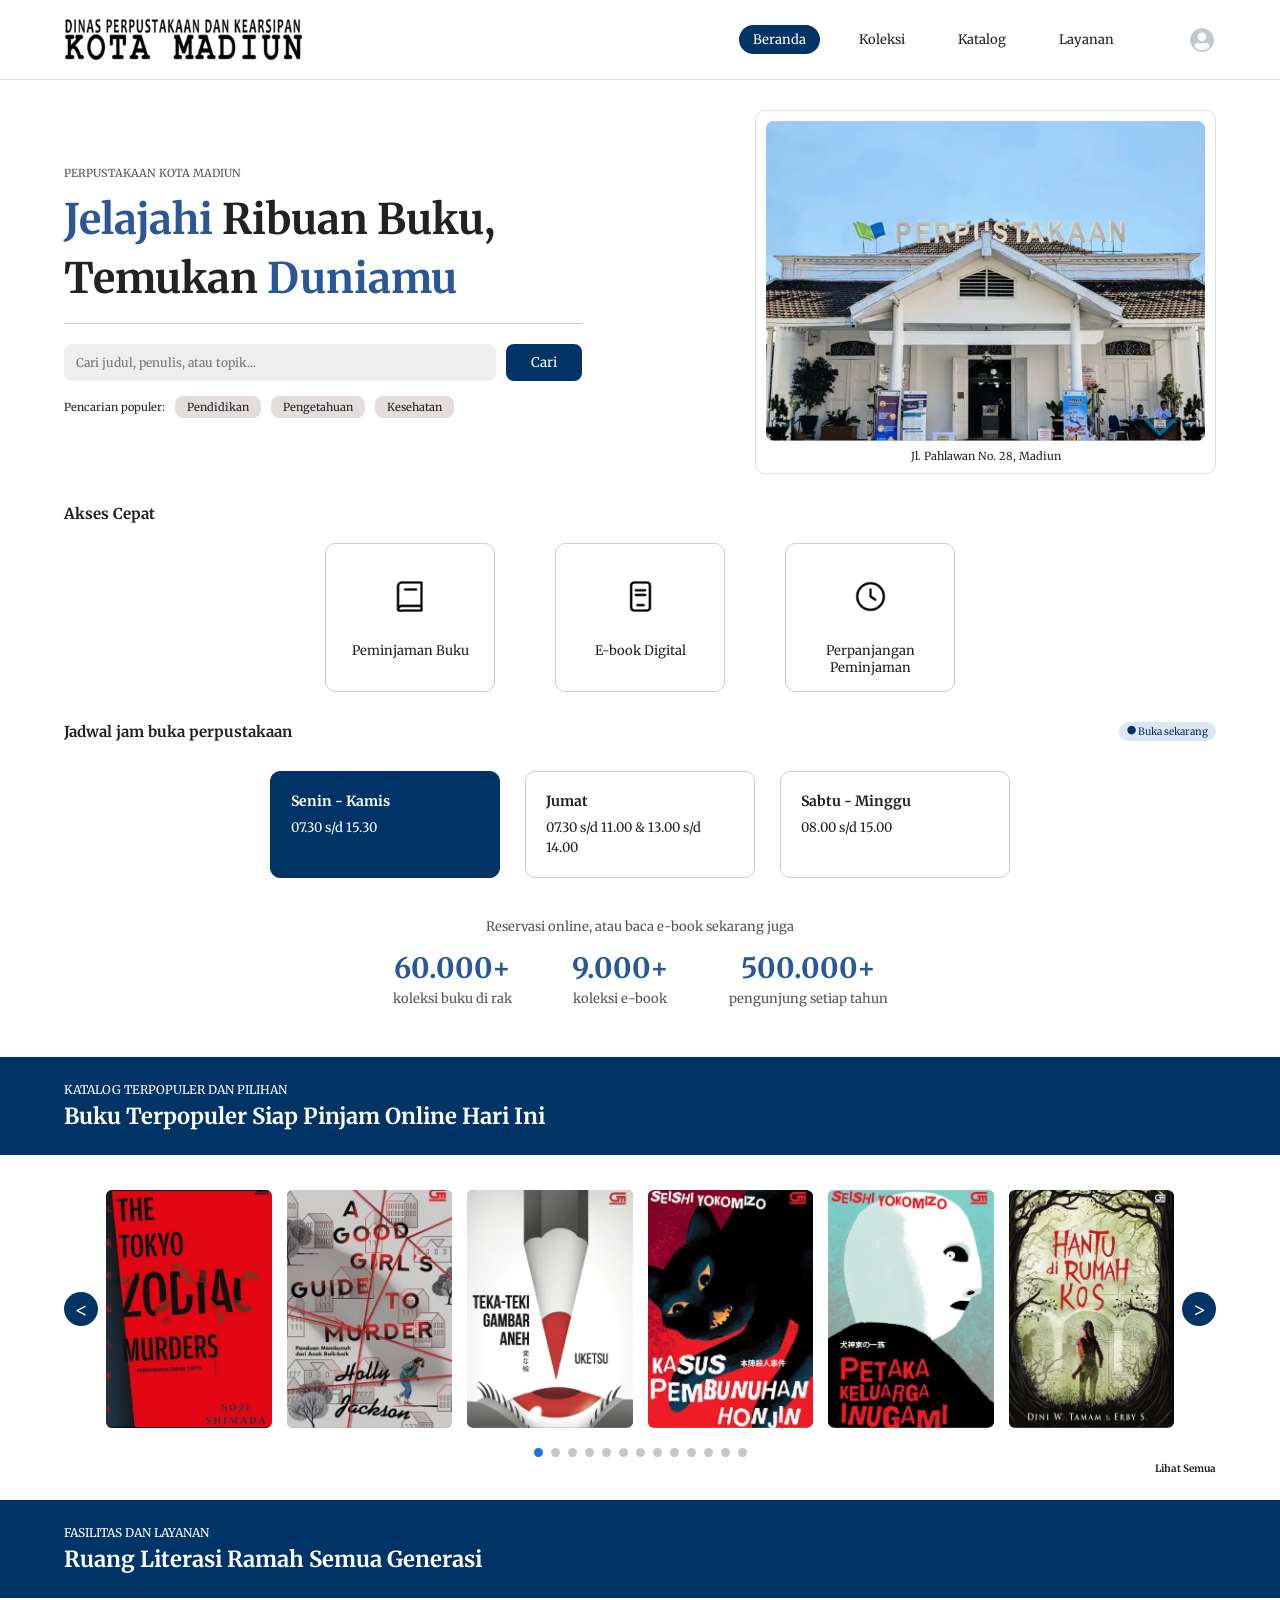
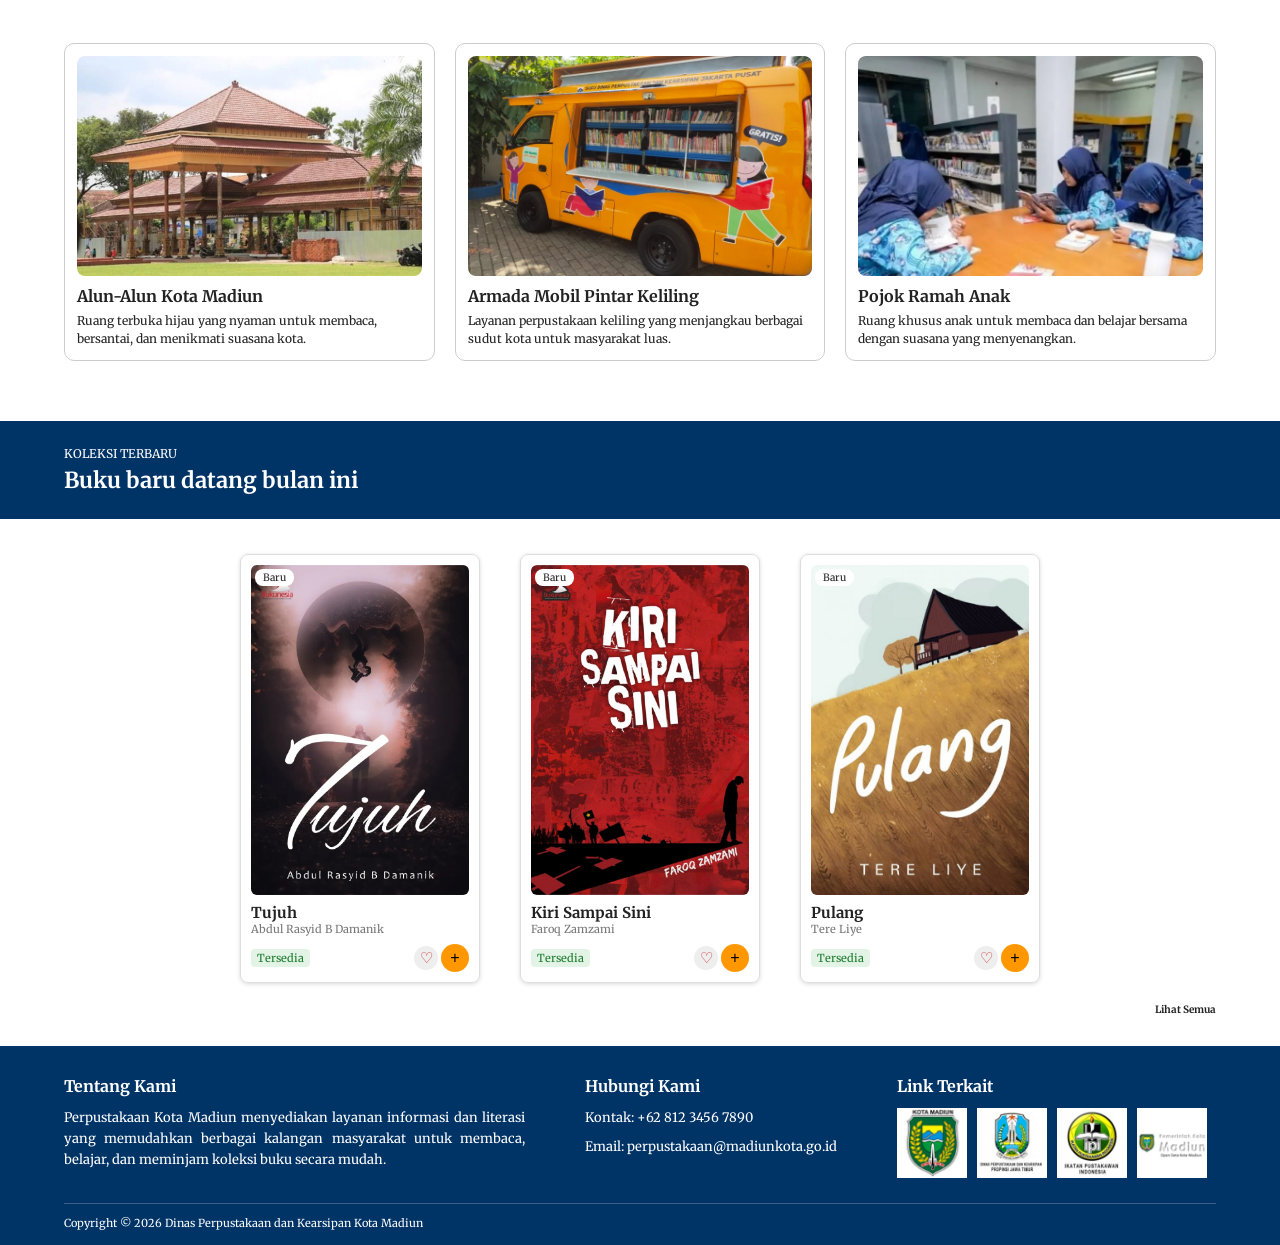
<file: index.html>
<!DOCTYPE html>
<html lang="id">
<head>
  <meta charset="UTF-8">
  <meta name="viewport" content="width=device-width, initial-scale=1.0">
  <title>Perpustakaan Kota Madiun</title>
  <link href="https://fonts.googleapis.com/css2?family=Merriweather:wght@400;700&display=swap" rel="stylesheet">
  <link rel="stylesheet" href="css/common.css">
  <link rel="stylesheet" href="css/beranda.css">
  <script src="js/page-transition.js" defer></script>
  <script src="js/data-buku.js" defer></script>
  <script src="js/koleksi-store.js" defer></script>
  <script src="js/koleksi-ui.js" defer></script>
  <script src="js/beranda.js" defer></script>
</head>
<body class="halaman-beranda">

  <!-- header -->
  <header class="header">
    <div class="header-isi">
      <!-- logo madiun -->
      <img src="image/logo.webp" alt="Logo Kota Madiun" class="logo">
       <!-- navigation -->
      <nav class="menu">
        <a href="#" aria-current="page">Beranda</a>
        <a href="html/koleksi.html">Koleksi</a>
        <a href="html/katalog.html">Katalog</a>
        <a href="html/layanan.html">Layanan</a>
      </nav>
      <a href="#" class="akun" aria-label="Profil pengguna" title="Profil pengguna">
        <img src="image/profil.webp" alt="Foto profil" class="foto-profil">
      </a>
    </div>
  </header>

  <main class="konten-beranda">
  <!-- hero section -->
  <section class="hero">
    <div class="hero-kiri">
      <p class="label-kecil">PERPUSTAKAAN KOTA MADIUN</p>
      <h1>
        <span class="biru">Jelajahi</span> Ribuan Buku,<br>
        Temukan <span class="biru">Duniamu</span>
      </h1>
      <hr>

      <form class="kotak-cari" action="katalog.html#daftar-katalog" method="get" role="search">
        <input id="pencarian-beranda" name="q" type="search" placeholder="Cari judul, penulis, atau topik...">
        <button>Cari</button>
      </form>

      <div class="populer">
        <span>Pencarian populer:</span>
        <a href="#">Pendidikan</a>
        <a href="#">Pengetahuan</a>
        <a href="#">Kesehatan</a>
      </div>
    </div>

    <div class="hero-kanan">
      <!-- foto gedung -->
      <img src="image/perpus.webp" alt="Gedung Perpustakaan">
      <p>Jl. Pahlawan No. 28, Madiun</p>
    </div>
  </section>

  <!-- menu akses cepat -->
  <section class="akses">
    <h2 class="judul-kiri">Akses Cepat</h2>
    <div class="akses-kartu">
      <a class="kartu-kecil" href="html/katalog.html">
        <img src="image/01-buku.webp" alt="Peminjaman Buku" class="ikon">
        <p>Peminjaman Buku</p>
      </a>
      <a class="kartu-kecil" href="html/katalog.html?jenis=ebook#daftar-katalog">
        <img src="image/34-ebook.webp" alt="" class="ikon">
        <p>E-book Digital</p>
      </a>
      <a class="kartu-kecil" href="html/perpanjangan.html">
        <img src="image/09-jam.webp" alt="" class="ikon">
        <p>Perpanjangan Peminjaman</p>
      </a>
    </div>
  </section>

  <!-- jadwal perpus -->
  <section class="jadwal">
    <div class="judul-jadwal-utama">
      <h2 class="judul-kiri">Jadwal jam buka perpustakaan</h2>
      <span class="badge-buka">● Buka sekarang</span>
    </div>

    <div class="jadwal-kartu">
      <div class="kotak-jadwal biru-tua">
        <h4>Senin - Kamis</h4>
        <p>07.30 s/d 15.30</p>
      </div>

      <div class="kotak-jadwal">
        <h4>Jumat</h4>
        <p>07.30 s/d 11.00 &amp; 13.00 s/d 14.00</p>
      </div>

      <div class="kotak-jadwal">
        <h4>Sabtu - Minggu</h4>
        <p>08.00 s/d 15.00</p>
      </div>
    </div>

    <p class="reservasi">Reservasi online, atau baca e-book sekarang juga</p>

    <div class="statistik">
      <div>
        <h3>60.000+</h3>
        <p>koleksi buku di rak</p>
      </div>
      <div>
        <h3>9.000+</h3>
        <p>koleksi e-book</p>
      </div>
      <div>
        <h3>500.000+</h3>
        <p>pengunjung setiap tahun</p>
      </div>
    </div>
  </section>

  <!-- buku populer -->
  <div class="pita">
    <small>KATALOG TERPOPULER DAN PILIHAN</small>
    <h2>Buku Terpopuler Siap Pinjam Online Hari Ini</h2>
  </div>

  <section class="populer-buku">
    <div class="carousel-populer">
      <div class="jendela-populer">
        <div class="jalur-populer" id="jalur-populer">
          <div class="halaman-populer">
            <a class="sampul-populer tautan-detail-buku" href="html/detail-buku.html?id=tokyo-zodiac" aria-label="Buka detail The Tokyo Zodiac Murders">
              <img src="image/cover/cover1.webp" alt="Sampul The Tokyo Zodiac Murders">
              <span class="buka-buku">Buka</span>
            </a>
            <a class="sampul-populer tautan-detail-buku" href="html/detail-buku.html?id=good-girl-murder" aria-label="Buka detail A Good Girl's Guide to Murder">
              <img src="image/cover/cover2.webp" alt="Sampul A Good Girl's Guide to Murder">
              <span class="buka-buku">Buka</span>
            </a>
            <a class="sampul-populer tautan-detail-buku" href="html/detail-buku.html?id=teka-teki-gambar-aneh" aria-label="Buka detail Teka-Teki Gambar Aneh">
              <img src="image/cover/cover3.webp" alt="Sampul Teka-Teki Gambar Aneh">
              <span class="buka-buku">Buka</span>
            </a>
            <a class="sampul-populer tautan-detail-buku" href="html/detail-buku.html?id=kasus-honjin" aria-label="Buka detail Kasus Pembunuhan Honjin">
              <img src="image/cover/cover4.webp" alt="Sampul Kasus Pembunuhan Honjin">
              <span class="buka-buku">Buka</span>
            </a>
            <a class="sampul-populer tautan-detail-buku" href="html/detail-buku.html?id=petaka-inugami" aria-label="Buka detail Petaka Keluarga Inugami">
              <img src="image/cover/cover5.webp" alt="Sampul Petaka Keluarga Inugami">
              <span class="buka-buku">Buka</span>
            </a>
            <a class="sampul-populer tautan-detail-buku" href="html/detail-buku.html?id=hantu-rumah-kos" aria-label="Buka detail Hantu di Rumah Kos">
              <img src="image/cover/cover6.webp" alt="Sampul Hantu di Rumah Kos">
              <span class="buka-buku">Buka</span>
            </a>
          </div>
        </div>
      </div>
      <button class="panah-populer" id="panah-populer" type="button" aria-label="Halaman buku populer berikutnya">&gt;</button>
      <button class="panah-populer panah-populer-kiri" id="panah-populer-sebelumnya" type="button" aria-label="Halaman buku populer sebelumnya">&lt;</button>
    </div>

    <div class="indikator-populer" id="indikator-populer" role="group" aria-label="Halaman buku populer"></div>

    <a href="html/katalog.html" class="lihat-semua">Lihat Semua</a>
  </section>

  <!-- ruang fasilitas -->
  <div class="pita">
    <small>FASILITAS DAN LAYANAN</small>
    <h2>Ruang Literasi Ramah Semua Generasi</h2>
  </div>

  <section class="fasilitas">
    <div class="kartu-fasilitas">
      <img src="image/fasilitas1.webp" alt="Fasilitas 1">
      <h4>Alun-Alun Kota Madiun</h4>
      <p>Ruang terbuka hijau yang nyaman untuk membaca, bersantai, dan menikmati suasana kota.</p>
    </div>

    <div class="kartu-fasilitas">
      <img src="image/fasilitas2.webp" alt="Fasilitas 2">
      <h4>Armada Mobil Pintar Keliling</h4>
      <p>Layanan perpustakaan keliling yang menjangkau berbagai sudut kota untuk masyarakat luas.</p>
    </div>

    <div class="kartu-fasilitas">
      <img src="image/fasilitas3.webp" alt="Fasilitas 3">
      <h4>Pojok Ramah Anak</h4>
      <p>Ruang khusus anak untuk membaca dan belajar bersama dengan suasana yang menyenangkan.</p>
    </div>
  </section>

  <!-- buku baru -->
  <div class="pita">
    <small>KOLEKSI TERBARU</small>
    <h2>Buku baru datang bulan ini</h2>
  </div>

  <section class="buku-baru">
    <div class="kartu-buku" data-book-id="tujuh">
      <span class="badge-baru">Baru</span>
      <a class="tautan-detail-buku" href="html/detail-buku.html?id=tujuh">
        <img src="image/cover/baru1.webp" alt="Sampul Tujuh">
        <h4>Tujuh</h4>
      </a>
      <p class="penulis">Abdul Rasyid B Damanik</p>
      <div class="bawah-kartu">
        <span class="status">Tersedia</span>
        <div>
          <button class="tombol-bulat aksi-favorit" type="button" data-aksi-favorit aria-label="Tambahkan Tujuh ke favorit" aria-pressed="false">♡</button>
          <button class="tombol-bulat oranye aksi-simpan" type="button" data-aksi-simpan aria-label="Simpan Tujuh ke koleksi">+</button>
        </div>
      </div>
    </div>

    <div class="kartu-buku" data-book-id="kiri-sampai-sini">
      <span class="badge-baru">Baru</span>
      <a class="tautan-detail-buku" href="html/detail-buku.html?id=kiri-sampai-sini">
        <img src="image/cover/baru3.webp" alt="Sampul Kiri Sampai Sini">
        <h4>Kiri Sampai Sini</h4>
      </a>
      <p class="penulis">Faroq Zamzami</p>
      <div class="bawah-kartu">
        <span class="status">Tersedia</span>
        <div>
          <button class="tombol-bulat aksi-favorit" type="button" data-aksi-favorit aria-label="Tambahkan Kiri Sampai Sini ke favorit" aria-pressed="false">♡</button>
          <button class="tombol-bulat oranye aksi-simpan" type="button" data-aksi-simpan aria-label="Simpan Kiri Sampai Sini ke koleksi">+</button>
        </div>
      </div>
    </div>

    <div class="kartu-buku" data-book-id="pulang">
      <span class="badge-baru">Baru</span>
      <a class="tautan-detail-buku" href="html/detail-buku.html?id=pulang">
        <img src="image/cover/baru2.webp" alt="Sampul Pulang">
        <h4>Pulang</h4>
      </a>
      <p class="penulis">Tere Liye</p>
      <div class="bawah-kartu">
        <span class="status">Tersedia</span>
        <div>
          <button class="tombol-bulat aksi-favorit" type="button" data-aksi-favorit aria-label="Tambahkan Pulang ke favorit" aria-pressed="false">♡</button>
          <button class="tombol-bulat oranye aksi-simpan" type="button" data-aksi-simpan aria-label="Simpan Pulang ke koleksi">+</button>
        </div>
      </div>
    </div>
  </section>

  <a href="#" class="lihat-semua kanan">Lihat Semua</a>
  </main>

  <!-- footer -->
  <footer class="footer">
    <div class="footer-isi">
      <div class="footer-kolom lebar">
        <h4>Tentang Kami</h4>
        <p>Perpustakaan Kota Madiun menyediakan layanan informasi dan literasi yang memudahkan berbagai kalangan masyarakat untuk membaca, belajar, dan meminjam koleksi buku secara mudah.</p>
      </div>

      <div class="footer-kolom">
        <h4>Hubungi Kami</h4>
        <p>Kontak: +62 812 3456 7890</p>
        <p>Email: perpustakaan@madiunkota.go.id</p>
      </div>

      <div class="footer-kolom">
        <h4>Link Terkait</h4>
         <!-- gambar link -->
        <div class="logo-footer">
          <a href="https://www.madiunkota.go.id/" target="_blank" rel="noopener" title="Link 1">
            <img src="image/link1.webp" alt="Link 1">
          </a>
          <a href="https://disperpusip.jatimprov.go.id/" target="_blank" rel="noopener" title="Link 2">
            <img src="image/link2.webp" alt="Link 2">
          </a>
          <a href="https://perpusnas.go.id/berita/ikatan-pustakawan-indonesia-didorong-memiliki-peran-dalam-pengembangan-perpustakaan" target="_blank" rel="noopener" title="Link 3">
            <img src="image/link3.webp" alt="Link 3">
          </a>
          <a href="https://www.madiunkota.go.id/" target="_blank" rel="noopener" title="Link 4">
            <img src="image/link4.webp" alt="Link 4">
          </a>
        </div>
      </div>
    </div>

    <p class="copyright">Copyright © 2026 Dinas Perpustakaan dan Kearsipan Kota Madiun</p>
  </footer>

</body>
</html>
</file>
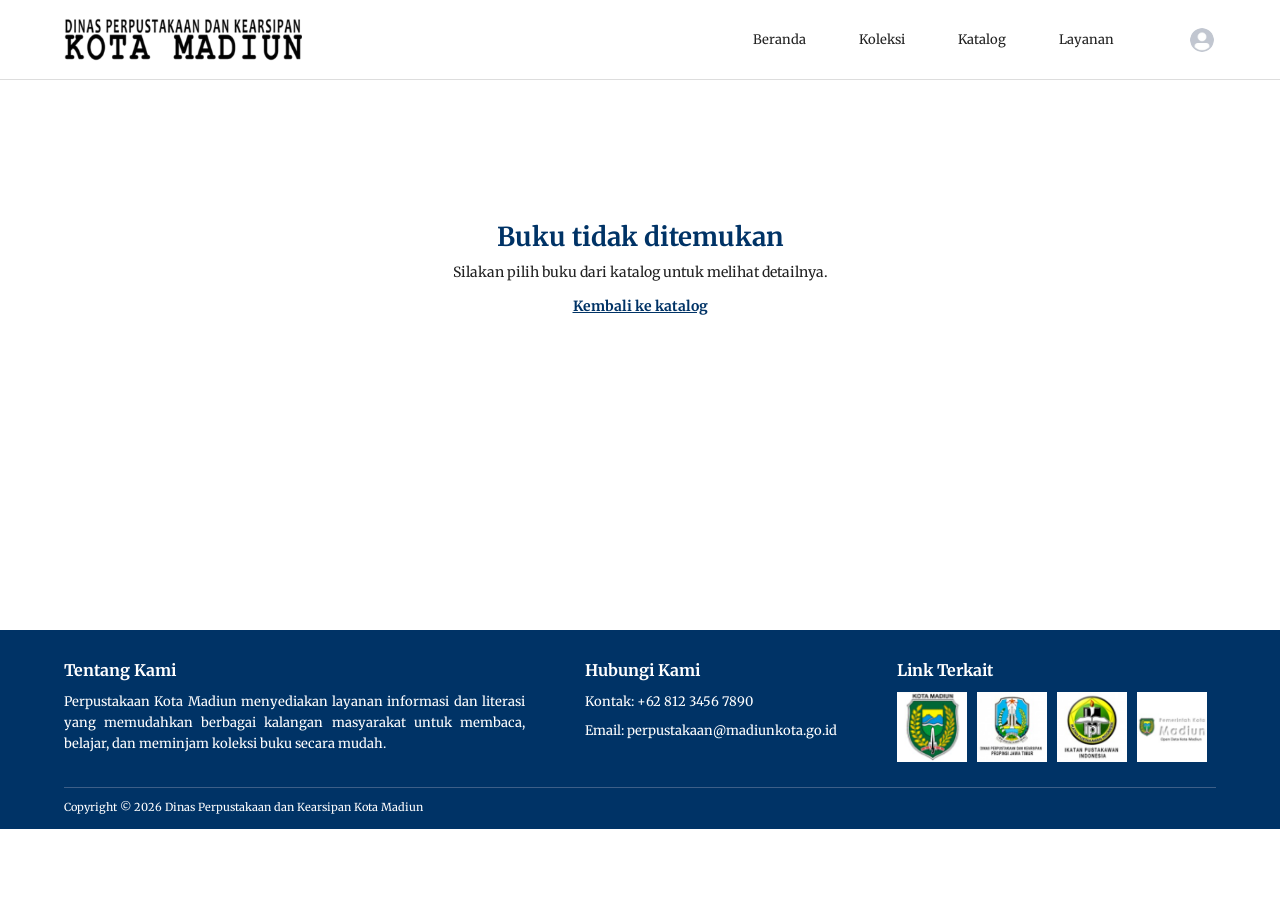
<file: detail-buku.html>
<!DOCTYPE html>
<html lang="id">
<head>
  <meta charset="UTF-8">
  <meta name="viewport" content="width=device-width, initial-scale=1.0">
  <title>Detail Buku - Perpustakaan Kota Madiun</title>
  <link href="https://fonts.googleapis.com/css2?family=Merriweather:wght@400;700&display=swap" rel="stylesheet">
  <link rel="stylesheet" href="common.css">
  <link rel="stylesheet" href="detail-buku.css">
  <script src="page-transition.js" defer></script>
  <script src="data-buku.js" defer></script>
  <script src="koleksi-store.js" defer></script>
  <script src="detail-buku.js" defer></script>
  <script src="koleksi-ui.js" defer></script>
</head>
<body class="halaman-detail-buku">
  <!-- Header dan navigasi -->
  <header class="header">
    <div class="header-isi">
      <a href="index.html" aria-label="Beranda Perpustakaan Kota Madiun">
        <img src="image/logo.webp" alt="Logo Kota Madiun" class="logo">
      </a>
      <nav class="menu" aria-label="Navigasi utama">
        <a href="index.html">Beranda</a>
        <a href="koleksi.html">Koleksi</a>
        <a href="katalog.html">Katalog</a>
        <a href="#">Layanan</a>
      </nav>
      <a href="#" class="akun" aria-label="Profil pengguna" title="Profil pengguna">
        <img src="image/profil.webp" alt="Foto profil" class="foto-profil">
      </a>
    </div>
  </header>

  <main class="detail-buku-main">
    <article class="detail-buku" id="detail-buku" hidden>
      <div class="detail-buku-kiri">
        <img class="detail-buku-sampul" id="detail-buku-sampul" alt="">
        <div class="detail-buku-aksi">
          <button class="tombol-detail utama" type="button">Baca Online</button>
          <a class="tombol-detail" id="detail-buku-reservasi" href="#">Reservasi</a>
          <button class="tombol-detail" id="detail-buku-simpan" type="button" data-aksi-simpan>Simpan</button>
        </div>
      </div>
      <div class="detail-buku-info">
        <h1 id="detail-buku-judul"></h1>
        <p class="detail-buku-meta" id="detail-buku-meta"></p>
        <div class="detail-buku-tag" id="detail-buku-tag" aria-label="Kategori buku"></div>
        <section class="detail-buku-sinopsis">
          <h2>Sinopsis</h2>
          <p id="detail-buku-sinopsis"></p>
        </section>
      </div>
    </article>

    <section class="detail-buku-kosong" id="detail-buku-kosong" hidden>
      <h1>Buku tidak ditemukan</h1>
      <p>Silakan pilih buku dari katalog untuk melihat detailnya.</p>
      <a href="katalog.html">Kembali ke katalog</a>
    </section>
  </main>

  <!-- Footer -->
  <footer class="footer">
    <div class="footer-isi">
      <div class="footer-kolom lebar">
        <h4>Tentang Kami</h4>
        <p>Perpustakaan Kota Madiun menyediakan layanan informasi dan literasi yang memudahkan berbagai kalangan masyarakat untuk membaca, belajar, dan meminjam koleksi buku secara mudah.</p>
      </div>
      <div class="footer-kolom">
        <h4>Hubungi Kami</h4>
        <p>Kontak: +62 812 3456 7890</p>
        <p>Email: perpustakaan@madiunkota.go.id</p>
      </div>
      <div class="footer-kolom">
        <h4>Link Terkait</h4>
        <div class="logo-footer">
          <a href="https://www.madiunkota.go.id/" target="_blank" rel="noopener" title="Pemerintah Kota Madiun">
            <img src="image/link1.webp" alt="Pemerintah Kota Madiun">
          </a>
          <a href="https://disperpusip.jatimprov.go.id/" target="_blank" rel="noopener" title="Dinas Perpustakaan dan Kearsipan Provinsi Jawa Timur">
            <img src="image/link2.webp" alt="Dinas Perpustakaan dan Kearsipan Provinsi Jawa Timur">
          </a>
          <a href="https://perpusnas.go.id/berita/ikatan-pustakawan-indonesia-didorong-memiliki-peran-dalam-pengembangan-perpustakaan" target="_blank" rel="noopener" title="Perpustakaan Nasional">
            <img src="image/link3.webp" alt="Perpustakaan Nasional">
          </a>
          <a href="https://www.madiunkota.go.id/" target="_blank" rel="noopener" title="Kota Madiun">
            <img src="image/link4.webp" alt="Kota Madiun">
          </a>
        </div>
      </div>
    </div>
    <p class="copyright">Copyright © 2026 Dinas Perpustakaan dan Kearsipan Kota Madiun</p>
  </footer>
</body>
</html>
</file>
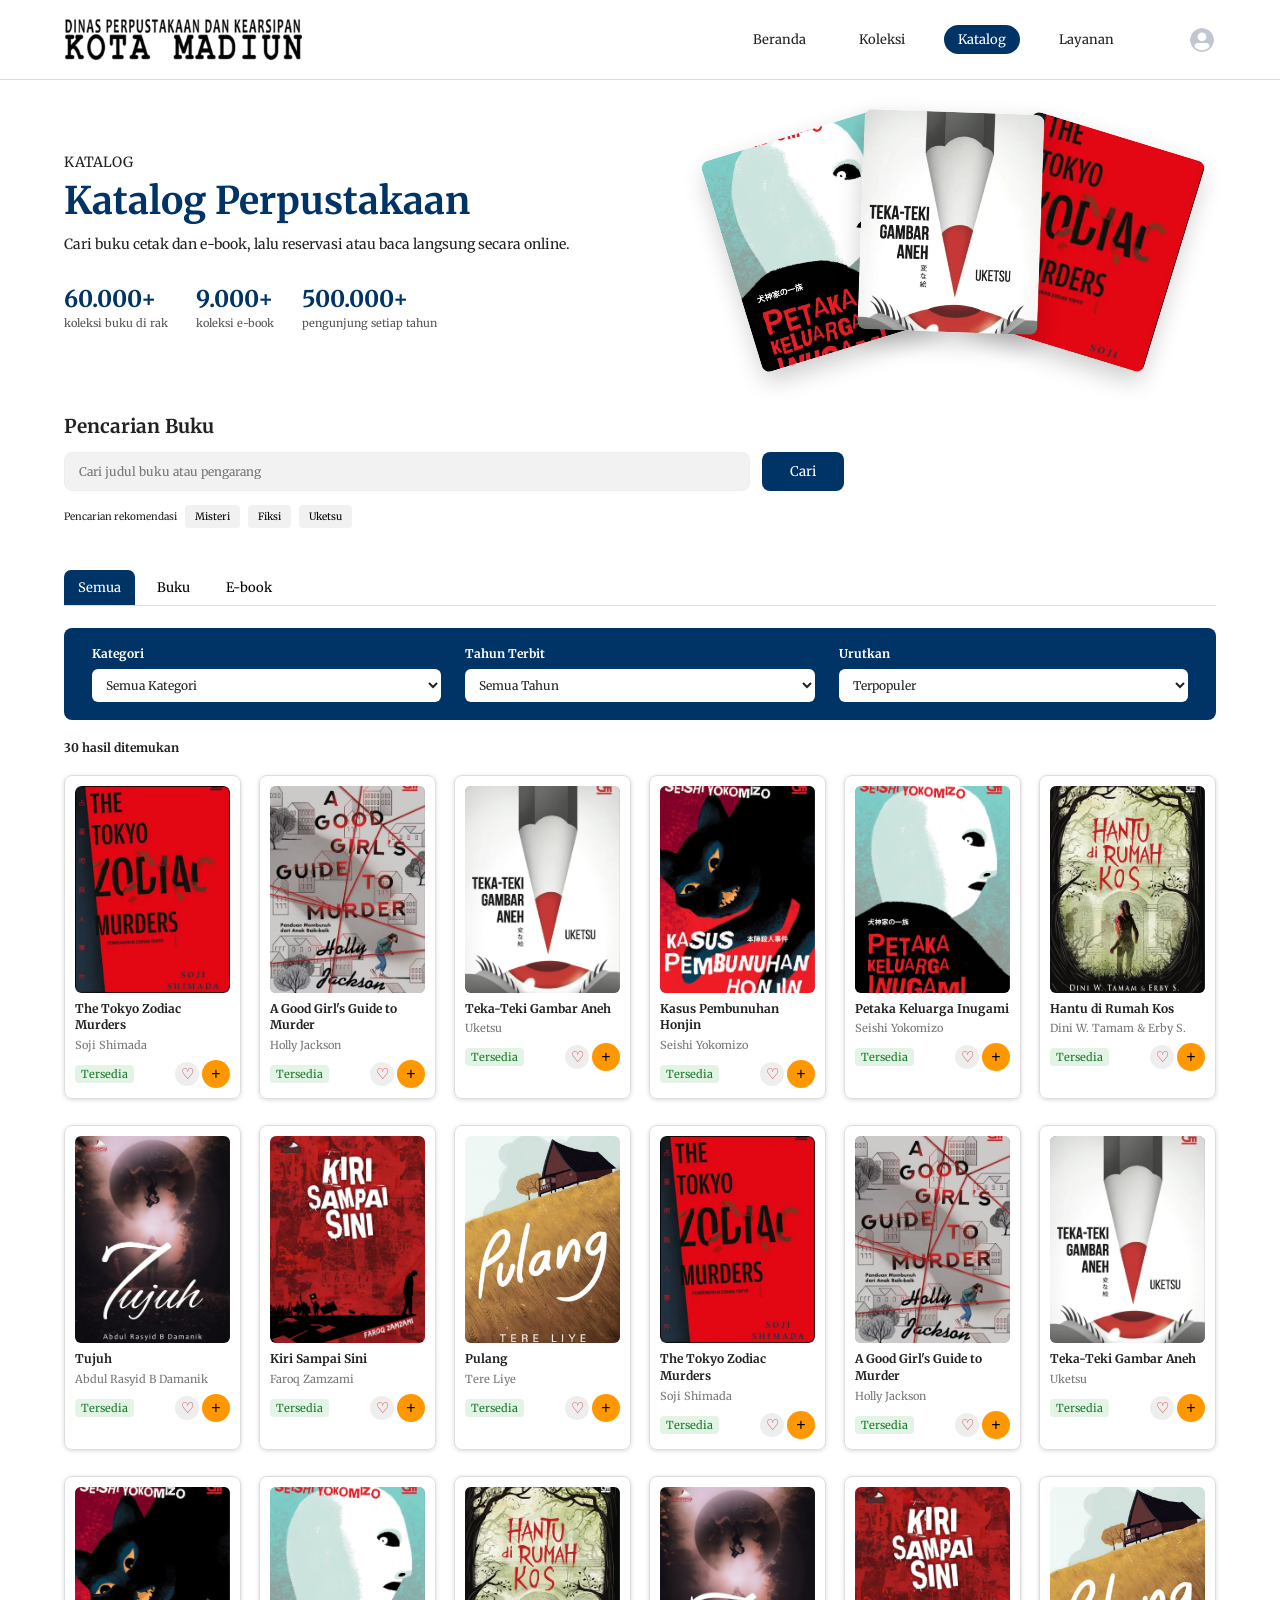
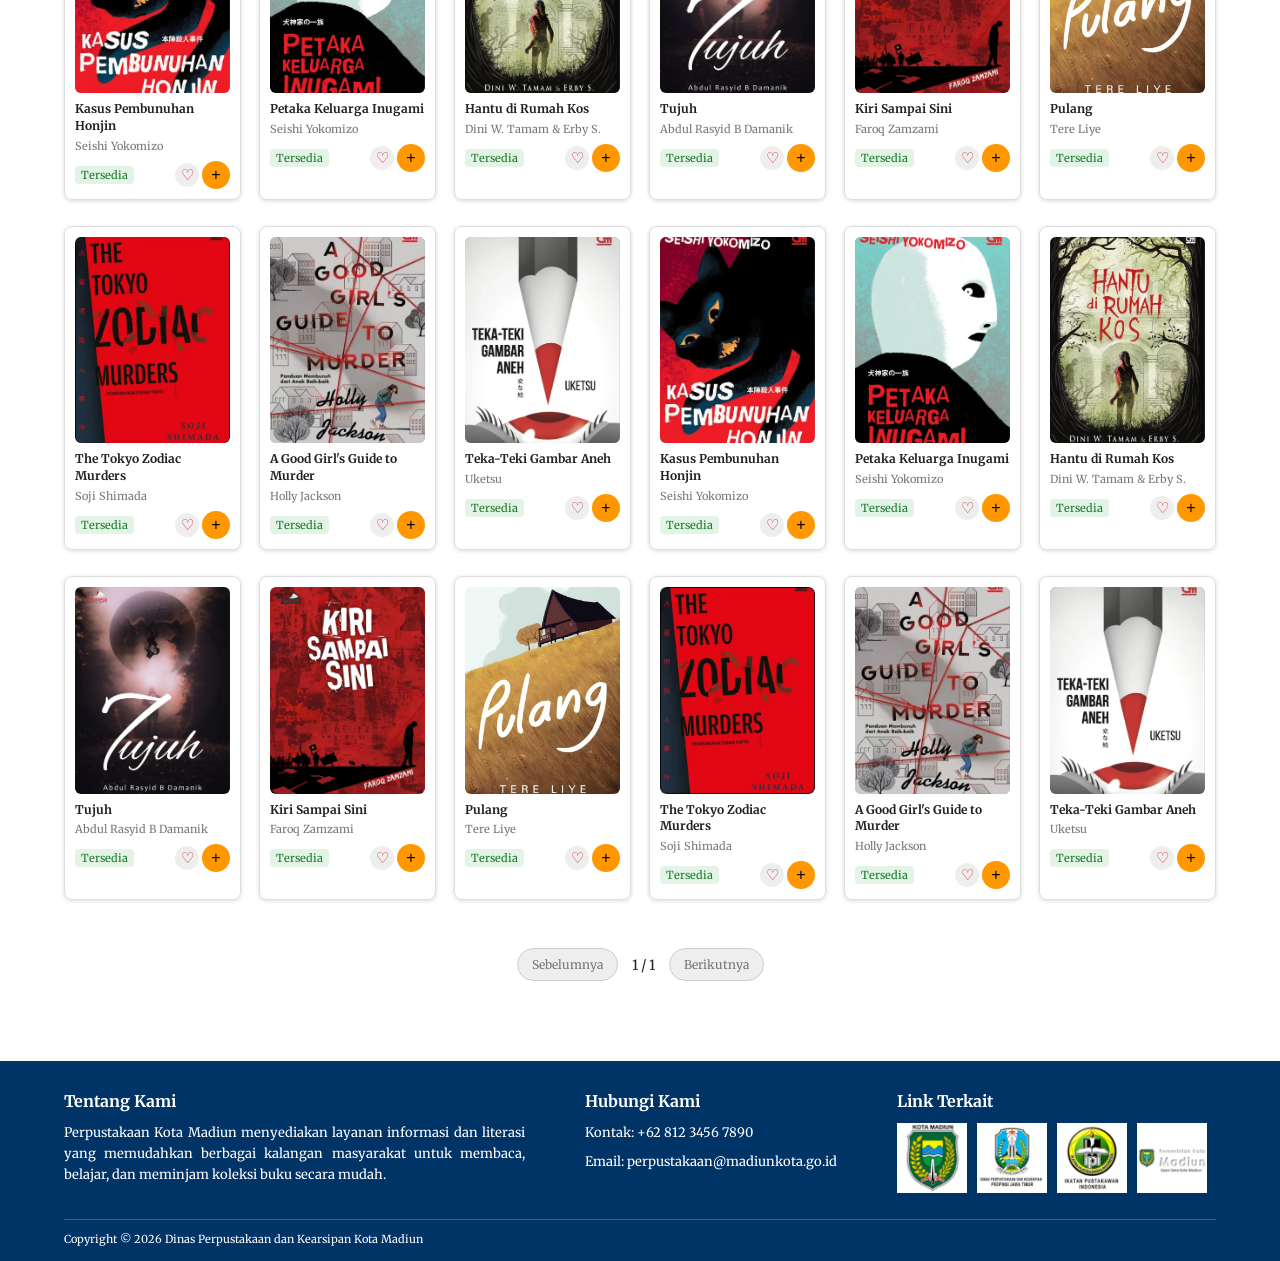
<file: katalog.html>
<!DOCTYPE html>
<html lang="id">
<head>
  <meta charset="UTF-8">
  <meta name="viewport" content="width=device-width, initial-scale=1.0">
  <title>Katalog Perpustakaan Kota Madiun</title>
  <link href="https://fonts.googleapis.com/css2?family=Merriweather:wght@400;700&display=swap" rel="stylesheet">
  <link rel="stylesheet" href="common.css">
  <link rel="stylesheet" href="katalog.css">
  <script src="page-transition.js" defer></script>
  <script src="data-buku.js" defer></script>
  <script src="koleksi-store.js" defer></script>
  <script src="script.js" defer></script>
  <script src="koleksi-ui.js" defer></script>
</head>
<body class="halaman-katalog">
  <!-- Header dan navigasi -->
  <header class="header">
    <div class="header-isi">
      <a href="index.html" aria-label="Beranda Perpustakaan Kota Madiun">
        <img src="image/logo.webp" alt="Logo Kota Madiun" class="logo">
      </a>
      <nav class="menu" aria-label="Navigasi utama">
        <a href="index.html">Beranda</a>
        <a href="koleksi.html">Koleksi</a>
        <a href="katalog.html" aria-current="page">Katalog</a>
        <a href="index.html">Layanan</a>
      </nav>
      <a href="#" class="akun" aria-label="Profil pengguna" title="Profil pengguna">
        <img src="image/profil.webp" alt="Foto profil" class="foto-profil">
      </a>
    </div>
  </header>

  <main>
    <!-- Pengantar katalog -->
    <section class="katalog-hero">
      <div class="katalog-pengantar">
        <p class="label-kecil">KATALOG</p>
        <h1>Katalog Perpustakaan</h1>
        <p class="katalog-deskripsi">Cari buku cetak dan e-book, lalu reservasi atau baca langsung secara online.</p>

        <div class="katalog-statistik">
          <div>
            <h2>60.000+</h2>
            <p>koleksi buku di rak</p>
          </div>
          <div>
            <h2>9.000+</h2>
            <p>koleksi e-book</p>
          </div>
          <div>
            <h2>500.000+</h2>
            <p>pengunjung setiap tahun</p>
          </div>
        </div>
      </div>

      <div class="katalog-visual" aria-hidden="true">
        <img class="sampul-katalog sampul-katalog-kiri" src="image/cover5.webp" alt="">
        <img class="sampul-katalog sampul-katalog-tengah" src="image/cover3.webp" alt="">
        <img class="sampul-katalog sampul-katalog-kanan" src="image/cover1.webp" alt="">
      </div>
    </section>

    <!-- Pencarian katalog -->
    <section class="katalog-pencarian" aria-labelledby="judul-pencarian-katalog">
      <h2 id="judul-pencarian-katalog">Pencarian Buku</h2>
      <form class="katalog-form-cari" role="search">
        <label class="sr-only" for="katalog-query">Cari judul atau pengarang</label>
        <input id="katalog-query" type="search" placeholder="Cari judul buku atau pengarang">
        <button type="submit">Cari</button>
      </form>

      <div class="katalog-rekomendasi">
        <span>Pencarian rekomendasi</span>
        <button type="button" data-kategori="misteri">Misteri</button>
        <button type="button" data-kategori="fiksi">Fiksi</button>
        <button type="button" data-query="Uketsu">Uketsu</button>
      </div>
    </section>

    <!-- Daftar dan filter buku -->
    <section class="katalog-daftar" id="daftar-katalog" aria-label="Daftar koleksi buku">
      <div class="katalog-tabs" role="group" aria-label="Jenis koleksi">
        <button type="button" class="aktif" data-tipe="semua" aria-pressed="true">Semua</button>
        <button type="button" data-tipe="buku" aria-pressed="false">Buku</button>
        <button type="button" data-tipe="ebook" aria-pressed="false">E-book</button>
      </div>

      <div class="katalog-filter">
        <label>
          <span>Kategori</span>
          <select id="filter-kategori">
            <option value="semua">Semua Kategori</option>
            <option value="misteri">Misteri</option>
            <option value="fiksi">Fiksi</option>
          </select>
        </label>
        <label>
          <span>Tahun Terbit</span>
          <select id="filter-tahun">
            <option value="semua">Semua Tahun</option>
            <option value="tidak-dicantumkan">Tahun tidak dicantumkan</option>
          </select>
        </label>
        <label>
          <span>Urutkan</span>
          <select id="urutkan-katalog">
            <option value="populer">Terpopuler</option>
            <option value="judul-az">Judul A-Z</option>
            <option value="judul-za">Judul Z-A</option>
          </select>
        </label>
      </div>

      <p class="katalog-jumlah" aria-live="polite">9 hasil ditemukan</p>

      <div class="katalog-grid">
        <article class="kartu-buku item-katalog" data-id="tokyo-zodiac" data-tipe="buku" data-kategori="misteri" data-tahun="tidak-dicantumkan" data-populer="9" data-judul="The Tokyo Zodiac Murders" data-pengarang="Soji Shimada">
          <a class="tautan-detail-buku" href="detail-buku.html?id=tokyo-zodiac">
            <img src="image/cover1.webp" alt="Sampul The Tokyo Zodiac Murders">
            <h3>The Tokyo Zodiac Murders</h3>
          </a>
          <p class="penulis">Soji Shimada</p>
          <div class="bawah-kartu">
            <span class="status">Tersedia</span>
            <div>
              <button class="tombol-bulat aksi-favorit" type="button" data-aksi-favorit aria-label="Tambahkan The Tokyo Zodiac Murders ke favorit" aria-pressed="false">♡</button>
              <button class="tombol-bulat oranye aksi-simpan" type="button" data-aksi-simpan aria-label="Simpan The Tokyo Zodiac Murders ke koleksi">+</button>
            </div>
          </div>
        </article>

        <article class="kartu-buku item-katalog" data-id="good-girl-murder" data-tipe="buku" data-kategori="misteri" data-tahun="tidak-dicantumkan" data-populer="8" data-judul="A Good Girl's Guide to Murder" data-pengarang="Holly Jackson">
          <a class="tautan-detail-buku" href="detail-buku.html?id=good-girl-murder">
            <img src="image/cover2.webp" alt="Sampul A Good Girl's Guide to Murder">
            <h3>A Good Girl's Guide to Murder</h3>
          </a>
          <p class="penulis">Holly Jackson</p>
          <div class="bawah-kartu">
            <span class="status">Tersedia</span>
            <div>
              <button class="tombol-bulat aksi-favorit" type="button" data-aksi-favorit aria-label="Tambahkan A Good Girl's Guide to Murder ke favorit" aria-pressed="false">♡</button>
              <button class="tombol-bulat oranye aksi-simpan" type="button" data-aksi-simpan aria-label="Simpan A Good Girl's Guide to Murder ke koleksi">+</button>
            </div>
          </div>
        </article>

        <article class="kartu-buku item-katalog" data-id="teka-teki-gambar-aneh" data-tipe="buku" data-kategori="misteri" data-tahun="tidak-dicantumkan" data-populer="7" data-judul="Teka-Teki Gambar Aneh" data-pengarang="Uketsu">
          <a class="tautan-detail-buku" href="detail-buku.html?id=teka-teki-gambar-aneh">
            <img src="image/cover3.webp" alt="Sampul Teka-Teki Gambar Aneh">
            <h3>Teka-Teki Gambar Aneh</h3>
          </a>
          <p class="penulis">Uketsu</p>
          <div class="bawah-kartu">
            <span class="status">Tersedia</span>
            <div>
              <button class="tombol-bulat aksi-favorit" type="button" data-aksi-favorit aria-label="Tambahkan Teka-Teki Gambar Aneh ke favorit" aria-pressed="false">♡</button>
              <button class="tombol-bulat oranye aksi-simpan" type="button" data-aksi-simpan aria-label="Simpan Teka-Teki Gambar Aneh ke koleksi">+</button>
            </div>
          </div>
        </article>

        <article class="kartu-buku item-katalog" data-id="kasus-honjin" data-tipe="buku" data-kategori="misteri" data-tahun="tidak-dicantumkan" data-populer="6" data-judul="Kasus Pembunuhan Honjin" data-pengarang="Seishi Yokomizo">
          <a class="tautan-detail-buku" href="detail-buku.html?id=kasus-honjin">
            <img src="image/cover4.webp" alt="Sampul Kasus Pembunuhan Honjin">
            <h3>Kasus Pembunuhan Honjin</h3>
          </a>
          <p class="penulis">Seishi Yokomizo</p>
          <div class="bawah-kartu">
            <span class="status">Tersedia</span>
            <div>
              <button class="tombol-bulat aksi-favorit" type="button" data-aksi-favorit aria-label="Tambahkan Kasus Pembunuhan Honjin ke favorit" aria-pressed="false">♡</button>
              <button class="tombol-bulat oranye aksi-simpan" type="button" data-aksi-simpan aria-label="Simpan Kasus Pembunuhan Honjin ke koleksi">+</button>
            </div>
          </div>
        </article>

        <article class="kartu-buku item-katalog" data-id="petaka-inugami" data-tipe="buku" data-kategori="misteri" data-tahun="tidak-dicantumkan" data-populer="5" data-judul="Petaka Keluarga Inugami" data-pengarang="Seishi Yokomizo">
          <a class="tautan-detail-buku" href="detail-buku.html?id=petaka-inugami">
            <img src="image/cover5.webp" alt="Sampul Petaka Keluarga Inugami">
            <h3>Petaka Keluarga Inugami</h3>
          </a>
          <p class="penulis">Seishi Yokomizo</p>
          <div class="bawah-kartu">
            <span class="status">Tersedia</span>
            <div>
              <button class="tombol-bulat aksi-favorit" type="button" data-aksi-favorit aria-label="Tambahkan Petaka Keluarga Inugami ke favorit" aria-pressed="false">♡</button>
              <button class="tombol-bulat oranye aksi-simpan" type="button" data-aksi-simpan aria-label="Simpan Petaka Keluarga Inugami ke koleksi">+</button>
            </div>
          </div>
        </article>

        <article class="kartu-buku item-katalog" data-id="hantu-rumah-kos" data-tipe="buku" data-kategori="misteri" data-tahun="tidak-dicantumkan" data-populer="4" data-judul="Hantu di Rumah Kos" data-pengarang="Dini W. Tamam &amp; Erby S.">
          <a class="tautan-detail-buku" href="detail-buku.html?id=hantu-rumah-kos">
            <img src="image/cover6.webp" alt="Sampul Hantu di Rumah Kos">
            <h3>Hantu di Rumah Kos</h3>
          </a>
          <p class="penulis">Dini W. Tamam &amp; Erby S.</p>
          <div class="bawah-kartu">
            <span class="status">Tersedia</span>
            <div>
              <button class="tombol-bulat aksi-favorit" type="button" data-aksi-favorit aria-label="Tambahkan Hantu di Rumah Kos ke favorit" aria-pressed="false">♡</button>
              <button class="tombol-bulat oranye aksi-simpan" type="button" data-aksi-simpan aria-label="Simpan Hantu di Rumah Kos ke koleksi">+</button>
            </div>
          </div>
        </article>

        <article class="kartu-buku item-katalog" data-id="tujuh" data-tipe="buku" data-kategori="fiksi" data-tahun="tidak-dicantumkan" data-populer="3" data-judul="Tujuh" data-pengarang="Abdul Rasyid B Damanik">
          <a class="tautan-detail-buku" href="detail-buku.html?id=tujuh">
            <img src="image/baru1.webp" alt="Sampul Tujuh">
            <h3>Tujuh</h3>
          </a>
          <p class="penulis">Abdul Rasyid B Damanik</p>
          <div class="bawah-kartu">
            <span class="status">Tersedia</span>
            <div>
              <button class="tombol-bulat aksi-favorit" type="button" data-aksi-favorit aria-label="Tambahkan Tujuh ke favorit" aria-pressed="false">♡</button>
              <button class="tombol-bulat oranye aksi-simpan" type="button" data-aksi-simpan aria-label="Simpan Tujuh ke koleksi">+</button>
            </div>
          </div>
        </article>

        <article class="kartu-buku item-katalog" data-id="kiri-sampai-sini" data-tipe="buku" data-kategori="fiksi" data-tahun="tidak-dicantumkan" data-populer="2" data-judul="Kiri Sampai Sini" data-pengarang="Faroq Zamzami">
          <a class="tautan-detail-buku" href="detail-buku.html?id=kiri-sampai-sini">
            <img src="image/baru3.webp" alt="Sampul Kiri Sampai Sini">
            <h3>Kiri Sampai Sini</h3>
          </a>
          <p class="penulis">Faroq Zamzami</p>
          <div class="bawah-kartu">
            <span class="status">Tersedia</span>
            <div>
              <button class="tombol-bulat aksi-favorit" type="button" data-aksi-favorit aria-label="Tambahkan Kiri Sampai Sini ke favorit" aria-pressed="false">♡</button>
              <button class="tombol-bulat oranye aksi-simpan" type="button" data-aksi-simpan aria-label="Simpan Kiri Sampai Sini ke koleksi">+</button>
            </div>
          </div>
        </article>

        <article class="kartu-buku item-katalog" data-id="pulang" data-tipe="buku" data-kategori="fiksi" data-tahun="tidak-dicantumkan" data-populer="1" data-judul="Pulang" data-pengarang="Tere Liye">
          <a class="tautan-detail-buku" href="detail-buku.html?id=pulang">
            <img src="image/baru2.webp" alt="Sampul Pulang">
            <h3>Pulang</h3>
          </a>
          <p class="penulis">Tere Liye</p>
          <div class="bawah-kartu">
            <span class="status">Tersedia</span>
            <div>
              <button class="tombol-bulat aksi-favorit" type="button" data-aksi-favorit aria-label="Tambahkan Pulang ke favorit" aria-pressed="false">♡</button>
              <button class="tombol-bulat oranye aksi-simpan" type="button" data-aksi-simpan aria-label="Simpan Pulang ke koleksi">+</button>
            </div>
          </div>
        </article>
      </div>

      <p class="katalog-kosong" hidden>Tidak ada koleksi yang sesuai dengan filter atau pencarian.</p>

      <nav class="katalog-paginasi" aria-label="Navigasi halaman katalog">
        <button type="button" disabled>Sebelumnya</button>
        <span>1 / 1</span>
        <button type="button" disabled>Berikutnya</button>
      </nav>
    </section>
  </main>

  <!-- Footer -->
  <footer class="footer">
    <div class="footer-isi">
      <div class="footer-kolom lebar">
        <h4>Tentang Kami</h4>
        <p>Perpustakaan Kota Madiun menyediakan layanan informasi dan literasi yang memudahkan berbagai kalangan masyarakat untuk membaca, belajar, dan meminjam koleksi buku secara mudah.</p>
      </div>
      <div class="footer-kolom">
        <h4>Hubungi Kami</h4>
        <p>Kontak: +62 812 3456 7890</p>
        <p>Email: perpustakaan@madiunkota.go.id</p>
      </div>
      <div class="footer-kolom">
        <h4>Link Terkait</h4>
        <div class="logo-footer">
          <a href="https://www.madiunkota.go.id/" target="_blank" rel="noopener" title="Pemerintah Kota Madiun">
            <img src="image/link1.webp" alt="Pemerintah Kota Madiun">
          </a>
          <a href="https://disperpusip.jatimprov.go.id/" target="_blank" rel="noopener" title="Dinas Perpustakaan dan Kearsipan Provinsi Jawa Timur">
            <img src="image/link2.webp" alt="Dinas Perpustakaan dan Kearsipan Provinsi Jawa Timur">
          </a>
          <a href="https://perpusnas.go.id/berita/ikatan-pustakawan-indonesia-didorong-memiliki-peran-dalam-pengembangan-perpustakaan" target="_blank" rel="noopener" title="Perpustakaan Nasional">
            <img src="image/link3.webp" alt="Perpustakaan Nasional">
          </a>
          <a href="https://www.madiunkota.go.id/" target="_blank" rel="noopener" title="Kota Madiun">
            <img src="image/link4.webp" alt="Kota Madiun">
          </a>
        </div>
      </div>
    </div>
    <p class="copyright">Copyright © 2026 Dinas Perpustakaan dan Kearsipan Kota Madiun</p>
  </footer>

</body>
</html>
</file>
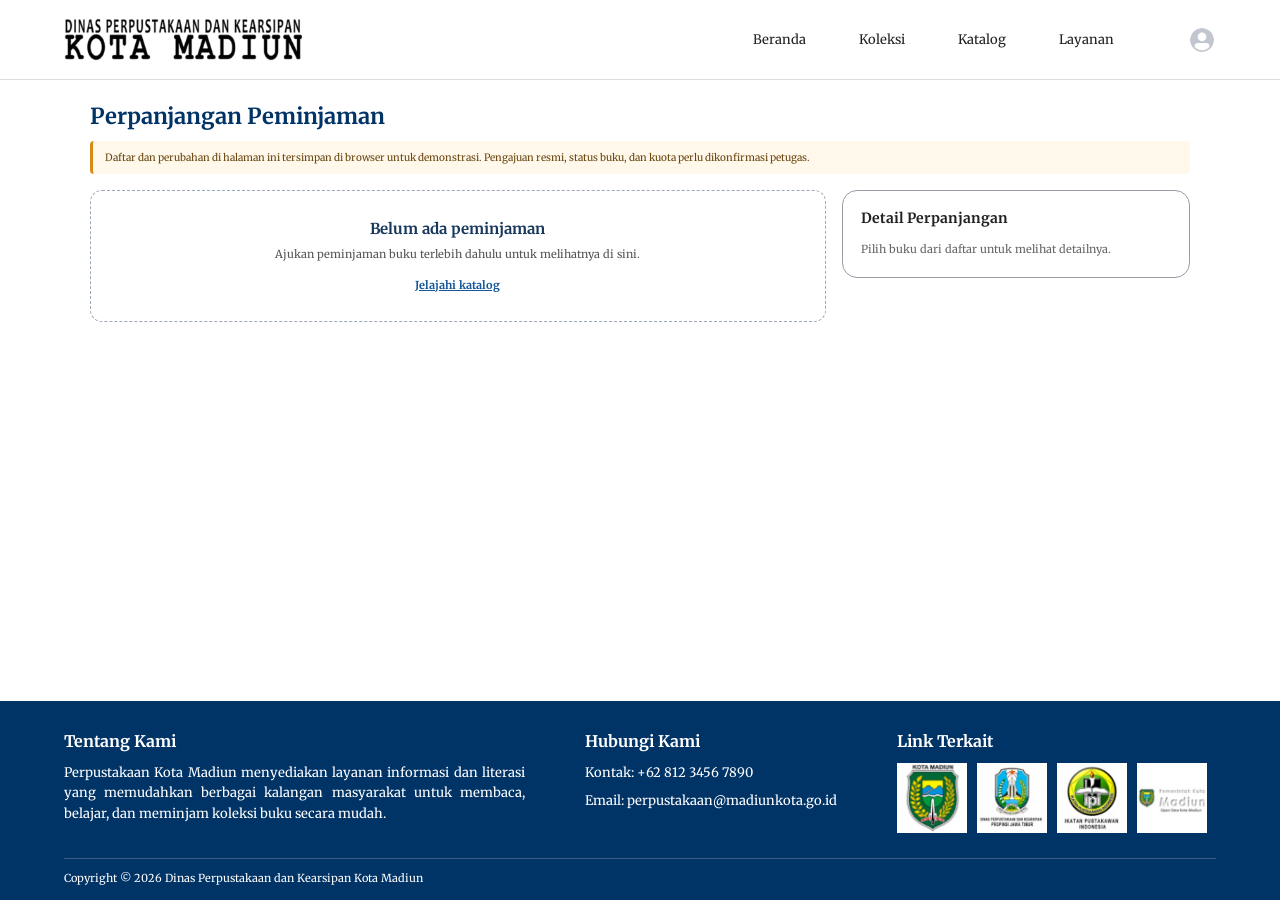
<file: perpanjangan.html>
<!DOCTYPE html>
<html lang="id">
<head>
  <meta charset="UTF-8">
  <meta name="viewport" content="width=device-width, initial-scale=1.0">
  <title>Perpanjangan Peminjaman - Perpustakaan Kota Madiun</title>
  <link href="https://fonts.googleapis.com/css2?family=Merriweather:wght@400;700&display=swap" rel="stylesheet">
  <link rel="stylesheet" href="common.css">
  <link rel="stylesheet" href="perpanjangan.css">
  <script src="page-transition.js" defer></script>
  <script src="data-buku.js" defer></script>
  <script src="peminjaman-store.js" defer></script>
  <script src="perpanjangan.js" defer></script>
</head>
<body class="halaman-perpanjangan">
  <!-- Header dan navigasi -->
  <header class="header">
    <div class="header-isi">
      <a href="index.html" aria-label="Beranda Perpustakaan Kota Madiun">
        <img src="image/logo.webp" alt="Logo Kota Madiun" class="logo">
      </a>
      <nav class="menu" aria-label="Navigasi utama">
        <a href="index.html">Beranda</a>
        <a href="koleksi.html">Koleksi</a>
        <a href="katalog.html">Katalog</a>
        <a href="#">Layanan</a>
      </nav>
      <a href="#" class="akun" aria-label="Profil pengguna" title="Profil pengguna">
        <img src="image/profil.webp" alt="Foto profil" class="foto-profil">
      </a>
    </div>
  </header>

  <main class="perpanjangan-main">
    <h1>Perpanjangan Peminjaman</h1>
    <p class="perpanjangan-info">
      Daftar dan perubahan di halaman ini tersimpan di browser untuk demonstrasi. Pengajuan resmi, status buku, dan kuota perlu dikonfirmasi petugas.
    </p>

    <div class="perpanjangan-layout">
      <section class="daftar-peminjaman" id="daftar-peminjaman" aria-label="Daftar buku yang dipinjam">
        <div class="peminjaman-kosong" id="peminjaman-kosong" hidden>
          <h2>Belum ada peminjaman</h2>
          <p>Ajukan peminjaman buku terlebih dahulu untuk melihatnya di sini.</p>
          <a href="katalog.html">Jelajahi katalog</a>
        </div>
      </section>

      <aside class="panel-perpanjangan">
        <h2>Detail Perpanjangan</h2>
        <p class="panel-pilih-info" id="panel-pilih-info">Pilih buku dari daftar untuk melihat detailnya.</p>
        <div id="panel-detail-perpanjangan" hidden>
          <article class="panel-buku">
            <img id="panel-sampul" alt="">
            <div>
              <h3 id="panel-judul"></h3>
              <p id="panel-pengarang"></p>
              <span class="status-peminjaman" id="panel-status"></span>
            </div>
          </article>
          <dl class="panel-metadata">
            <div><dt>Jatuh tempo saat ini</dt><dd id="panel-jatuh-tempo"></dd></div>
            <div><dt>Sisa kuota perpanjangan</dt><dd id="panel-kuota"></dd></div>
          </dl>
          <label class="pilihan-durasi" for="durasi-perpanjangan">
            <span>Lama perpanjangan</span>
            <select id="durasi-perpanjangan">
              <option value="7">7 hari</option>
              <option value="14">14 hari</option>
            </select>
          </label>
          <p class="tanggal-baru">Jatuh tempo baru <strong id="panel-jatuh-tempo-baru"></strong></p>
          <p class="aturan-perpanjangan">
            Perpanjangan hanya dapat diajukan sebelum jatuh tempo. Perubahan pada halaman ini merupakan simulasi lokal dan belum dikirim ke perpustakaan.
          </p>
          <button class="tombol-ajukan-perpanjangan" id="ajukan-perpanjangan" type="button">Ajukan Perpanjangan</button>
          <p class="pesan-perpanjangan" id="pesan-perpanjangan" role="status" hidden></p>
        </div>
        <p class="pesan-perpanjangan pesan-gagal" id="pesan-gagal-muat" role="alert" hidden></p>
      </aside>
    </div>
  </main>

  <!-- Footer -->
  <footer class="footer">
    <div class="footer-isi">
      <div class="footer-kolom lebar">
        <h4>Tentang Kami</h4>
        <p>Perpustakaan Kota Madiun menyediakan layanan informasi dan literasi yang memudahkan berbagai kalangan masyarakat untuk membaca, belajar, dan meminjam koleksi buku secara mudah.</p>
      </div>
      <div class="footer-kolom">
        <h4>Hubungi Kami</h4>
        <p>Kontak: +62 812 3456 7890</p>
        <p>Email: perpustakaan@madiunkota.go.id</p>
      </div>
      <div class="footer-kolom">
        <h4>Link Terkait</h4>
        <div class="logo-footer">
          <a href="https://www.madiunkota.go.id/" target="_blank" rel="noopener" title="Pemerintah Kota Madiun">
            <img src="image/link1.webp" alt="Pemerintah Kota Madiun">
          </a>
          <a href="https://disperpusip.jatimprov.go.id/" target="_blank" rel="noopener" title="Dinas Perpustakaan dan Kearsipan Provinsi Jawa Timur">
            <img src="image/link2.webp" alt="Dinas Perpustakaan dan Kearsipan Provinsi Jawa Timur">
          </a>
          <a href="https://perpusnas.go.id/berita/ikatan-pustakawan-indonesia-didorong-memiliki-peran-dalam-pengembangan-perpustakaan" target="_blank" rel="noopener" title="Perpustakaan Nasional">
            <img src="image/link3.webp" alt="Perpustakaan Nasional">
          </a>
          <a href="https://www.madiunkota.go.id/" target="_blank" rel="noopener" title="Kota Madiun">
            <img src="image/link4.webp" alt="Kota Madiun">
          </a>
        </div>
      </div>
    </div>
    <p class="copyright">Copyright © 2026 Dinas Perpustakaan dan Kearsipan Kota Madiun</p>
  </footer>
</body>
</html>
</file>
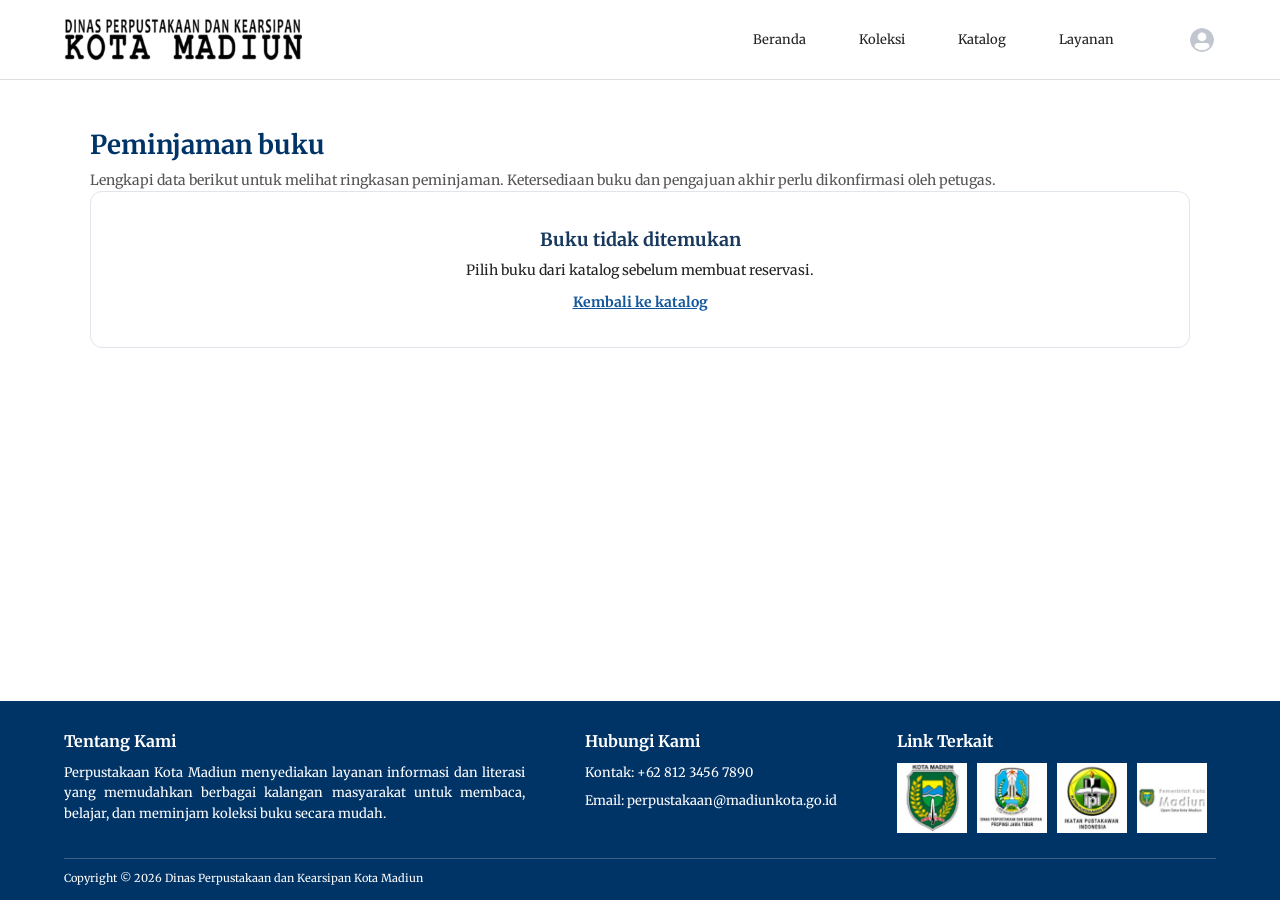
<file: reservasi.html>
<!DOCTYPE html>
<html lang="id">
<head>
  <meta charset="UTF-8">
  <meta name="viewport" content="width=device-width, initial-scale=1.0">
  <title>Peminjaman Buku - Perpustakaan Kota Madiun</title>
  <link href="https://fonts.googleapis.com/css2?family=Merriweather:wght@400;700&display=swap" rel="stylesheet">
  <link rel="stylesheet" href="common.css">
  <link rel="stylesheet" href="reservasi.css">
  <script src="page-transition.js" defer></script>
  <script src="data-buku.js" defer></script>
  <script src="peminjaman-store.js" defer></script>
  <script src="reservasi.js" defer></script>
</head>
<body class="halaman-reservasi">
  <!-- Header dan navigasi -->
  <header class="header">
    <div class="header-isi">
      <a href="index.html" aria-label="Beranda Perpustakaan Kota Madiun">
        <img src="image/logo.webp" alt="Logo Kota Madiun" class="logo">
      </a>
      <nav class="menu" aria-label="Navigasi utama">
        <a href="index.html">Beranda</a>
        <a href="koleksi.html">Koleksi</a>
        <a href="katalog.html">Katalog</a>
        <a href="#">Layanan</a>
      </nav>
      <a href="#" class="akun" aria-label="Profil pengguna" title="Profil pengguna">
        <img src="image/profil.webp" alt="Foto profil" class="foto-profil">
      </a>
    </div>
  </header>

  <main class="reservasi-main">
    <h1>Peminjaman buku</h1>
    <p class="reservasi-pengantar">Lengkapi data berikut untuk melihat ringkasan peminjaman. Ketersediaan buku dan pengajuan akhir perlu dikonfirmasi oleh petugas.</p>

    <ol class="reservasi-stepper" aria-label="Tahapan peminjaman">
      <li id="tahap-data">
        <span>1</span>
        <span>Data &amp; pengambilan</span>
      </li>
      <li aria-hidden="true" class="reservasi-stepper-garis"></li>
      <li id="tahap-konfirmasi">
        <span>2</span>
        <span>Konfirmasi</span>
      </li>
    </ol>

    <section id="reservasi-data" hidden>
      <form id="form-reservasi">
        <div class="reservasi-layout">
          <div class="reservasi-kolom-kiri">
            <article class="reservasi-buku">
              <img id="reservasi-sampul" alt="">
              <div class="reservasi-buku-info">
                <span class="reservasi-status">Perlu konfirmasi petugas</span>
                <h2 id="reservasi-judul"></h2>
                <p id="reservasi-pengarang"></p>
                <dl class="reservasi-metadata">
                  <div><dt>Kategori</dt><dd id="reservasi-kategori"></dd></div>
                  <div><dt>Jenis</dt><dd id="reservasi-jenis"></dd></div>
                  <div><dt>ISBN</dt><dd>Belum dicantumkan</dd></div>
                  <div><dt>Lokasi rak</dt><dd>Belum dicantumkan</dd></div>
                </dl>
                <a class="reservasi-ganti-buku" id="reservasi-ganti-buku" href="katalog.html">Ganti buku</a>
              </div>
            </article>

            <fieldset class="reservasi-pengambilan">
              <legend>Pengambilan &amp; Durasi</legend>
              <div class="reservasi-metode">
                <span class="reservasi-label">Metode pengambilan</span>
                <label class="reservasi-radio">
                  <input type="radio" name="metode" value="Perpustakaan" checked>
                  Ambil di perpustakaan
                </label>
              </div>
              <label class="reservasi-field" for="tanggal-pengambilan">
                <span>Tanggal pengambilan</span>
                <input id="tanggal-pengambilan" name="tanggal" type="date" required>
              </label>
              <label class="reservasi-field" for="lama-peminjaman">
                <span>Lama peminjaman</span>
                <select id="lama-peminjaman" name="durasi" required>
                  <option value="7">7 hari</option>
                  <option value="14">14 hari</option>
                  <option value="21">21 hari</option>
                </select>
              </label>
            </fieldset>
          </div>

          <aside class="reservasi-konfirmasi">
            <h2>Konfirmasi</h2>
            <button class="tombol-reservasi utama" type="submit">Lanjutkan</button>
            <a class="tombol-reservasi" id="reservasi-kembali-detail" href="#">Kembali</a>
          </aside>
        </div>

        <label class="reservasi-persetujuan">
          <input id="setuju-ketentuan" name="setuju" type="checkbox" required>
          <span>Saya telah membaca &amp; menyetujui ketentuan peminjaman Perpustakaan Kota Madiun</span>
        </label>
        <p class="reservasi-pesan" id="pesan-form-reservasi" role="status" hidden></p>
      </form>
    </section>

    <section class="reservasi-ringkasan" id="reservasi-ringkasan" hidden>
      <h2>Ringkasan</h2>
      <div class="reservasi-ringkasan-buku">
        <img id="ringkasan-sampul" alt="">
        <dl>
          <div><dt>Buku</dt><dd id="ringkasan-judul"></dd></div>
          <div><dt>Pengambilan</dt><dd id="ringkasan-metode"></dd></div>
          <div><dt>Tanggal ambil</dt><dd id="ringkasan-tanggal"></dd></div>
          <div><dt>Durasi</dt><dd id="ringkasan-durasi"></dd></div>
          <div><dt>Batas kembali</dt><dd id="ringkasan-kembali"></dd></div>
        </dl>
      </div>
      <hr>
      <ul class="reservasi-ketentuan">
        <li>Tunjukkan bukti peminjaman saat mengambil buku.</li>
        <li>Perpanjangan dapat dilakukan sebelum batas terlambat.</li>
        <li>Keterlambatan mengikuti peraturan perpustakaan.</li>
      </ul>
      <div class="reservasi-ringkasan-aksi">
        <button class="tombol-reservasi utama" id="ajukan-peminjaman" type="button">Ajukan peminjaman</button>
        <a class="tombol-reservasi" id="kembali-ke-data" href="#">Kembali</a>
      </div>
      <p class="reservasi-pesan" id="pesan-pengajuan" role="status" hidden></p>
    </section>

    <section class="reservasi-tidak-ditemukan" id="reservasi-tidak-ditemukan" hidden>
      <h2>Buku tidak ditemukan</h2>
      <p>Pilih buku dari katalog sebelum membuat reservasi.</p>
      <a href="katalog.html">Kembali ke katalog</a>
    </section>
  </main>

  <!-- Footer -->
  <footer class="footer">
    <div class="footer-isi">
      <div class="footer-kolom lebar">
        <h4>Tentang Kami</h4>
        <p>Perpustakaan Kota Madiun menyediakan layanan informasi dan literasi yang memudahkan berbagai kalangan masyarakat untuk membaca, belajar, dan meminjam koleksi buku secara mudah.</p>
      </div>
      <div class="footer-kolom">
        <h4>Hubungi Kami</h4>
        <p>Kontak: +62 812 3456 7890</p>
        <p>Email: perpustakaan@madiunkota.go.id</p>
      </div>
      <div class="footer-kolom">
        <h4>Link Terkait</h4>
        <div class="logo-footer">
          <a href="https://www.madiunkota.go.id/" target="_blank" rel="noopener" title="Pemerintah Kota Madiun">
            <img src="image/link1.webp" alt="Pemerintah Kota Madiun">
          </a>
          <a href="https://disperpusip.jatimprov.go.id/" target="_blank" rel="noopener" title="Dinas Perpustakaan dan Kearsipan Provinsi Jawa Timur">
            <img src="image/link2.webp" alt="Dinas Perpustakaan dan Kearsipan Provinsi Jawa Timur">
          </a>
          <a href="https://perpusnas.go.id/berita/ikatan-pustakawan-indonesia-didorong-memiliki-peran-dalam-pengembangan-perpustakaan" target="_blank" rel="noopener" title="Perpustakaan Nasional">
            <img src="image/link3.webp" alt="Perpustakaan Nasional">
          </a>
          <a href="https://www.madiunkota.go.id/" target="_blank" rel="noopener" title="Kota Madiun">
            <img src="image/link4.webp" alt="Kota Madiun">
          </a>
        </div>
      </div>
    </div>
    <p class="copyright">Copyright © 2026 Dinas Perpustakaan dan Kearsipan Kota Madiun</p>
  </footer>
</body>
</html>
</file>
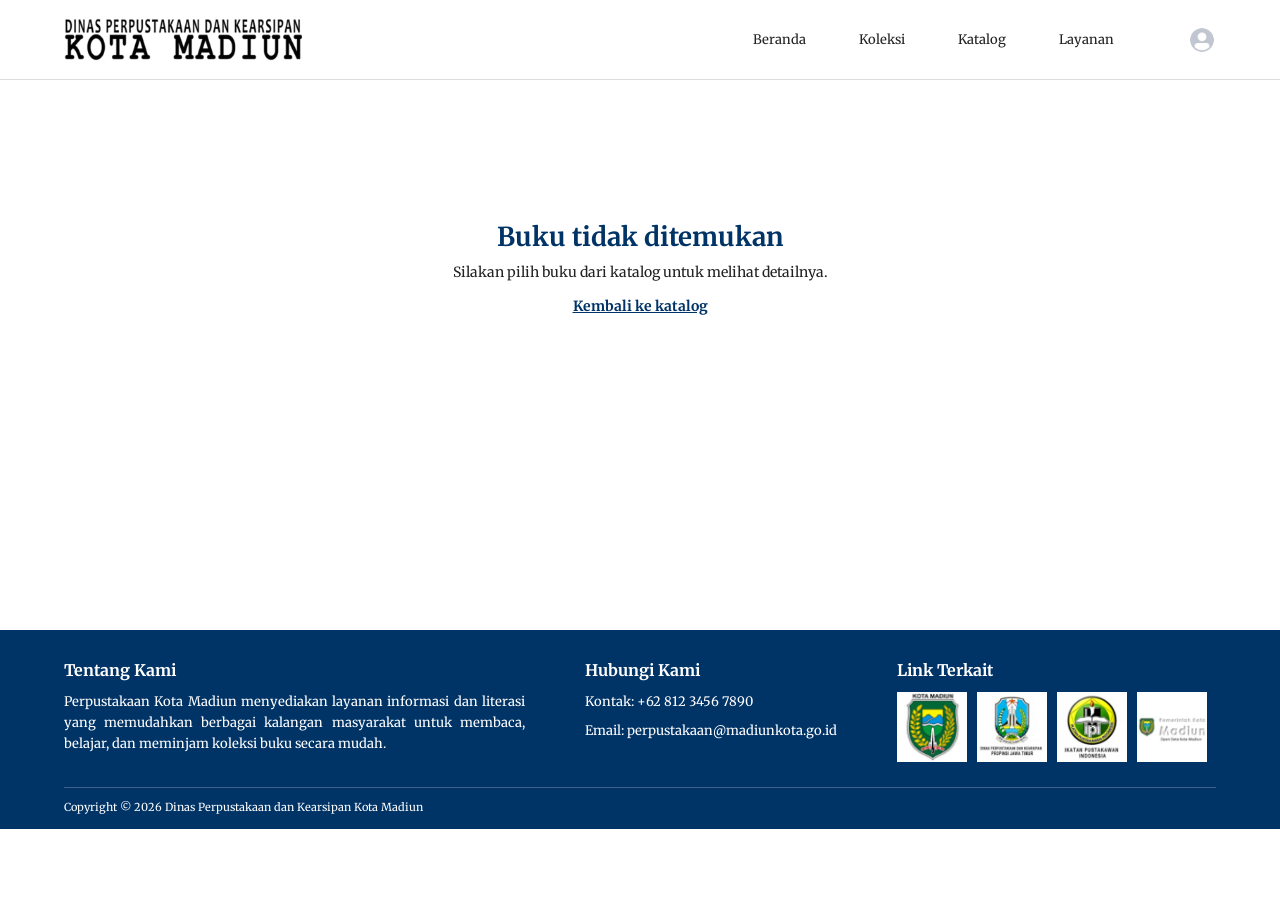
<file: html/detail-buku.html>
<!DOCTYPE html>
<html lang="id">
<head>
  <meta charset="UTF-8">
  <meta name="viewport" content="width=device-width, initial-scale=1.0">
  <title>Detail Buku - Perpustakaan Kota Madiun</title>
  <link href="https://fonts.googleapis.com/css2?family=Merriweather:wght@400;700&display=swap" rel="stylesheet">
  <link rel="stylesheet" href="../css/common.css">
  <link rel="stylesheet" href="../css/detail-buku.css">
  <script src="../js/page-transition.js" defer></script>
  <script src="../js/data-buku.js" defer></script>
  <script src="../js/koleksi-store.js" defer></script>
  <script src="../js/detail-buku.js" defer></script>
  <script src="../js/koleksi-ui.js" defer></script>
</head>
<body class="halaman-detail-buku">
  <!-- Header dan navigasi -->
  <header class="header">
    <div class="header-isi">
      <a href="../index.html" aria-label="Beranda Perpustakaan Kota Madiun">
        <img src="../image/logo.webp" alt="Logo Kota Madiun" class="logo">
      </a>
      <nav class="menu" aria-label="Navigasi utama">
        <a href="../index.html">Beranda</a>
        <a href="koleksi.html">Koleksi</a>
        <a href="katalog.html">Katalog</a>
        <a href="layanan.html">Layanan</a>
      </nav>
      <a href="#" class="akun" aria-label="Profil pengguna" title="Profil pengguna">
        <img src="../image/profil.webp" alt="Foto profil" class="foto-profil">
      </a>
    </div>
  </header>

  <main class="detail-buku-main">
    <article class="detail-buku" id="detail-buku" hidden>
      <div class="detail-buku-kiri">
        <img class="detail-buku-sampul" id="detail-buku-sampul" alt="">
        <div class="detail-buku-aksi">
          <button class="tombol-detail utama" type="button">Baca Online</button>
          <a class="tombol-detail" id="detail-buku-reservasi" href="#">Reservasi</a>
          <button class="tombol-detail" id="detail-buku-simpan" type="button" data-aksi-simpan>Simpan</button>
        </div>
      </div>
      <div class="detail-buku-info">
        <h1 id="detail-buku-judul"></h1>
        <p class="detail-buku-meta" id="detail-buku-meta"></p>
        <div class="detail-buku-tag" id="detail-buku-tag" aria-label="Kategori buku"></div>
        <section class="detail-buku-sinopsis">
          <h2>Sinopsis lengkap</h2>
          <p id="detail-buku-sinopsis"></p>
        </section>
      </div>
    </article>

    <section class="detail-buku-kosong" id="detail-buku-kosong" hidden>
      <h1>Buku tidak ditemukan</h1>
      <p>Silakan pilih buku dari katalog untuk melihat detailnya.</p>
      <a href="katalog.html">Kembali ke katalog</a>
    </section>
  </main>

  <!-- Footer -->
  <footer class="footer">
    <div class="footer-isi">
      <div class="footer-kolom lebar">
        <h4>Tentang Kami</h4>
        <p>Perpustakaan Kota Madiun menyediakan layanan informasi dan literasi yang memudahkan berbagai kalangan masyarakat untuk membaca, belajar, dan meminjam koleksi buku secara mudah.</p>
      </div>
      <div class="footer-kolom">
        <h4>Hubungi Kami</h4>
        <p>Kontak: +62 812 3456 7890</p>
        <p>Email: perpustakaan@madiunkota.go.id</p>
      </div>
      <div class="footer-kolom">
        <h4>Link Terkait</h4>
        <div class="logo-footer">
          <a href="https://www.madiunkota.go.id/" target="_blank" rel="noopener" title="Pemerintah Kota Madiun">
            <img src="../image/link1.webp" alt="Pemerintah Kota Madiun">
          </a>
          <a href="https://disperpusip.jatimprov.go.id/" target="_blank" rel="noopener" title="Dinas Perpustakaan dan Kearsipan Provinsi Jawa Timur">
            <img src="../image/link2.webp" alt="Dinas Perpustakaan dan Kearsipan Provinsi Jawa Timur">
          </a>
          <a href="https://perpusnas.go.id/berita/ikatan-pustakawan-indonesia-didorong-memiliki-peran-dalam-pengembangan-perpustakaan" target="_blank" rel="noopener" title="Perpustakaan Nasional">
            <img src="../image/link3.webp" alt="Perpustakaan Nasional">
          </a>
          <a href="https://www.madiunkota.go.id/" target="_blank" rel="noopener" title="Kota Madiun">
            <img src="../image/link4.webp" alt="Kota Madiun">
          </a>
        </div>
      </div>
    </div>
    <p class="copyright">Copyright © 2026 Dinas Perpustakaan dan Kearsipan Kota Madiun</p>
  </footer>
</body>
</html>
</file>
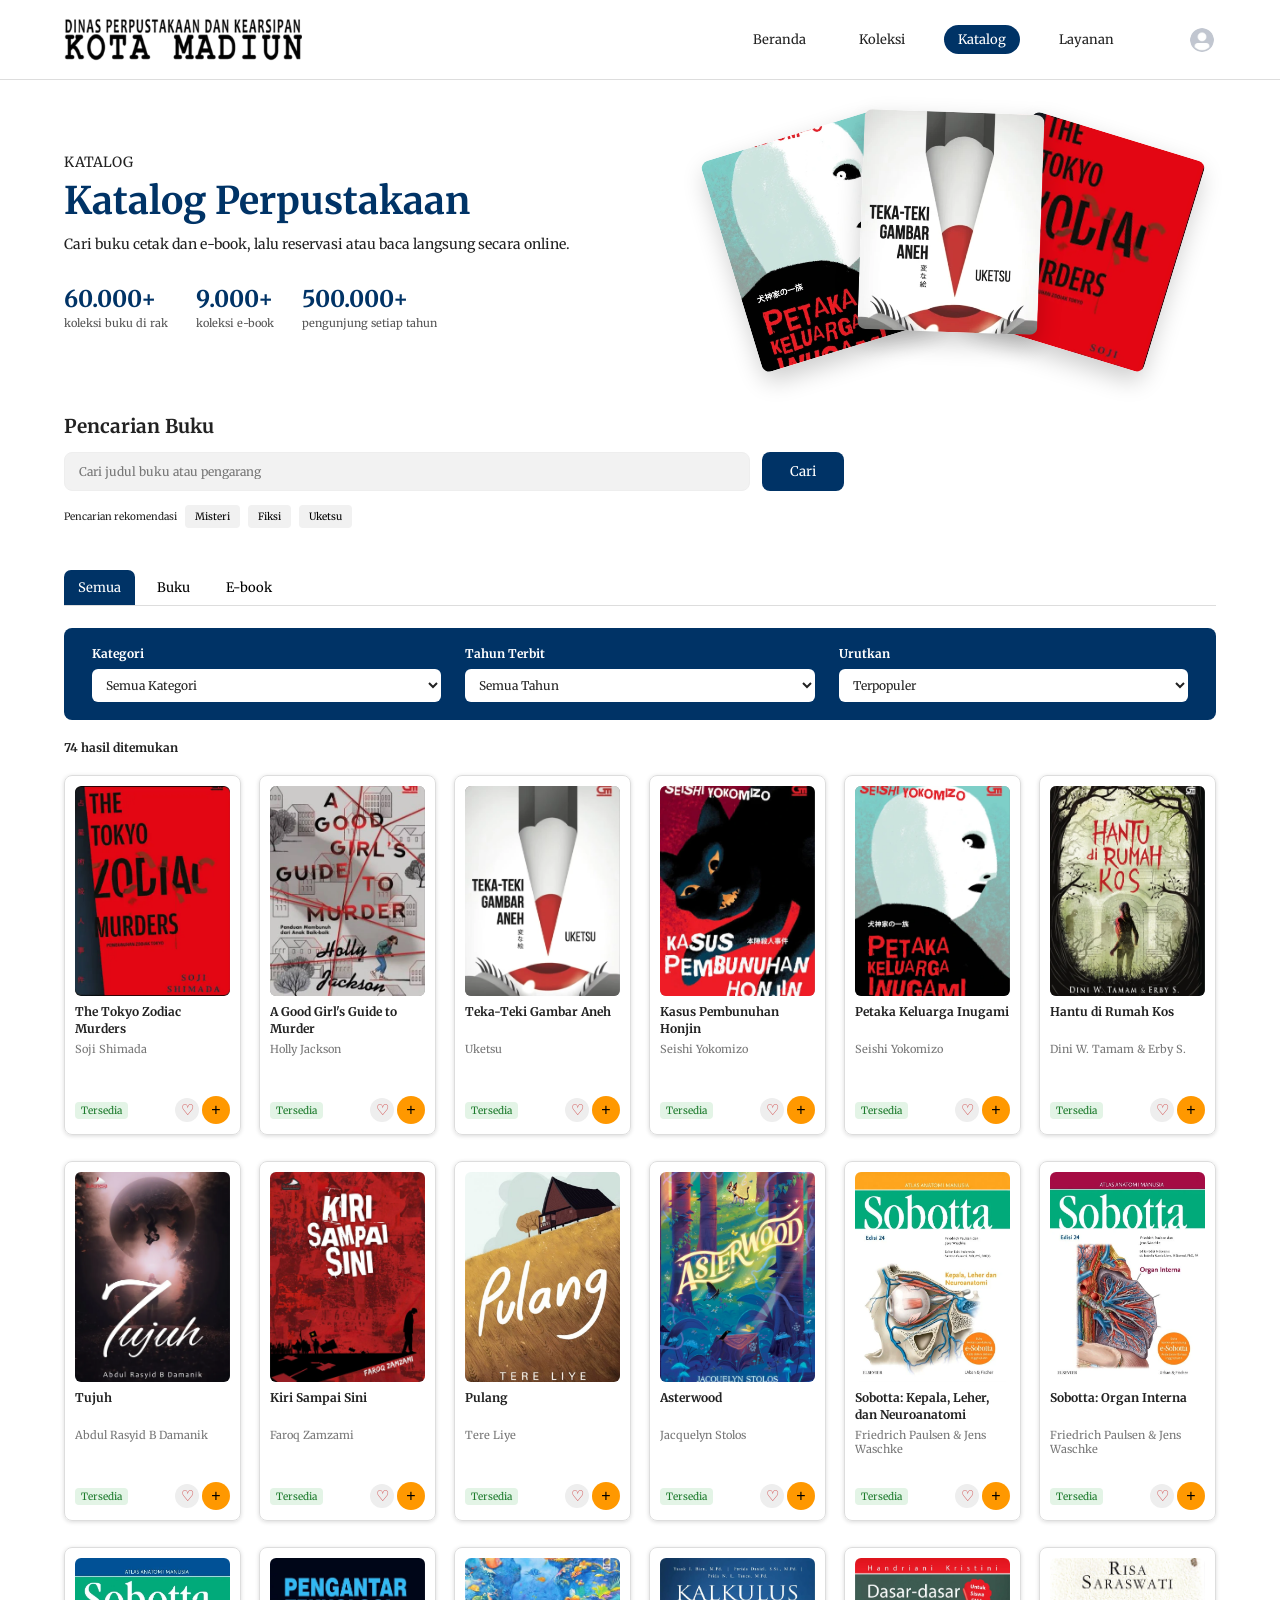
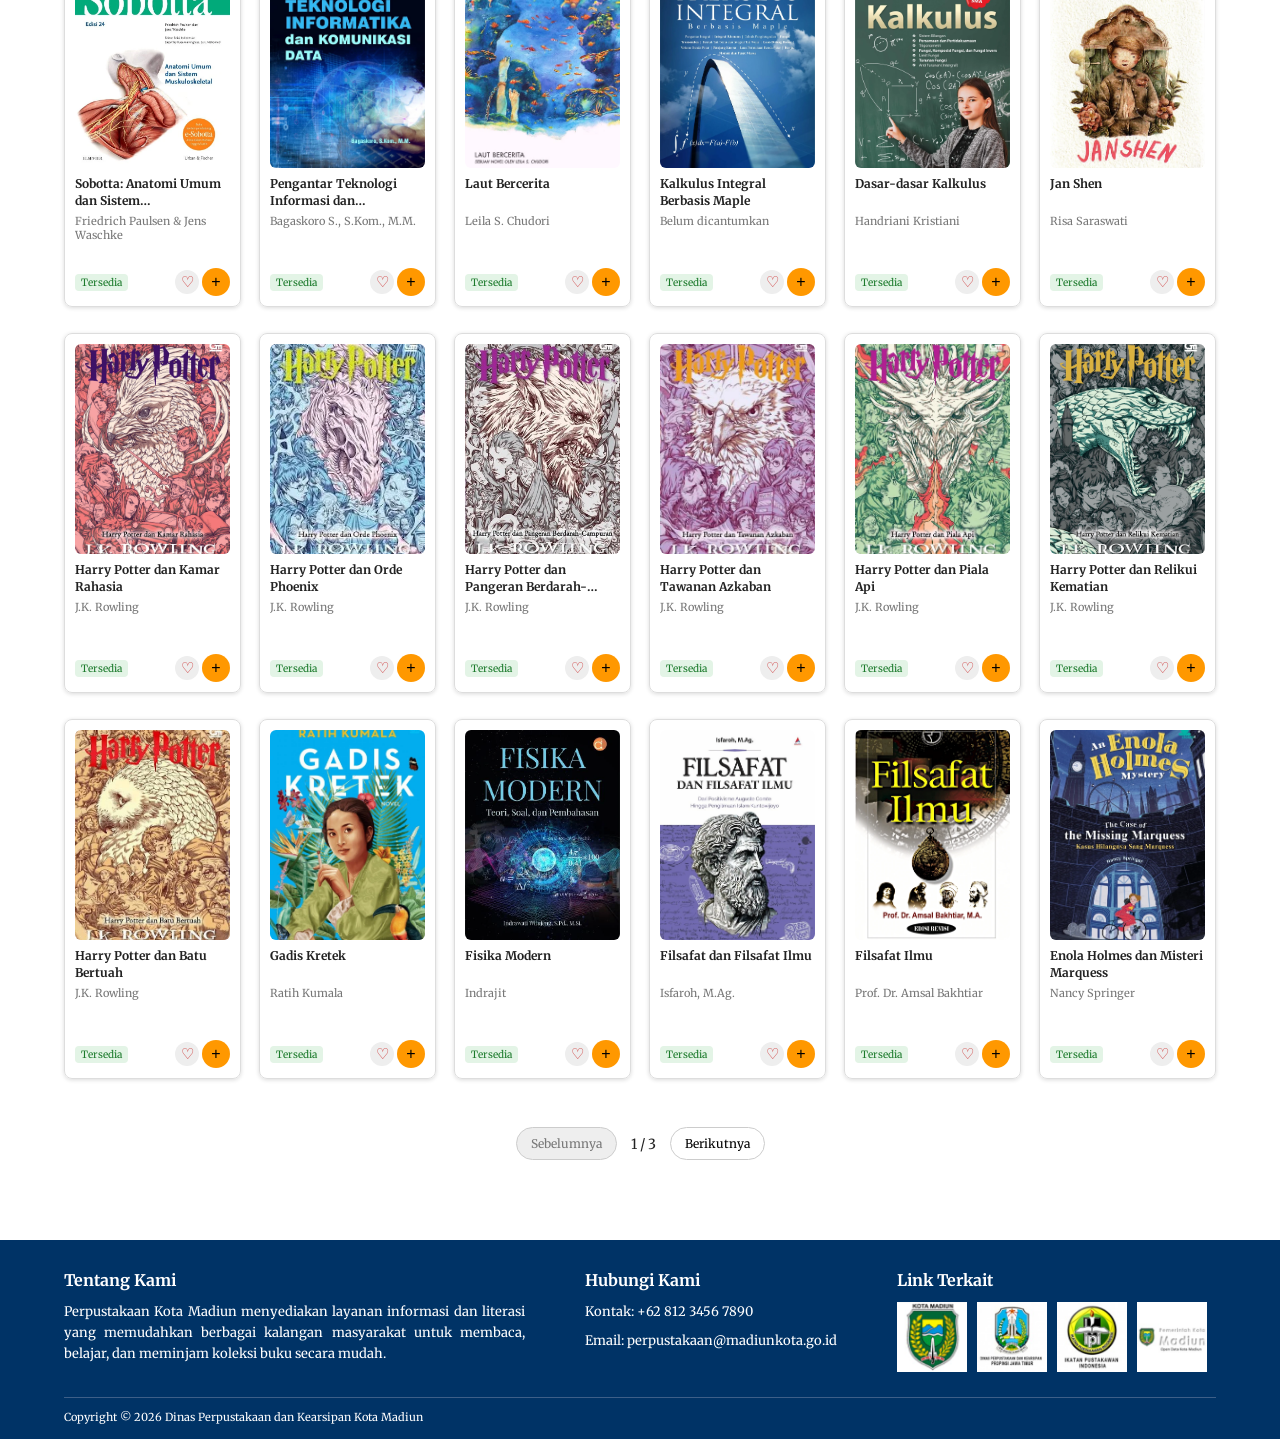
<file: html/katalog.html>
<!DOCTYPE html>
<html lang="id">
<head>
  <meta charset="UTF-8">
  <meta name="viewport" content="width=device-width, initial-scale=1.0">
  <title>Katalog Perpustakaan Kota Madiun</title>
  <link href="https://fonts.googleapis.com/css2?family=Merriweather:wght@400;700&display=swap" rel="stylesheet">
  <link rel="stylesheet" href="../css/common.css">
  <link rel="stylesheet" href="../css/katalog.css">
  <script src="../js/page-transition.js" defer></script>
  <script src="../js/data-buku.js" defer></script>
  <script src="../js/koleksi-store.js" defer></script>
  <script src="../js/script.js" defer></script>
  <script src="../js/koleksi-ui.js" defer></script>
</head>
<body class="halaman-katalog">
  <!-- Header dan navigasi -->
  <header class="header">
    <div class="header-isi">
      <a href="../index.html" aria-label="Beranda Perpustakaan Kota Madiun">
        <img src="../image/logo.webp" alt="Logo Kota Madiun" class="logo">
      </a>
      <nav class="menu" aria-label="Navigasi utama">
        <a href="../index.html">Beranda</a>
        <a href="koleksi.html">Koleksi</a>
        <a href="katalog.html" aria-current="page">Katalog</a>
        <a href="layanan.html">Layanan</a>
      </nav>
      <a href="#" class="akun" aria-label="Profil pengguna" title="Profil pengguna">
        <img src="../image/profil.webp" alt="Foto profil" class="foto-profil">
      </a>
    </div>
  </header>

  <main>
    <!-- Pengantar katalog -->
    <section class="katalog-hero">
      <div class="katalog-pengantar">
        <p class="label-kecil">KATALOG</p>
        <h1>Katalog Perpustakaan</h1>
        <p class="katalog-deskripsi">Cari buku cetak dan e-book, lalu reservasi atau baca langsung secara online.</p>

        <div class="katalog-statistik">
          <div>
            <h2>60.000+</h2>
            <p>koleksi buku di rak</p>
          </div>
          <div>
            <h2>9.000+</h2>
            <p>koleksi e-book</p>
          </div>
          <div>
            <h2>500.000+</h2>
            <p>pengunjung setiap tahun</p>
          </div>
        </div>
      </div>

      <div class="katalog-visual" aria-hidden="true">
        <img class="sampul-katalog sampul-katalog-kiri"         src="../image/cover/cover5.webp" alt="">
        <img class="sampul-katalog sampul-katalog-tengah"         src="../image/cover/cover3.webp" alt="">
        <img class="sampul-katalog sampul-katalog-kanan"         src="../image/cover/cover1.webp" alt="">
      </div>
    </section>

    <!-- Pencarian katalog -->
    <section class="katalog-pencarian" aria-labelledby="judul-pencarian-katalog">
      <h2 id="judul-pencarian-katalog">Pencarian Buku</h2>
      <form class="katalog-form-cari" role="search">
        <label class="sr-only" for="katalog-query">Cari judul atau pengarang</label>
        <input id="katalog-query" type="search" placeholder="Cari judul buku atau pengarang">
        <button type="submit">Cari</button>
      </form>

      <div class="katalog-rekomendasi">
        <span>Pencarian rekomendasi</span>
        <button type="button" data-kategori="misteri">Misteri</button>
        <button type="button" data-kategori="fiksi">Fiksi</button>
        <button type="button" data-query="Uketsu">Uketsu</button>
      </div>
    </section>

    <!-- Daftar dan filter buku -->
    <section class="katalog-daftar" id="daftar-katalog" aria-label="Daftar koleksi buku">
      <div class="katalog-tabs" role="group" aria-label="Jenis koleksi">
        <button type="button" class="aktif" data-tipe="semua" aria-pressed="true">Semua</button>
        <button type="button" data-tipe="buku" aria-pressed="false">Buku</button>
        <button type="button" data-tipe="ebook" aria-pressed="false">E-book</button>
      </div>

      <div class="katalog-filter">
        <label>
          <span>Kategori</span>
          <select id="filter-kategori">
            <option value="semua">Semua Kategori</option>
            <option value="misteri">Misteri</option>
            <option value="fiksi">Fiksi</option>
            <option value="fantasi">Fantasi</option>
            <option value="pendidikan">Pendidikan</option>
          </select>
        </label>
        <label>
          <span>Tahun Terbit</span>
          <select id="filter-tahun">
            <option value="semua">Semua Tahun</option>
            <option value="tidak-dicantumkan">Tahun tidak dicantumkan</option>
          </select>
        </label>
        <label>
          <span>Urutkan</span>
          <select id="urutkan-katalog">
            <option value="populer">Terpopuler</option>
            <option value="judul-az">Judul A-Z</option>
            <option value="judul-za">Judul Z-A</option>
          </select>
        </label>
      </div>

      <p class="katalog-jumlah" aria-live="polite">74 hasil ditemukan</p>

      <div class="katalog-grid">
        <article class="kartu-buku item-katalog" data-id="tokyo-zodiac" data-tipe="buku" data-kategori="misteri" data-tahun="tidak-dicantumkan" data-populer="9" data-judul="The Tokyo Zodiac Murders" data-pengarang="Soji Shimada">
          <a class="tautan-detail-buku" href="detail-buku.html?id=tokyo-zodiac">
            <img src="../image/cover/cover1.webp" alt="Sampul The Tokyo Zodiac Murders">
            <h3>The Tokyo Zodiac Murders</h3>
          </a>
          <p class="penulis">Soji Shimada</p>
          <div class="bawah-kartu">
            <span class="status">Tersedia</span>
            <div>
              <button class="tombol-bulat aksi-favorit" type="button" data-aksi-favorit aria-label="Tambahkan The Tokyo Zodiac Murders ke favorit" aria-pressed="false">♡</button>
              <button class="tombol-bulat oranye aksi-simpan" type="button" data-aksi-simpan aria-label="Simpan The Tokyo Zodiac Murders ke koleksi">+</button>
            </div>
          </div>
        </article>

        <article class="kartu-buku item-katalog" data-id="good-girl-murder" data-tipe="buku" data-kategori="misteri" data-tahun="tidak-dicantumkan" data-populer="8" data-judul="A Good Girl's Guide to Murder" data-pengarang="Holly Jackson">
          <a class="tautan-detail-buku" href="detail-buku.html?id=good-girl-murder">
            <img src="../image/cover/cover2.webp" alt="Sampul A Good Girl's Guide to Murder">
            <h3>A Good Girl's Guide to Murder</h3>
          </a>
          <p class="penulis">Holly Jackson</p>
          <div class="bawah-kartu">
            <span class="status">Tersedia</span>
            <div>
              <button class="tombol-bulat aksi-favorit" type="button" data-aksi-favorit aria-label="Tambahkan A Good Girl's Guide to Murder ke favorit" aria-pressed="false">♡</button>
              <button class="tombol-bulat oranye aksi-simpan" type="button" data-aksi-simpan aria-label="Simpan A Good Girl's Guide to Murder ke koleksi">+</button>
            </div>
          </div>
        </article>

        <article class="kartu-buku item-katalog" data-id="teka-teki-gambar-aneh" data-tipe="buku" data-kategori="misteri" data-tahun="tidak-dicantumkan" data-populer="7" data-judul="Teka-Teki Gambar Aneh" data-pengarang="Uketsu">
          <a class="tautan-detail-buku" href="detail-buku.html?id=teka-teki-gambar-aneh">
            <img src="../image/cover/cover3.webp" alt="Sampul Teka-Teki Gambar Aneh">
            <h3>Teka-Teki Gambar Aneh</h3>
          </a>
          <p class="penulis">Uketsu</p>
          <div class="bawah-kartu">
            <span class="status">Tersedia</span>
            <div>
              <button class="tombol-bulat aksi-favorit" type="button" data-aksi-favorit aria-label="Tambahkan Teka-Teki Gambar Aneh ke favorit" aria-pressed="false">♡</button>
              <button class="tombol-bulat oranye aksi-simpan" type="button" data-aksi-simpan aria-label="Simpan Teka-Teki Gambar Aneh ke koleksi">+</button>
            </div>
          </div>
        </article>

        <article class="kartu-buku item-katalog" data-id="kasus-honjin" data-tipe="buku" data-kategori="misteri" data-tahun="tidak-dicantumkan" data-populer="6" data-judul="Kasus Pembunuhan Honjin" data-pengarang="Seishi Yokomizo">
          <a class="tautan-detail-buku" href="detail-buku.html?id=kasus-honjin">
            <img src="../image/cover/cover4.webp" alt="Sampul Kasus Pembunuhan Honjin">
            <h3>Kasus Pembunuhan Honjin</h3>
          </a>
          <p class="penulis">Seishi Yokomizo</p>
          <div class="bawah-kartu">
            <span class="status">Tersedia</span>
            <div>
              <button class="tombol-bulat aksi-favorit" type="button" data-aksi-favorit aria-label="Tambahkan Kasus Pembunuhan Honjin ke favorit" aria-pressed="false">♡</button>
              <button class="tombol-bulat oranye aksi-simpan" type="button" data-aksi-simpan aria-label="Simpan Kasus Pembunuhan Honjin ke koleksi">+</button>
            </div>
          </div>
        </article>

        <article class="kartu-buku item-katalog" data-id="petaka-inugami" data-tipe="buku" data-kategori="misteri" data-tahun="tidak-dicantumkan" data-populer="5" data-judul="Petaka Keluarga Inugami" data-pengarang="Seishi Yokomizo">
          <a class="tautan-detail-buku" href="detail-buku.html?id=petaka-inugami">
            <img src="../image/cover/cover5.webp" alt="Sampul Petaka Keluarga Inugami">
            <h3>Petaka Keluarga Inugami</h3>
          </a>
          <p class="penulis">Seishi Yokomizo</p>
          <div class="bawah-kartu">
            <span class="status">Tersedia</span>
            <div>
              <button class="tombol-bulat aksi-favorit" type="button" data-aksi-favorit aria-label="Tambahkan Petaka Keluarga Inugami ke favorit" aria-pressed="false">♡</button>
              <button class="tombol-bulat oranye aksi-simpan" type="button" data-aksi-simpan aria-label="Simpan Petaka Keluarga Inugami ke koleksi">+</button>
            </div>
          </div>
        </article>

        <article class="kartu-buku item-katalog" data-id="hantu-rumah-kos" data-tipe="buku" data-kategori="misteri" data-tahun="tidak-dicantumkan" data-populer="4" data-judul="Hantu di Rumah Kos" data-pengarang="Dini W. Tamam &amp; Erby S.">
          <a class="tautan-detail-buku" href="detail-buku.html?id=hantu-rumah-kos">
            <img src="../image/cover/cover6.webp" alt="Sampul Hantu di Rumah Kos">
            <h3>Hantu di Rumah Kos</h3>
          </a>
          <p class="penulis">Dini W. Tamam &amp; Erby S.</p>
          <div class="bawah-kartu">
            <span class="status">Tersedia</span>
            <div>
              <button class="tombol-bulat aksi-favorit" type="button" data-aksi-favorit aria-label="Tambahkan Hantu di Rumah Kos ke favorit" aria-pressed="false">♡</button>
              <button class="tombol-bulat oranye aksi-simpan" type="button" data-aksi-simpan aria-label="Simpan Hantu di Rumah Kos ke koleksi">+</button>
            </div>
          </div>
        </article>

        <article class="kartu-buku item-katalog" data-id="tujuh" data-tipe="buku" data-kategori="fiksi" data-tahun="tidak-dicantumkan" data-populer="3" data-judul="Tujuh" data-pengarang="Abdul Rasyid B Damanik">
          <a class="tautan-detail-buku" href="detail-buku.html?id=tujuh">
            <img src="../image/cover/baru1.webp" alt="Sampul Tujuh">
            <h3>Tujuh</h3>
          </a>
          <p class="penulis">Abdul Rasyid B Damanik</p>
          <div class="bawah-kartu">
            <span class="status">Tersedia</span>
            <div>
              <button class="tombol-bulat aksi-favorit" type="button" data-aksi-favorit aria-label="Tambahkan Tujuh ke favorit" aria-pressed="false">♡</button>
              <button class="tombol-bulat oranye aksi-simpan" type="button" data-aksi-simpan aria-label="Simpan Tujuh ke koleksi">+</button>
            </div>
          </div>
        </article>

        <article class="kartu-buku item-katalog" data-id="kiri-sampai-sini" data-tipe="buku" data-kategori="fiksi" data-tahun="tidak-dicantumkan" data-populer="2" data-judul="Kiri Sampai Sini" data-pengarang="Faroq Zamzami">
          <a class="tautan-detail-buku" href="detail-buku.html?id=kiri-sampai-sini">
            <img src="../image/cover/baru3.webp" alt="Sampul Kiri Sampai Sini">
            <h3>Kiri Sampai Sini</h3>
          </a>
          <p class="penulis">Faroq Zamzami</p>
          <div class="bawah-kartu">
            <span class="status">Tersedia</span>
            <div>
              <button class="tombol-bulat aksi-favorit" type="button" data-aksi-favorit aria-label="Tambahkan Kiri Sampai Sini ke favorit" aria-pressed="false">♡</button>
              <button class="tombol-bulat oranye aksi-simpan" type="button" data-aksi-simpan aria-label="Simpan Kiri Sampai Sini ke koleksi">+</button>
            </div>
          </div>
        </article>

        <article class="kartu-buku item-katalog" data-id="pulang" data-tipe="buku" data-kategori="fiksi" data-tahun="tidak-dicantumkan" data-populer="1" data-judul="Pulang" data-pengarang="Tere Liye">
          <a class="tautan-detail-buku" href="detail-buku.html?id=pulang">
            <img src="../image/cover/baru2.webp" alt="Sampul Pulang">
            <h3>Pulang</h3>
          </a>
          <p class="penulis">Tere Liye</p>
          <div class="bawah-kartu">
            <span class="status">Tersedia</span>
            <div>
              <button class="tombol-bulat aksi-favorit" type="button" data-aksi-favorit aria-label="Tambahkan Pulang ke favorit" aria-pressed="false">♡</button>
              <button class="tombol-bulat oranye aksi-simpan" type="button" data-aksi-simpan aria-label="Simpan Pulang ke koleksi">+</button>
            </div>
          </div>
        </article>
      </div>

      <p class="katalog-kosong" hidden>Tidak ada koleksi yang sesuai dengan filter atau pencarian.</p>

      <nav class="katalog-paginasi" aria-label="Navigasi halaman katalog">
        <button type="button" disabled>Sebelumnya</button>
        <span>1 / 1</span>
        <button type="button" disabled>Berikutnya</button>
      </nav>
    </section>
  </main>

  <!-- Footer -->
  <footer class="footer">
    <div class="footer-isi">
      <div class="footer-kolom lebar">
        <h4>Tentang Kami</h4>
        <p>Perpustakaan Kota Madiun menyediakan layanan informasi dan literasi yang memudahkan berbagai kalangan masyarakat untuk membaca, belajar, dan meminjam koleksi buku secara mudah.</p>
      </div>
      <div class="footer-kolom">
        <h4>Hubungi Kami</h4>
        <p>Kontak: +62 812 3456 7890</p>
        <p>Email: perpustakaan@madiunkota.go.id</p>
      </div>
      <div class="footer-kolom">
        <h4>Link Terkait</h4>
        <div class="logo-footer">
          <a href="https://www.madiunkota.go.id/" target="_blank" rel="noopener" title="Pemerintah Kota Madiun">
            <img src="../image/link1.webp" alt="Pemerintah Kota Madiun">
          </a>
          <a href="https://disperpusip.jatimprov.go.id/" target="_blank" rel="noopener" title="Dinas Perpustakaan dan Kearsipan Provinsi Jawa Timur">
            <img src="../image/link2.webp" alt="Dinas Perpustakaan dan Kearsipan Provinsi Jawa Timur">
          </a>
          <a href="https://perpusnas.go.id/berita/ikatan-pustakawan-indonesia-didorong-memiliki-peran-dalam-pengembangan-perpustakaan" target="_blank" rel="noopener" title="Perpustakaan Nasional">
            <img src="../image/link3.webp" alt="Perpustakaan Nasional">
          </a>
          <a href="https://www.madiunkota.go.id/" target="_blank" rel="noopener" title="Kota Madiun">
            <img src="../image/link4.webp" alt="Kota Madiun">
          </a>
        </div>
      </div>
    </div>
    <p class="copyright">Copyright © 2026 Dinas Perpustakaan dan Kearsipan Kota Madiun</p>
  </footer>

</body>
</html>
</file>
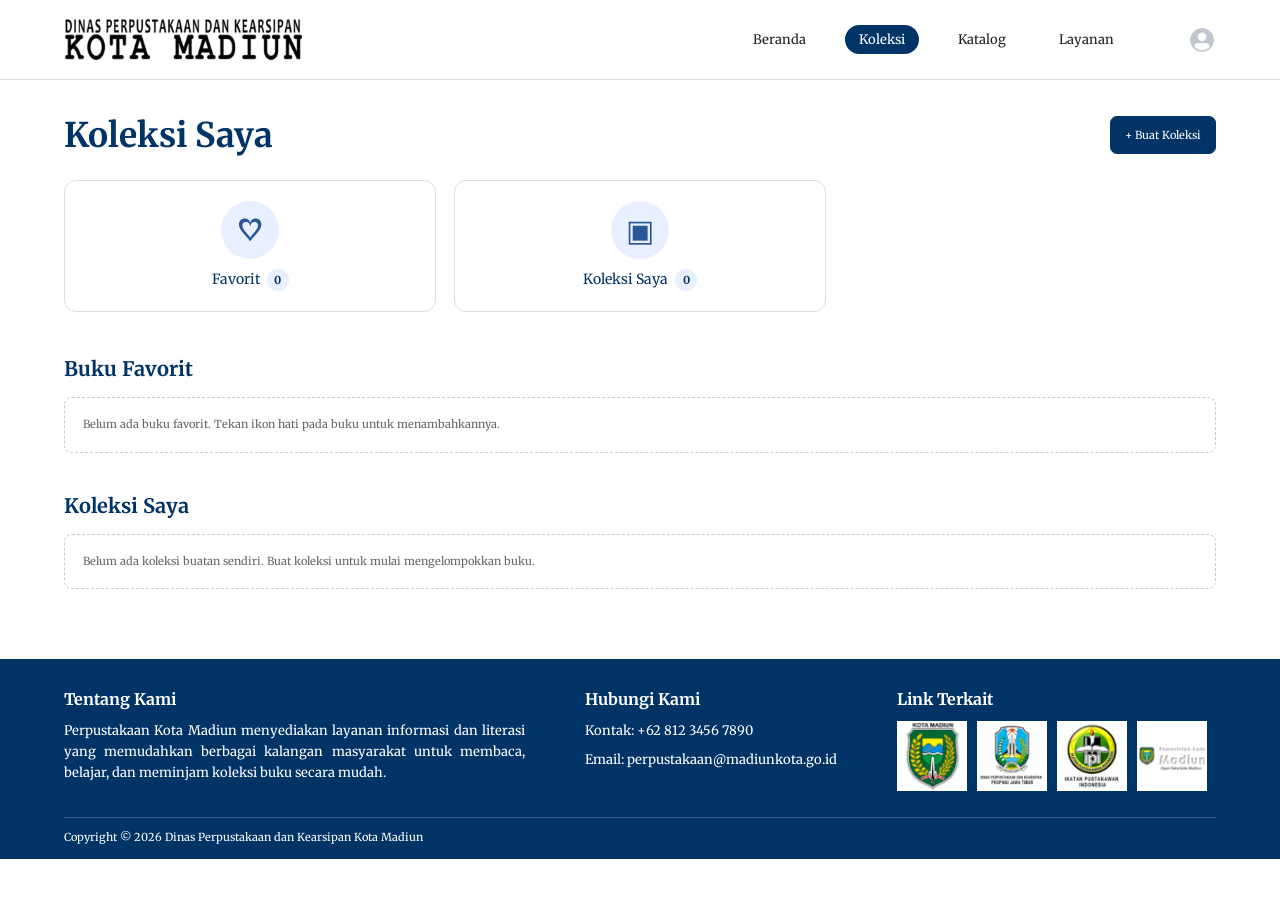
<file: html/koleksi.html>
<!DOCTYPE html>
<html lang="id">
<head>
  <meta charset="UTF-8">
  <meta name="viewport" content="width=device-width, initial-scale=1.0">
  <title>Koleksi - Perpustakaan Kota Madiun</title>
  <link href="https://fonts.googleapis.com/css2?family=Merriweather:wght@400;700&display=swap" rel="stylesheet">
  <link rel="stylesheet" href="../css/common.css">
  <link rel="stylesheet" href="../css/koleksi.css">
  <script src="../js/page-transition.js" defer></script>
  <script src="../js/data-buku.js" defer></script>
  <script src="../js/koleksi-store.js" defer></script>
  <script src="../js/koleksi-ui.js" defer></script>
  <script src="../js/koleksi.js" defer></script>
</head>
<body class="halaman-koleksi">
  <!-- Header dan navigasi -->
  <header class="header">
    <div class="header-isi">
      <a href="../index.html" aria-label="Beranda Perpustakaan Kota Madiun">
        <img src="../image/logo.webp" alt="Logo Kota Madiun" class="logo">
      </a>
      <nav class="menu" aria-label="Navigasi utama">
        <a href="../index.html">Beranda</a>
        <a href="koleksi.html" aria-current="page">Koleksi</a>
        <a href="katalog.html">Katalog</a>
        <a href="layanan.html">Layanan</a>
      </nav>
      <a href="#" class="akun" aria-label="Profil pengguna" title="Profil pengguna">
        <img src="../image/profil.webp" alt="Foto profil" class="foto-profil">
      </a>
    </div>
  </header>

  <main class="konten-koleksi">
    <div class="judul-koleksi">
      <h1>Koleksi Saya</h1>
      <button class="tombol-buat-koleksi" type="button" data-buat-koleksi>+ Buat Koleksi</button>
    </div>

    <!-- Pintasan ke daftar koleksi -->
    <nav class="menu-koleksi" aria-label="Pintasan koleksi">
      <a href="#favorit" class="kotak-menu">
        <span class="ikon-koleksi" aria-hidden="true">♡</span>
        <span>Favorit <strong id="jumlah-favorit">0</strong></span>
      </a>
      <a href="#koleksi-saya" class="kotak-menu">
        <span class="ikon-koleksi" aria-hidden="true">▣</span>
        <span>Koleksi Saya <strong id="jumlah-koleksi">0</strong></span>
      </a>
    </nav>

    <section class="koleksi-section" id="favorit">
      <h2>Buku Favorit</h2>
      <div class="baris-buku daftar-buku-koleksi" id="daftar-favorit" aria-live="polite"></div>
      <p class="pesan-koleksi-kosong" id="pesan-favorit">Belum ada buku favorit. Tekan ikon hati pada buku untuk menambahkannya.</p>
    </section>

    <section class="koleksi-section" id="koleksi-saya">
      <h2>Koleksi Saya</h2>
      <div id="daftar-koleksi-pribadi"></div>
      <p class="pesan-koleksi-kosong" id="pesan-koleksi-kosong">Belum ada koleksi buatan sendiri. Buat koleksi untuk mulai mengelompokkan buku.</p>
      <p class="pesan-koleksi-error" id="pesan-koleksi-error" role="alert" hidden></p>
    </section>
  </main>

  <!-- Footer -->
  <footer class="footer">
    <div class="footer-isi">
      <div class="footer-kolom lebar">
        <h4>Tentang Kami</h4>
        <p>Perpustakaan Kota Madiun menyediakan layanan informasi dan literasi yang memudahkan berbagai kalangan masyarakat untuk membaca, belajar, dan meminjam koleksi buku secara mudah.</p>
      </div>
      <div class="footer-kolom">
        <h4>Hubungi Kami</h4>
        <p>Kontak: +62 812 3456 7890</p>
        <p>Email: perpustakaan@madiunkota.go.id</p>
      </div>
      <div class="footer-kolom">
        <h4>Link Terkait</h4>
        <div class="logo-footer">
          <a href="https://www.madiunkota.go.id/" target="_blank" rel="noopener" title="Pemerintah Kota Madiun">
            <img src="../image/link1.webp" alt="Pemerintah Kota Madiun">
          </a>
          <a href="https://disperpusip.jatimprov.go.id/" target="_blank" rel="noopener" title="Dinas Perpustakaan dan Kearsipan Provinsi Jawa Timur">
            <img src="../image/link2.webp" alt="Dinas Perpustakaan dan Kearsipan Provinsi Jawa Timur">
          </a>
          <a href="https://perpusnas.go.id/berita/ikatan-pustakawan-indonesia-didorong-memiliki-peran-dalam-pengembangan-perpustakaan" target="_blank" rel="noopener" title="Perpustakaan Nasional">
            <img src="../image/link3.webp" alt="Perpustakaan Nasional">
          </a>
          <a href="https://www.madiunkota.go.id/" target="_blank" rel="noopener" title="Kota Madiun">
            <img src="../image/link4.webp" alt="Kota Madiun">
          </a>
        </div>
      </div>
    </div>
    <p class="copyright">Copyright © 2026 Dinas Perpustakaan dan Kearsipan Kota Madiun</p>
  </footer>
</body>
</html>
</file>
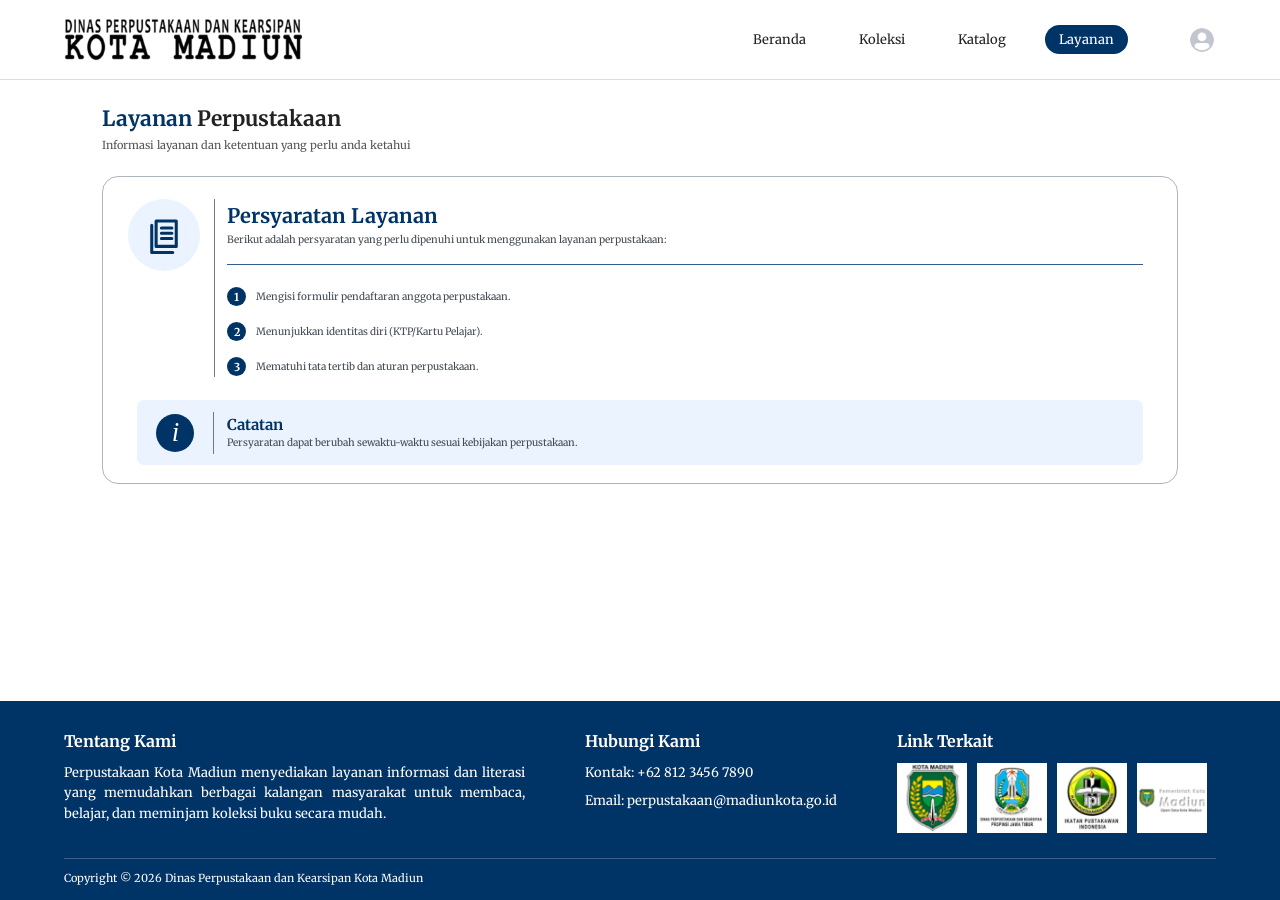
<file: html/layanan.html>
<!DOCTYPE html>
<html lang="id">
<head>
  <meta charset="UTF-8">
  <meta name="viewport" content="width=device-width, initial-scale=1.0">
  <title>Layanan Perpustakaan - Perpustakaan Kota Madiun</title>
  <link href="https://fonts.googleapis.com/css2?family=Merriweather:wght@400;700&display=swap" rel="stylesheet">
  <link rel="stylesheet" href="../css/common.css">
  <link rel="stylesheet" href="../css/layanan.css">
  <script src="../js/page-transition.js" defer></script>
</head>
<body class="halaman-layanan">
  <header class="header">
    <div class="header-isi">
      <a href="../index.html" aria-label="Beranda Perpustakaan Kota Madiun">
        <img src="../image/logo.webp" alt="Logo Kota Madiun" class="logo">
      </a>
      <nav class="menu" aria-label="Navigasi utama">
        <a href="../index.html">Beranda</a>
        <a href="koleksi.html">Koleksi</a>
        <a href="katalog.html">Katalog</a>
        <a href="layanan.html" aria-current="page">Layanan</a>
      </nav>
      <a href="#" class="akun" aria-label="Profil pengguna" title="Profil pengguna">
        <img src="../image/profil.webp" alt="Foto profil" class="foto-profil">
      </a>
    </div>
  </header>

  <main class="layanan-main">
    <h1><span>Layanan</span> Perpustakaan</h1>
    <p class="layanan-pengantar">Informasi layanan dan ketentuan yang perlu anda ketahui</p>

    <section class="kartu-persyaratan" aria-labelledby="judul-persyaratan">
      <div class="persyaratan-konten">
        <div class="ikon-persyaratan" aria-hidden="true">
          <svg viewBox="0 0 48 48" focusable="false">
            <path d="M15 8h23v29H15zM10 13v31h24" />
            <path d="M21 16h12M21 22h12M21 28h12" />
          </svg>
        </div>
        <div class="persyaratan-teks">
          <h2 id="judul-persyaratan">Persyaratan Layanan</h2>
          <p>Berikut adalah persyaratan yang perlu dipenuhi untuk menggunakan layanan perpustakaan:</p>
          <hr>
          <ol class="daftar-persyaratan">
            <li>Mengisi formulir pendaftaran anggota perpustakaan.</li>
            <li>Menunjukkan identitas diri (KTP/Kartu Pelajar).</li>
            <li>Mematuhi tata tertib dan aturan perpustakaan.</li>
          </ol>
        </div>
      </div>

      <aside class="catatan-layanan">
        <div class="ikon-informasi" aria-hidden="true">i</div>
        <div>
          <h3>Catatan</h3>
          <p>Persyaratan dapat berubah sewaktu-waktu sesuai kebijakan perpustakaan.</p>
        </div>
      </aside>
    </section>
  </main>

  <footer class="footer">
    <div class="footer-isi">
      <div class="footer-kolom lebar">
        <h4>Tentang Kami</h4>
        <p>Perpustakaan Kota Madiun menyediakan layanan informasi dan literasi yang memudahkan berbagai kalangan masyarakat untuk membaca, belajar, dan meminjam koleksi buku secara mudah.</p>
      </div>
      <div class="footer-kolom">
        <h4>Hubungi Kami</h4>
        <p>Kontak: +62 812 3456 7890</p>
        <p>Email: perpustakaan@madiunkota.go.id</p>
      </div>
      <div class="footer-kolom">
        <h4>Link Terkait</h4>
        <div class="logo-footer">
          <a href="https://www.madiunkota.go.id/" target="_blank" rel="noopener" title="Pemerintah Kota Madiun">
            <img src="../image/link1.webp" alt="Pemerintah Kota Madiun">
          </a>
          <a href="https://disperpusip.jatimprov.go.id/" target="_blank" rel="noopener" title="Dinas Perpustakaan dan Kearsipan Provinsi Jawa Timur">
            <img src="../image/link2.webp" alt="Dinas Perpustakaan dan Kearsipan Provinsi Jawa Timur">
          </a>
          <a href="https://perpusnas.go.id/berita/ikatan-pustakawan-indonesia-didorong-memiliki-peran-dalam-pengembangan-perpustakaan" target="_blank" rel="noopener" title="Perpustakaan Nasional">
            <img src="../image/link3.webp" alt="Perpustakaan Nasional">
          </a>
          <a href="https://www.madiunkota.go.id/" target="_blank" rel="noopener" title="Kota Madiun">
            <img src="../image/link4.webp" alt="Kota Madiun">
          </a>
        </div>
      </div>
    </div>
    <p class="copyright">Copyright © 2026 Dinas Perpustakaan dan Kearsipan Kota Madiun</p>
  </footer>
</body>
</html>
</file>
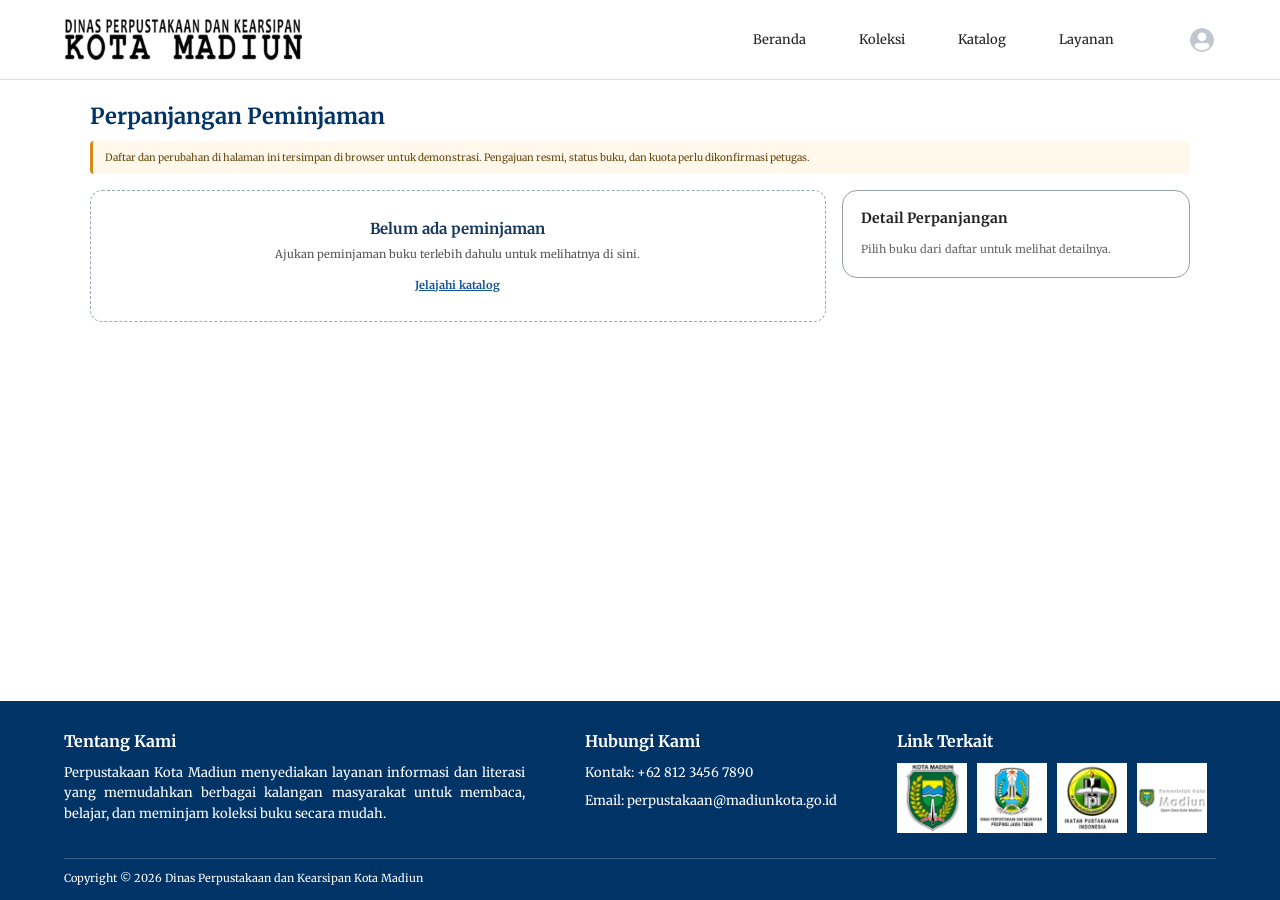
<file: html/perpanjangan.html>
<!DOCTYPE html>
<html lang="id">
<head>
  <meta charset="UTF-8">
  <meta name="viewport" content="width=device-width, initial-scale=1.0">
  <title>Perpanjangan Peminjaman - Perpustakaan Kota Madiun</title>
  <link href="https://fonts.googleapis.com/css2?family=Merriweather:wght@400;700&display=swap" rel="stylesheet">
  <link rel="stylesheet" href="../css/common.css">
  <link rel="stylesheet" href="../css/perpanjangan.css">
  <script src="../js/page-transition.js" defer></script>
  <script src="../js/data-buku.js" defer></script>
  <script src="../js/peminjaman-store.js" defer></script>
  <script src="../js/perpanjangan.js" defer></script>
</head>
<body class="halaman-perpanjangan">
  <!-- Header dan navigasi -->
  <header class="header">
    <div class="header-isi">
      <a href="../index.html" aria-label="Beranda Perpustakaan Kota Madiun">
        <img src="../image/logo.webp" alt="Logo Kota Madiun" class="logo">
      </a>
      <nav class="menu" aria-label="Navigasi utama">
        <a href="../index.html">Beranda</a>
        <a href="koleksi.html">Koleksi</a>
        <a href="katalog.html">Katalog</a>
        <a href="layanan.html">Layanan</a>
      </nav>
      <a href="#" class="akun" aria-label="Profil pengguna" title="Profil pengguna">
        <img src="../image/profil.webp" alt="Foto profil" class="foto-profil">
      </a>
    </div>
  </header>

  <main class="perpanjangan-main">
    <h1>Perpanjangan Peminjaman</h1>
    <p class="perpanjangan-info">
      Daftar dan perubahan di halaman ini tersimpan di browser untuk demonstrasi. Pengajuan resmi, status buku, dan kuota perlu dikonfirmasi petugas.
    </p>

    <div class="perpanjangan-layout">
      <section class="daftar-peminjaman" id="daftar-peminjaman" aria-label="Daftar buku yang dipinjam">
        <div class="peminjaman-kosong" id="peminjaman-kosong" hidden>
          <h2>Belum ada peminjaman</h2>
          <p>Ajukan peminjaman buku terlebih dahulu untuk melihatnya di sini.</p>
          <a href="katalog.html">Jelajahi katalog</a>
        </div>
      </section>

      <aside class="panel-perpanjangan">
        <h2>Detail Perpanjangan</h2>
        <p class="panel-pilih-info" id="panel-pilih-info">Pilih buku dari daftar untuk melihat detailnya.</p>
        <div id="panel-detail-perpanjangan" hidden>
          <article class="panel-buku">
            <img id="panel-sampul" alt="">
            <div>
              <h3 id="panel-judul"></h3>
              <p id="panel-pengarang"></p>
              <span class="status-peminjaman" id="panel-status"></span>
            </div>
          </article>
          <dl class="panel-metadata">
            <div><dt>Jatuh tempo saat ini</dt><dd id="panel-jatuh-tempo"></dd></div>
            <div><dt>Sisa kuota perpanjangan</dt><dd id="panel-kuota"></dd></div>
          </dl>
          <label class="pilihan-durasi" for="durasi-perpanjangan">
            <span>Lama perpanjangan</span>
            <select id="durasi-perpanjangan">
              <option value="7">7 hari</option>
              <option value="14">14 hari</option>
            </select>
          </label>
          <p class="tanggal-baru">Jatuh tempo baru <strong id="panel-jatuh-tempo-baru"></strong></p>
          <p class="aturan-perpanjangan">
            Perpanjangan hanya dapat diajukan sebelum jatuh tempo. Perubahan pada halaman ini merupakan simulasi lokal dan belum dikirim ke perpustakaan.
          </p>
          <button class="tombol-ajukan-perpanjangan" id="ajukan-perpanjangan" type="button">Ajukan Perpanjangan</button>
          <p class="pesan-perpanjangan" id="pesan-perpanjangan" role="status" hidden></p>
        </div>
        <p class="pesan-perpanjangan pesan-gagal" id="pesan-gagal-muat" role="alert" hidden></p>
      </aside>
    </div>
  </main>

  <!-- Footer -->
  <footer class="footer">
    <div class="footer-isi">
      <div class="footer-kolom lebar">
        <h4>Tentang Kami</h4>
        <p>Perpustakaan Kota Madiun menyediakan layanan informasi dan literasi yang memudahkan berbagai kalangan masyarakat untuk membaca, belajar, dan meminjam koleksi buku secara mudah.</p>
      </div>
      <div class="footer-kolom">
        <h4>Hubungi Kami</h4>
        <p>Kontak: +62 812 3456 7890</p>
        <p>Email: perpustakaan@madiunkota.go.id</p>
      </div>
      <div class="footer-kolom">
        <h4>Link Terkait</h4>
        <div class="logo-footer">
          <a href="https://www.madiunkota.go.id/" target="_blank" rel="noopener" title="Pemerintah Kota Madiun">
            <img src="../image/link1.webp" alt="Pemerintah Kota Madiun">
          </a>
          <a href="https://disperpusip.jatimprov.go.id/" target="_blank" rel="noopener" title="Dinas Perpustakaan dan Kearsipan Provinsi Jawa Timur">
            <img src="../image/link2.webp" alt="Dinas Perpustakaan dan Kearsipan Provinsi Jawa Timur">
          </a>
          <a href="https://perpusnas.go.id/berita/ikatan-pustakawan-indonesia-didorong-memiliki-peran-dalam-pengembangan-perpustakaan" target="_blank" rel="noopener" title="Perpustakaan Nasional">
            <img src="../image/link3.webp" alt="Perpustakaan Nasional">
          </a>
          <a href="https://www.madiunkota.go.id/" target="_blank" rel="noopener" title="Kota Madiun">
            <img src="../image/link4.webp" alt="Kota Madiun">
          </a>
        </div>
      </div>
    </div>
    <p class="copyright">Copyright © 2026 Dinas Perpustakaan dan Kearsipan Kota Madiun</p>
  </footer>
</body>
</html>
</file>
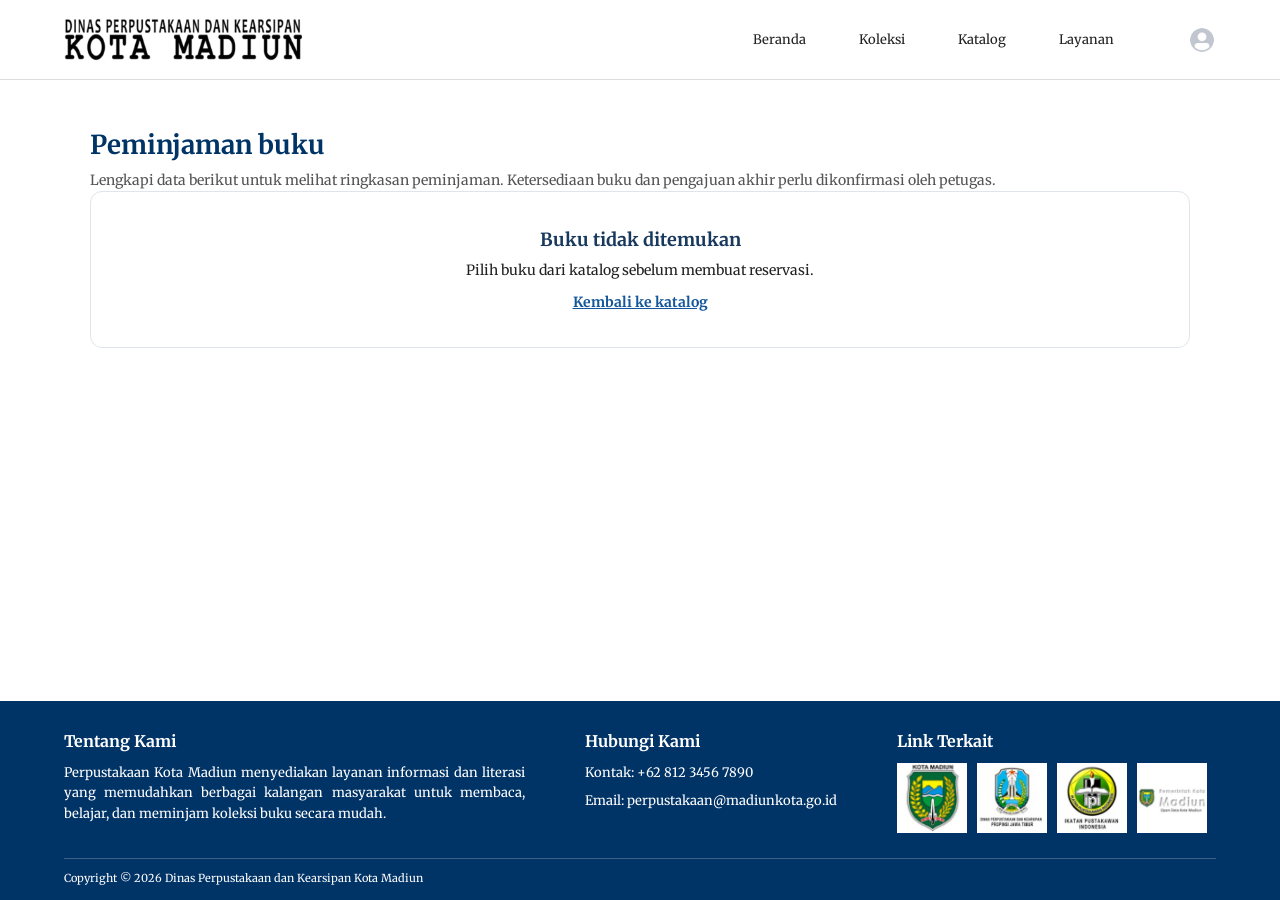
<file: html/reservasi.html>
<!DOCTYPE html>
<html lang="id">
<head>
  <meta charset="UTF-8">
  <meta name="viewport" content="width=device-width, initial-scale=1.0">
  <title>Peminjaman Buku - Perpustakaan Kota Madiun</title>
  <link href="https://fonts.googleapis.com/css2?family=Merriweather:wght@400;700&display=swap" rel="stylesheet">
  <link rel="stylesheet" href="../css/common.css">
  <link rel="stylesheet" href="../css/reservasi.css">
  <script src="../js/page-transition.js" defer></script>
  <script src="../js/data-buku.js" defer></script>
  <script src="../js/peminjaman-store.js" defer></script>
  <script src="../js/reservasi.js" defer></script>
</head>
<body class="halaman-reservasi">
  <!-- Header dan navigasi -->
  <header class="header">
    <div class="header-isi">
      <a href="../index.html" aria-label="Beranda Perpustakaan Kota Madiun">
        <img src="../image/logo.webp" alt="Logo Kota Madiun" class="logo">
      </a>
      <nav class="menu" aria-label="Navigasi utama">
        <a href="../index.html">Beranda</a>
        <a href="koleksi.html">Koleksi</a>
        <a href="katalog.html">Katalog</a>
        <a href="layanan.html">Layanan</a>
      </nav>
      <a href="#" class="akun" aria-label="Profil pengguna" title="Profil pengguna">
        <img src="../image/profil.webp" alt="Foto profil" class="foto-profil">
      </a>
    </div>
  </header>

  <main class="reservasi-main">
    <h1>Peminjaman buku</h1>
    <p class="reservasi-pengantar">Lengkapi data berikut untuk melihat ringkasan peminjaman. Ketersediaan buku dan pengajuan akhir perlu dikonfirmasi oleh petugas.</p>

    <ol class="reservasi-stepper" aria-label="Tahapan peminjaman">
      <li id="tahap-data">
        <span>1</span>
        <span>Data &amp; pengambilan</span>
      </li>
      <li aria-hidden="true" class="reservasi-stepper-garis"></li>
      <li id="tahap-konfirmasi">
        <span>2</span>
        <span>Konfirmasi</span>
      </li>
    </ol>

    <section id="reservasi-data" hidden>
      <form id="form-reservasi">
        <div class="reservasi-layout">
          <div class="reservasi-kolom-kiri">
            <article class="reservasi-buku">
              <img id="reservasi-sampul" alt="">
              <div class="reservasi-buku-info">
                <span class="reservasi-status">Perlu konfirmasi petugas</span>
                <h2 id="reservasi-judul"></h2>
                <p id="reservasi-pengarang"></p>
                <dl class="reservasi-metadata">
                  <div><dt>Kategori</dt><dd id="reservasi-kategori"></dd></div>
                  <div><dt>Jenis</dt><dd id="reservasi-jenis"></dd></div>
                  <div><dt>ISBN</dt><dd>Belum dicantumkan</dd></div>
                  <div><dt>Lokasi rak</dt><dd>Belum dicantumkan</dd></div>
                </dl>
                <a class="reservasi-ganti-buku" id="reservasi-ganti-buku" href="katalog.html">Ganti buku</a>
              </div>
            </article>

            <fieldset class="reservasi-pengambilan">
              <legend>Pengambilan &amp; Durasi</legend>
              <div class="reservasi-metode">
                <span class="reservasi-label">Metode pengambilan</span>
                <label class="reservasi-radio">
                  <input type="radio" name="metode" value="Perpustakaan" checked>
                  Ambil di perpustakaan
                </label>
              </div>
              <div class="reservasi-field">
                <span id="tanggal-pengambilan-label">Tanggal pengambilan</span>
                <div class="tanggal-pengambilan-kontrol">
                  <input
                    id="tanggal-pengambilan"
                    type="text"
                    placeholder="dd/mm/yyyy"
                    aria-hidden="true"
                    tabindex="-1"
                    readonly
                  >
                  <button
                    class="tombol-pilih-tanggal"
                    id="buka-kalender-tanggal"
                    type="button"
                    aria-label="Pilih tanggal pengambilan"
                    aria-expanded="false"
                    aria-controls="kalender-tanggal"
                  >
                    <svg aria-hidden="true" viewBox="0 0 24 24">
                      <rect x="3.5" y="5" width="17" height="16" rx="2"></rect>
                      <path d="M7.5 3v4M16.5 3v4M4 9.5h16"></path>
                    </svg>
                  </button>
                </div>
                <div class="kalender-tanggal" id="kalender-tanggal" popover="manual">
                  <div class="kalender-tanggal-header">
                    <button id="bulan-sebelumnya" type="button" aria-label="Bulan sebelumnya">&lt;</button>
                    <strong id="judul-bulan-kalender"></strong>
                    <button id="bulan-berikutnya" type="button" aria-label="Bulan berikutnya">&gt;</button>
                  </div>
                  <div class="kalender-tanggal-grid" id="kalender-tanggal-grid" aria-label="Tanggal dalam bulan"></div>
                </div>
                <small class="tanggal-pengambilan-format" id="tanggal-pengambilan-format" aria-live="polite"></small>
              </div>
              <label class="reservasi-field" for="lama-peminjaman">
                <span>Lama peminjaman</span>
                <select id="lama-peminjaman" name="durasi" required>
                  <option value="7">7 hari</option>
                  <option value="14">14 hari</option>
                  <option value="21">21 hari</option>
                </select>
              </label>
            </fieldset>
          </div>

          <aside class="reservasi-konfirmasi">
            <h2>Konfirmasi</h2>
            <button class="tombol-reservasi utama" type="submit">Lanjutkan</button>
            <a class="tombol-reservasi" id="reservasi-kembali-detail" href="#">Kembali</a>
          </aside>
        </div>

        <label class="reservasi-persetujuan">
          <input id="setuju-ketentuan" name="setuju" type="checkbox" required>
          <span>Saya telah membaca &amp; menyetujui ketentuan peminjaman Perpustakaan Kota Madiun</span>
        </label>
        <p class="reservasi-pesan" id="pesan-form-reservasi" role="status" hidden></p>
      </form>
    </section>

    <section class="reservasi-ringkasan" id="reservasi-ringkasan" hidden>
      <h2>Ringkasan</h2>
      <div class="reservasi-ringkasan-buku">
        <img id="ringkasan-sampul" alt="">
        <dl>
          <div><dt>Buku</dt><dd id="ringkasan-judul"></dd></div>
          <div><dt>Pengambilan</dt><dd id="ringkasan-metode"></dd></div>
          <div><dt>Tanggal ambil</dt><dd id="ringkasan-tanggal"></dd></div>
          <div><dt>Durasi</dt><dd id="ringkasan-durasi"></dd></div>
          <div><dt>Batas kembali</dt><dd id="ringkasan-kembali"></dd></div>
        </dl>
      </div>
      <hr>
      <ul class="reservasi-ketentuan">
        <li>Tunjukkan bukti peminjaman saat mengambil buku.</li>
        <li>Perpanjangan dapat dilakukan sebelum batas terlambat.</li>
        <li>Keterlambatan mengikuti peraturan perpustakaan.</li>
      </ul>
      <div class="reservasi-ringkasan-aksi">
        <button class="tombol-reservasi utama" id="ajukan-peminjaman" type="button">Ajukan peminjaman</button>
        <a class="tombol-reservasi" id="kembali-ke-data" href="#">Kembali</a>
      </div>
      <p class="reservasi-pesan" id="pesan-pengajuan" role="status" hidden></p>
    </section>

    <section class="reservasi-tidak-ditemukan" id="reservasi-tidak-ditemukan" hidden>
      <h2>Buku tidak ditemukan</h2>
      <p>Pilih buku dari katalog sebelum membuat reservasi.</p>
      <a href="katalog.html">Kembali ke katalog</a>
    </section>
  </main>

  <!-- Footer -->
  <footer class="footer">
    <div class="footer-isi">
      <div class="footer-kolom lebar">
        <h4>Tentang Kami</h4>
        <p>Perpustakaan Kota Madiun menyediakan layanan informasi dan literasi yang memudahkan berbagai kalangan masyarakat untuk membaca, belajar, dan meminjam koleksi buku secara mudah.</p>
      </div>
      <div class="footer-kolom">
        <h4>Hubungi Kami</h4>
        <p>Kontak: +62 812 3456 7890</p>
        <p>Email: perpustakaan@madiunkota.go.id</p>
      </div>
      <div class="footer-kolom">
        <h4>Link Terkait</h4>
        <div class="logo-footer">
          <a href="https://www.madiunkota.go.id/" target="_blank" rel="noopener" title="Pemerintah Kota Madiun">
            <img src="../image/link1.webp" alt="Pemerintah Kota Madiun">
          </a>
          <a href="https://disperpusip.jatimprov.go.id/" target="_blank" rel="noopener" title="Dinas Perpustakaan dan Kearsipan Provinsi Jawa Timur">
            <img src="../image/link2.webp" alt="Dinas Perpustakaan dan Kearsipan Provinsi Jawa Timur">
          </a>
          <a href="https://perpusnas.go.id/berita/ikatan-pustakawan-indonesia-didorong-memiliki-peran-dalam-pengembangan-perpustakaan" target="_blank" rel="noopener" title="Perpustakaan Nasional">
            <img src="../image/link3.webp" alt="Perpustakaan Nasional">
          </a>
          <a href="https://www.madiunkota.go.id/" target="_blank" rel="noopener" title="Kota Madiun">
            <img src="../image/link4.webp" alt="Kota Madiun">
          </a>
        </div>
      </div>
    </div>
    <p class="copyright">Copyright © 2026 Dinas Perpustakaan dan Kearsipan Kota Madiun</p>
  </footer>
</body>
</html>
</file>
<file: css/common.css>
/* Reset dan gaya global */
* {
  margin: 0;
  padding: 0;
  box-sizing: border-box;
}

body {
  font-family: 'Merriweather', serif;
  background-color: #ffffff;
  color: #222222;
  font-size: 14px;
}

a {
  text-decoration: none;
  color: inherit;
}

img {
  display: block;
}

.biru {
  color: #2b5797;
}

/* Header dan navigasi */
.header {
  border-bottom: 1px solid #dddddd;
  padding: 15px 0;
  view-transition-name: page-header;
}

main {
  view-transition-name: page-content;
  animation: halaman-masuk-dari-bawah 420ms cubic-bezier(0.16, 1, 0.3, 1) both;
}

html.transisi-lintas-halaman main {
  animation: none;
}

.footer {
  view-transition-name: page-footer;
}

@view-transition {
  navigation: auto;
}

::view-transition-old(page-header),
::view-transition-old(page-footer) {
  display: none;
}

::view-transition-new(page-header),
::view-transition-new(page-footer) {
  animation: none;
}

::view-transition-new(page-content) {
  animation: halaman-masuk-dari-bawah 420ms cubic-bezier(0.16, 1, 0.3, 1) both;
}

@keyframes halaman-masuk-dari-bawah {
  from {
    opacity: 0;
    transform: translateY(28px);
  }

  to {
    opacity: 1;
    transform: translateY(0);
  }
}

.header-isi {
  width: 90%;
  max-width: 1200px;
  margin: 0 auto;
  display: flex;
  align-items: center;
}

.logo {
  height: 45px;
  flex-shrink: 0;
}

.menu {
  display: flex;
  gap: 25px;
  align-items: center;
  margin-left: auto;
  padding: 10px 24px 10px 40px;
}

.menu a {
  padding: 6px 14px;
  border-radius: 20px;
  font-size: 13px;
  transition: background-color 180ms ease, color 180ms ease;
}

.menu a:hover,
.menu a:focus-visible {
  background-color: #e8efff;
  color: #0b0b8c;
  outline: none;
}

.menu a[aria-current="page"] {
  background-color: #003366;
  color: #ffffff;
}

.akun {
  width: 28px;
  height: 28px;
  margin-left: 36px;
  display: grid;
  place-items: center;
  color: #bdbdbd;
  border-radius: 50%;
  transition: color 180ms ease, background-color 180ms ease;
}

.foto-profil {
  width: 24px;
  height: 24px;
  border-radius: 50%;
}

.akun:hover,
.akun:focus-visible {
  color: #0b0b8c;
  background-color: #e8efff;
  outline: none;
}

@media (prefers-reduced-motion: reduce) {
  ::view-transition-group(root),
  ::view-transition-old(root),
  ::view-transition-new(root),
  ::view-transition-group(page-header),
  ::view-transition-old(page-header),
  ::view-transition-new(page-header),
  ::view-transition-group(page-content),
  ::view-transition-old(page-content),
  ::view-transition-new(page-content),
  ::view-transition-group(page-footer),
  ::view-transition-old(page-footer),
  ::view-transition-new(page-footer) {
    animation: none !important;
  }

  main {
    animation: none;
  }
}

/* Header responsif */
@media (max-width: 900px) {
  .header-isi {
    flex-wrap: wrap;
    row-gap: 12px;
  }

  .logo {
    height: 38px;
  }

  .menu {
    order: 1;
    width: 100%;
    justify-content: center;
    gap: 6px;
    margin-left: 0;
    padding: 10px 0 0;
    border-left: 0;
    border-top: 1px solid #d5e8ff;
  }

  .menu a {
    padding: 6px 10px;
  }

  .akun {
    margin-left: auto;
  }
}

/* Footer */
.footer {
  background-color: #003366;
  color: white;
  padding: 30px 0 15px;
}

.footer-isi {
  width: 90%;
  max-width: 1200px;
  margin: 0 auto;
  display: flex;
  gap: 60px;
}

.footer-kolom h4 {
  font-size: 16px;
  margin-bottom: 12px;
}

.footer-kolom p {
  font-size: 13px;
  line-height: 1.6;
  margin-bottom: 8px;
}

.footer-kolom.lebar {
  width: 40%;
  text-align: justify;
}

.logo-footer {
  display: flex;
  gap: 10px;
}

.logo-footer img {
  width: 70px;
  height: 70px;
  background-color: white;
  object-fit: contain;
}

.copyright {
  width: 90%;
  max-width: 1200px;
  margin: 25px auto 0;
  padding-top: 12px;
  border-top: 1px solid #3d5f88;
  font-size: 11px;
}
/* Penyimpanan dan koleksi favorit */
.tombol-bulat.aksi-favorit {
  color: #cc3333;
  font-size: 15px;
  transition: color 160ms ease, transform 160ms ease;
}

.tombol-bulat.aksi-favorit:hover,
.tombol-bulat.aksi-favorit:focus-visible {
  transform: scale(1.1);
}

.tombol-bulat.aksi-favorit.favorit-aktif {
  color: #e12636;
  background-color: #fff0f1;
}

.judul-koleksi {
  display: flex;
  align-items: center;
  justify-content: space-between;
  gap: 14px;
  margin-bottom: 24px;
}

.judul-koleksi h1 {
  margin: 0;
  color: #003366;
  font-size: clamp(26px, 3vw, 34px);
}

.menu-koleksi {
  grid-template-columns: repeat(2, minmax(0, 1fr));
}

.menu-koleksi strong {
  display: inline-grid;
  min-width: 22px;
  height: 22px;
  place-items: center;
  margin-left: 4px;
  border-radius: 11px;
  background-color: #e8efff;
  color: #003366;
  font-size: 11px;
}

.tombol-buat-koleksi,
.tombol-buat-baru,
.tombol-simpan-baru {
  min-height: 38px;
  padding: 9px 14px;
  border: 1px solid #003366;
  border-radius: 7px;
  background-color: #003366;
  color: #ffffff;
  cursor: pointer;
  font-family: inherit;
  font-size: 11px;
  transition: background-color 160ms ease, box-shadow 160ms ease;
}

.tombol-buat-koleksi:hover,
.tombol-buat-koleksi:focus-visible,
.tombol-buat-baru:hover,
.tombol-buat-baru:focus-visible,
.tombol-simpan-baru:hover,
.tombol-simpan-baru:focus-visible {
  background-color: #174b81;
  box-shadow: 0 3px 8px rgba(0, 51, 102, 0.18);
  outline: none;
}

.daftar-buku-koleksi {
  display: grid;
  grid-template-columns: repeat(5, minmax(0, 1fr));
  gap: 18px;
}

.halaman-koleksi .buku-koleksi {
  display: flex;
  flex-direction: column;
}

.buku-koleksi .tautan-detail-buku {
  flex: 1;
}

.tombol-hapus-koleksi {
  align-self: flex-start;
  margin-top: 10px;
  padding: 5px 8px;
  border: 1px solid #c8d0d9;
  border-radius: 5px;
  background-color: #ffffff;
  color: #555555;
  cursor: pointer;
  font-family: inherit;
  font-size: 9px;
}

.tombol-hapus-koleksi:hover,
.tombol-hapus-koleksi:focus-visible {
  border-color: #a32626;
  color: #a32626;
  outline: none;
}

.bagian-koleksi-pribadi {
  margin-top: 24px;
}

.kepala-koleksi-pribadi {
  display: flex;
  align-items: center;
  justify-content: space-between;
  gap: 12px;
  margin-bottom: 14px;
}

.kepala-koleksi-pribadi h3 {
  color: #18395d;
  font-size: 16px;
}

.tombol-hapus-grup {
  align-self: auto;
  margin-top: 0;
}

.pesan-koleksi-kosong,
.pesan-koleksi-error {
  padding: 18px;
  border: 1px dashed #c3ccd7;
  border-radius: 8px;
  color: #666666;
  font-size: 11px;
  line-height: 1.6;
}

.pesan-koleksi-error {
  border-color: #d7aaaa;
  color: #a12424;
}

.notifikasi-koleksi {
  position: fixed;
  right: 20px;
  bottom: 20px;
  z-index: 20;
  max-width: min(360px, calc(100vw - 32px));
  padding: 12px 16px;
  border-radius: 8px;
  background-color: #ffffff;
  color: #003366;
  box-shadow: 0 5px 18px rgba(0, 0, 0, 0.2);
  font-size: 11px;
  line-height: 1.5;
  opacity: 0;
  pointer-events: none;
  transform: translateY(8px);
  transition:
    opacity 180ms ease,
    transform 180ms ease,
    background-color 320ms ease,
    color 320ms ease;
}

.notifikasi-koleksi.terlihat {
  background-color: #003366;
  color: #ffffff;
  opacity: 1;
  transform: translateY(0);
}

.notifikasi-koleksi.gagal {
  color: #9c2c2c;
}

.notifikasi-koleksi.gagal.terlihat {
  background-color: #9c2c2c;
  color: #ffffff;
}

.dialog-koleksi {
  position: fixed;
  inset: 0;
  width: min(92vw, 440px);
  max-height: min(85vh, 620px);
  margin: auto;
  padding: 0;
  overflow: auto;
  border: 0;
  border-radius: 14px;
  box-shadow: 0 18px 55px rgba(0, 0, 0, 0.28);
}

.dialog-koleksi::backdrop {
  background-color: rgba(15, 28, 42, 0.55);
}

.dialog-koleksi-isi {
  padding: 22px;
}

.dialog-koleksi-header {
  display: flex;
  align-items: flex-start;
  justify-content: space-between;
  gap: 12px;
  margin-bottom: 18px;
}

.dialog-koleksi-header h2 {
  margin-bottom: 6px;
  color: #003366;
  font-size: 19px;
}

.dialog-koleksi-header p {
  color: #666666;
  font-size: 11px;
  line-height: 1.5;
}

.dialog-koleksi-tutup {
  width: 30px;
  height: 30px;
  border: 0;
  border-radius: 50%;
  background-color: #eef1f4;
  color: #333333;
  cursor: pointer;
  font-size: 20px;
}

.pilihan-simpan-favorit,
.pilihan-simpan-koleksi {
  width: 100%;
  min-height: 42px;
  display: flex;
  align-items: center;
  gap: 9px;
  margin-bottom: 8px;
  padding: 10px 12px;
  border: 1px solid #d6dde5;
  border-radius: 7px;
  background-color: #ffffff;
  color: #26384a;
  cursor: pointer;
  font-family: inherit;
  font-size: 11px;
  text-align: left;
}

.pilihan-simpan-favorit span {
  color: #d63742;
  font-size: 17px;
}

.pilihan-simpan-favorit:hover,
.pilihan-simpan-koleksi:hover,
.pilihan-simpan-favorit:focus-visible,
.pilihan-simpan-koleksi:focus-visible {
  border-color: #2b5797;
  background-color: #f1f6fc;
  outline: none;
}

.pilihan-simpan-favorit:disabled,
.pilihan-simpan-koleksi:disabled {
  color: #777777;
  cursor: default;
}

.dialog-koleksi-isi > h3,
#target-simpan-buku > h3 {
  margin: 18px 0 9px;
  color: #444444;
  font-size: 12px;
}

.koleksi-belum-ada {
  padding: 10px 0;
  color: #666666;
  font-size: 10px;
  line-height: 1.5;
}

.form-buat-koleksi {
  margin-top: 12px;
  padding: 14px;
  border-radius: 8px;
  background-color: #f4f6f8;
}

.form-buat-koleksi label {
  display: block;
  margin-bottom: 7px;
  font-size: 11px;
  font-weight: 700;
}

.form-buat-koleksi input {
  width: 100%;
  min-height: 38px;
  margin-bottom: 10px;
  padding: 8px 10px;
  border: 1px solid #c4ccd5;
  border-radius: 6px;
  font-family: inherit;
  font-size: 11px;
}

.form-buat-koleksi > div {
  display: flex;
  justify-content: flex-end;
  gap: 8px;
}

.form-buat-koleksi .tombol-buat-baru {
  border-color: #aeb8c3;
  background-color: #ffffff;
  color: #374554;
}

.pesan-dialog-koleksi {
  margin-top: 12px;
  color: #a12424;
  font-size: 10px;
  line-height: 1.5;
}

#target-simpan-buku[hidden],
#simpan-ke-favorit[hidden],
#tampilkan-form-koleksi[hidden],
#form-buat-koleksi[hidden],
#pesan-dialog-koleksi[hidden],
#pesan-koleksi-error[hidden] {
  display: none;
}

@media (max-width: 900px) {
  .daftar-buku-koleksi {
    grid-template-columns: repeat(3, minmax(0, 1fr));
  }
}

@media (max-width: 600px) {
  .judul-koleksi {
    align-items: flex-start;
    flex-direction: column;
  }

  .menu-koleksi {
    grid-template-columns: repeat(2, minmax(0, 1fr));
  }

  .daftar-buku-koleksi {
    grid-template-columns: repeat(2, minmax(0, 1fr));
    gap: 12px;
  }

  .dialog-koleksi-isi {
    padding: 18px;
  }
}

/* Gaya kartu bersama lintas halaman */
/* Buku terbaru */
.buku-baru {
  width: 90%;
  max-width: 1200px;
  margin: 0 auto;
  padding: 35px 0 20px;
  display: flex;
  justify-content: center;
  gap: 40px;
}

.kartu-buku {
  position: relative;
  width: 240px;
  border: 1px solid #dddddd;
  border-radius: 8px;
  padding: 10px;
  box-shadow: 0 1px 4px rgba(0, 0, 0, 0.15);
}

.badge-baru {
  position: absolute;
  top: 14px;
  left: 14px;
  background-color: white;
  font-size: 10px;
  padding: 2px 8px;
  border-radius: 8px;
  z-index: 1;
}

.kartu-buku img {
  width: 100%;
  height: 330px;
  object-fit: cover;
  border-radius: 6px;
  background-color: #999999;
  margin-bottom: 8px;
}

.kartu-buku h4 {
  font-size: 15px;
}

.penulis {
  font-size: 11px;
  color: #777777;
  margin-bottom: 8px;
}

.bawah-kartu {
  display: flex;
  justify-content: space-between;
  align-items: center;
}

.status {
  font-size: 11px;
  color: #1b7a2b;
  background-color: #e3f4e6;
  padding: 2px 6px;
  border-radius: 4px;
}

.tombol-bulat {
  width: 24px;
  height: 24px;
  border-radius: 50%;
  border: none;
  background-color: #eeeeee;
  color: #cc3333;
  cursor: pointer;
  font-size: 11px;
}

.tombol-bulat.oranye {
  background-color: #ff9800;
  color: black;
  font-size: 16px;
  width: 28px;
  height: 28px;
}



/* Tata letak tablet */
@media (max-width: 900px) {
  .hero-kiri h1 {
    font-size: 34px;
  }

  .akses-kartu {
    gap: 20px;
  }

  .jadwal-kartu,
  .statistik {
    gap: 16px;
  }

  .baris-buku {
    gap: 12px;
    justify-content: flex-start;
    overflow-x: auto;
  }

  .sampul-populer {
    flex: 0 0 clamp(100px, 15vw, 140px);
    width: clamp(100px, 15vw, 140px);
    aspect-ratio: 160 / 230;
  }

  .fasilitas {
    gap: 14px;
  }

  .buku-baru {
    gap: 20px;
  }

  .footer-isi {
    gap: 30px;
    flex-wrap: wrap;
  }

  .footer-kolom {
    min-width: 0;
    flex: 1 1 220px;
  }

  .footer-kolom.lebar {
    width: auto;
    flex-basis: 100%;
  }

  .footer-kolom p {
    overflow-wrap: anywhere;
  }

  .logo-footer {
    flex-wrap: wrap;
  }
}

/* Geser carousel buku */
@media (max-width: 1100px) {
  .baris-buku {
    justify-content: flex-start;
    overflow-x: auto;
  }

  .sampul-populer {
    flex: 0 0 clamp(100px, 13vw, 140px);
    width: clamp(100px, 13vw, 140px);
  }
}

/* Tata letak mobile */
@media (max-width: 600px) {
  /* Hero */
  .hero {
    flex-direction: column;
    align-items: stretch;
    gap: 24px;
    margin: 24px auto 30px;
  }

  .hero-kiri,
  .hero-kanan {
    width: 100%;
  }

  .hero-kiri h1 {
    font-size: clamp(28px, 8vw, 36px);
    line-height: 1.25;
  }

  .hero-kiri h1 br {
    display: none;
  }

  .populer {
    flex-wrap: wrap;
    gap: 8px;
  }

  .hero-kanan img {
    height: auto;
    aspect-ratio: 4 / 3;
  }

  /* Akses cepat */
  .akses-kartu {
    display: grid;
    grid-template-columns: repeat(3, minmax(0, 1fr));
    gap: 10px;
  }

  .kartu-kecil {
    width: auto;
    min-height: 125px;
    padding: 12px 6px;
  }

  .kartu-kecil img {
    width: 60px;
    height: 60px;
  }

  .kartu-kecil p {
    font-size: 11px;
    line-height: 1.4;
  }

  /* Jadwal */
  .jadwal-kartu {
    display: grid;
    grid-template-columns: minmax(0, 1fr);
    gap: 28px;
    margin-top: 28px;
  }

  .kotak-jadwal {
    width: 100%;
  }

  .judul-jadwal-utama .judul-kiri {
    font-size: clamp(12px, 3.8vw, 15px);
  }

  .reservasi {
    line-height: 1.5;
  }

  .statistik {
    display: grid;
    grid-template-columns: repeat(3, minmax(0, 1fr));
    gap: 10px;
  }

  .statistik h3 {
    font-size: clamp(16px, 5vw, 22px);
  }

  .statistik p {
    font-size: 10px;
    line-height: 1.4;
  }

  /* Pita judul section */
  .pita {
    padding: 22px 5%;
  }

  .pita h2 {
    font-size: 19px;
    line-height: 1.4;
  }

  /* Buku terpopuler */
  .baris-buku {
    justify-content: flex-start;
    overflow-x: auto;
    padding-bottom: 8px;
    scroll-snap-type: x mandatory;
  }

  .sampul-populer {
    flex: 0 0 42%;
    width: 42%;
    aspect-ratio: 160 / 230;
    scroll-snap-align: start;
  }

  .baris-buku .panah {
    display: none;
  }

  /* Fasilitas */
  .fasilitas {
    flex-direction: column;
    gap: 16px;
    padding: 30px 0 40px;
  }

  .kartu-fasilitas {
    max-width: none;
  }

  .kartu-fasilitas img {
    height: auto;
    aspect-ratio: 16 / 10;
  }

  /* Buku terbaru */
  .buku-baru {
    display: grid;
    grid-template-columns: repeat(2, minmax(0, 1fr));
    gap: 12px;
    padding: 28px 0 18px;
  }

  .kartu-buku {
    width: auto;
    min-width: 0;
    padding: 8px;
  }

  .kartu-buku img {
    height: auto;
    aspect-ratio: 2 / 3;
  }

  .kartu-buku h4 {
    font-size: 13px;
    line-height: 1.4;
  }

  .bawah-kartu {
    gap: 4px;
  }

  .tombol-bulat {
    width: 22px;
    height: 22px;
  }

  .tombol-bulat.oranye {
    width: 24px;
    height: 24px;
  }

  /* Footer */
  .footer-isi {
    flex-direction: column;
    flex-wrap: nowrap;
    gap: 24px;
  }

  .footer-kolom {
    flex: 0 1 auto;
  }

  .footer-kolom.lebar {
    width: 100%;
    flex-basis: auto;
  }

  .footer-kolom p {
    overflow-wrap: anywhere;
  }

  .logo-footer {
    flex-wrap: wrap;
  }

  .logo-footer img {
    width: 60px;
    height: 60px;
  }

  .copyright {
    line-height: 1.5;
  }
}


.tautan-detail-buku {
  display: block;
  color: inherit;
  text-decoration: none;
}
.tautan-detail-buku:focus-visible {
  outline: 2px solid #2b5797;
  outline-offset: 3px;
}
</file>
<file: css/beranda.css>
/* Hero dan pencarian */
.hero {
  width: 90%;
  max-width: 1200px;
  margin: 30px auto;
  display: flex;
  justify-content: space-between;
  align-items: center;
}

.hero-kiri {
  width: 45%;
}

.label-kecil {
  font-size: 11px;
  color: #555555;
  margin-bottom: 10px;
}

.hero-kiri h1 {
  font-size: 42px;
  line-height: 1.4;
  margin-bottom: 15px;
}

.hero-kiri hr {
  border: none;
  border-top: 1px solid #cccccc;
  margin-bottom: 20px;
}

/* Form pencarian */
.kotak-cari {
  display: flex;
  gap: 10px;
  margin-bottom: 15px;
}

.kotak-cari input {
  flex: 1;
  padding: 10px 12px;
  border: none;
  background-color: #eeeeee;
  border-radius: 8px;
  font-family: 'Merriweather', serif;
  font-size: 12px;
}

.kotak-cari button {
  padding: 10px 25px;
  background-color: #003366;
  color: white;
  border: none;
  border-radius: 8px;
  cursor: pointer;
  font-family: 'Merriweather', serif;
  transition: background-color 180ms ease, transform 180ms ease, box-shadow 180ms ease;
}

.kotak-cari button:hover,
.kotak-cari button:focus-visible {
  background-color: #2b5797;
  box-shadow: 0 4px 10px rgba(0, 51, 102, 0.25);
  transform: translateY(-2px);
}

.kotak-cari button:focus-visible {
  outline: 2px solid #2b5797;
  outline-offset: 2px;
}

/* Tautan pencarian populer */
.populer {
  font-size: 11px;
  display: flex;
  gap: 10px;
  align-items: center;
}

.populer a {
  background-color: #e3dddd;
  padding: 4px 12px;
  border-radius: 8px;
}

.hero-kanan {
  width: 40%;
  border: 1px solid #dddddd;
  border-radius: 10px;
  padding: 10px;
  text-align: center;
}

.hero-kanan img {
  width: 100%;
  height: 320px;
  object-fit: cover;
  border-radius: 8px;
  background-color: #cccccc;
}

.hero-kanan p {
  font-size: 11px;
  margin-top: 8px;
}

/* Akses cepat */
.akses {
  width: 90%;
  max-width: 1200px;
  margin: 0 auto 30px;
}

.judul-kiri {
  font-size: 15px;
  margin-bottom: 20px;
}

.akses-kartu {
  display: flex;
  justify-content: center;
  gap: 60px;
}

.kartu-kecil {
  position: relative;
  width: 170px;
  min-height: 130px;
  border: 1px solid #cccccc;
  border-radius: 10px;
  text-align: center;
  padding: 15px 10px;
  transition: background-color 180ms ease, color 180ms ease, transform 180ms ease, box-shadow 180ms ease;
}

a.kartu-kecil {
  display: block;
  color: inherit;
  text-decoration: none;
}

.kartu-kecil:hover {
  z-index: 1;
  background-color: #003366;
  color: #ffffff;
  transform: scale(1.04);
  box-shadow: 0 8px 18px rgba(0, 51, 102, 0.22);
}

.kartu-kecil:focus-visible {
  outline: 2px solid #2b5797;
  outline-offset: 3px;
}

.kartu-kecil:hover img {
  filter: brightness(0) invert(1);
}

.kartu-kecil .ikon {
  margin-bottom: 8px;
}

.kartu-kecil img {
  width: 75px;
  height: px;
  object-fit: contain;
  margin: 0 auto;
}

.kartu-kecil p {
  font-size: 13px;
}

/* Jadwal dan statistik */
.jadwal {
  width: 90%;
  max-width: 1200px;
  margin: 0 auto 50px;
}

.jadwal-kartu {
  display: flex;
  justify-content: center;
  gap: 25px;
  margin-top: 30px;
}

.kotak-jadwal {
  width: 230px;
  border: 1px solid #cccccc;
  border-radius: 10px;
  padding: 20px;
}

.kotak-jadwal h4 {
  font-size: 14px;
  margin-bottom: 8px;
}

.kotak-jadwal p {
  font-size: 13px;
  line-height: 1.5;
}

.kotak-jadwal.biru-tua {
  background-color: #003366;
  color: white;
  border-color: #003366;
}

.judul-jadwal-utama {
  display: flex;
  align-items: center;
  gap: 6px;
  margin-bottom: 8px;
}

.judul-jadwal-utama .judul-kiri {
  flex: 1 1 auto;
  margin-bottom: 0;
}

.judul-jadwal-utama .badge-buka {
  flex: 0 0 auto;
}

.badge-buka {
  background-color: #dde6f3;
  color: #003366;
  font-size: 10px;
  padding: 3px 8px;
  border-radius: 10px;
}

.reservasi {
  text-align: center;
  color: #555555;
  margin-top: 40px;
  margin-bottom: 15px;
  font-size: 13px;
}

.statistik {
  display: flex;
  justify-content: center;
  gap: 60px;
  text-align: center;
}

.statistik h3 {
  color: #2b5797;
  font-size: 28px;
}

.statistik p {
  font-size: 13px;
  color: #555555;
  margin-top: 4px;
}

/* Pita judul section */
.pita {
  background-color: #003366;
  color: white;
  padding: 25px 0 25px 5%;
}

.pita small {
  font-size: 12px;
  display: block;
  margin-bottom: 5px;
}

.pita h2 {
  font-size: 22px;
}

/* Buku terpopuler */
.populer-buku {
  width: 90%;
  max-width: 1200px;
  margin: 0 auto;
  padding: 35px 0 25px;
}

.baris-buku {
  display: flex;
  justify-content: center;
  align-items: center;
  gap: 15px;
}

.sampul-populer {
  position: relative;
  display: block;
  flex: 0 0 160px;
  width: 160px;
  aspect-ratio: 160 / 230;
  overflow: hidden;
  border-radius: 6px;
  background-color: #999999;
  transition: transform 180ms ease, box-shadow 180ms ease;
}

.sampul-populer img {
  width: 100%;
  height: 100%;
  object-fit: cover;
  background-color: #999999;
}

.sampul-populer::after {
  position: absolute;
  inset: 0;
  background-color: rgba(0, 51, 102, 0.58);
  content: "";
  opacity: 0;
  transition: opacity 180ms ease;
}

.buka-buku {
  position: absolute;
  top: 50%;
  left: 50%;
  z-index: 1;
  color: #ffffff;
  background-color: rgba(0, 51, 102, 0.92);
  font-size: 13px;
  font-weight: bold;
  opacity: 0;
  padding: 7px 12px;
  pointer-events: none;
  border-radius: 20px;
  transform: translate(-50%, -50%);
  transition: opacity 180ms ease;
}

.sampul-populer:hover {
  z-index: 1;
  box-shadow: 0 10px 24px rgba(0, 0, 0, 0.3);
  transform: translateY(-4px);
}

.sampul-populer:focus-visible,
.tautan-detail-buku:focus-visible {
  outline: 2px solid #2b5797;
  outline-offset: 3px;
}

.tautan-detail-buku {
  display: block;
  color: inherit;
  text-decoration: none;
}

.sampul-populer:hover::after,
.sampul-populer:hover .buka-buku {
  opacity: 1;
}

.panah {
  font-size: 24px;
  margin-left: 10px;
}

.titik {
  display: flex;
  justify-content: center;
  gap: 8px;
  margin-top: 20px;
}

.titik span {
  width: 8px;
  height: 8px;
  border-radius: 50%;
  background-color: #cccccc;
}

.titik span.aktif {
  background-color: #1a73e8;
}

.lihat-semua {
  display: block;
  text-align: right;
  font-size: 10px;
  font-weight: bold;
  margin-top: 5px;
  margin-right: 0;
}

.lihat-semua.kanan {
  width: 90%;
  max-width: 1200px;
  margin: 0 auto 30px;
  padding-right: 0;
}

/* Fasilitas */
.fasilitas {
  width: 90%;
  max-width: 1200px;
  margin: 0 auto;
  padding: 45px 0 60px;
  display: flex;
  justify-content: center;
  gap: 20px;
}

.kartu-fasilitas {
  flex: 1;
  max-width: 450px;
  border: 1px solid #cccccc;
  border-radius: 10px;
  padding: 12px;
}

.kartu-fasilitas img {
  width: 100%;
  height: 220px;
  object-fit: cover;
  border-radius: 8px;
  background-color: #cccccc;
  margin-bottom: 10px;
}

.kartu-fasilitas h4 {
  font-size: 16px;
  margin-bottom: 6px;
}

.kartu-fasilitas p {
  font-size: 12px;
  line-height: 1.5;
}

/* Buku terbaru */
.buku-baru {
  width: 90%;
  max-width: 1200px;
  margin: 0 auto;
  padding: 35px 0 20px;
  display: flex;
  justify-content: center;
  gap: 40px;
}

.kartu-buku {
  position: relative;
  width: 240px;
  border: 1px solid #dddddd;
  border-radius: 8px;
  padding: 10px;
  box-shadow: 0 1px 4px rgba(0, 0, 0, 0.15);
}

.badge-baru {
  position: absolute;
  top: 14px;
  left: 14px;
  background-color: white;
  font-size: 10px;
  padding: 2px 8px;
  border-radius: 8px;
  z-index: 1;
}

.kartu-buku img {
  width: 100%;
  height: 330px;
  object-fit: cover;
  border-radius: 6px;
  background-color: #999999;
  margin-bottom: 8px;
}

.kartu-buku h4 {
  font-size: 15px;
}

.penulis {
  font-size: 11px;
  color: #777777;
  margin-bottom: 8px;
}

.bawah-kartu {
  display: flex;
  justify-content: space-between;
  align-items: center;
}

.status {
  font-size: 11px;
  color: #1b7a2b;
  background-color: #e3f4e6;
  padding: 2px 6px;
  border-radius: 4px;
}

.tombol-bulat {
  width: 24px;
  height: 24px;
  border-radius: 50%;
  border: none;
  background-color: #eeeeee;
  color: #cc3333;
  cursor: pointer;
  font-size: 11px;
}

.tombol-bulat.oranye {
  background-color: #ff9800;
  color: black;
  font-size: 16px;
  width: 28px;
  height: 28px;
}

/* Footer */

/* Tata letak tablet */
@media (max-width: 900px) {
  .hero-kiri h1 {
    font-size: 34px;
  }

  .akses-kartu {
    gap: 20px;
  }

  .jadwal-kartu,
  .statistik {
    gap: 16px;
  }

  .baris-buku {
    gap: 12px;
    justify-content: flex-start;
    overflow-x: auto;
  }

  .sampul-populer {
    flex: 0 0 clamp(100px, 15vw, 140px);
    width: clamp(100px, 15vw, 140px);
    aspect-ratio: 160 / 230;
  }

  .fasilitas {
    gap: 14px;
  }

  .buku-baru {
    gap: 20px;
  }

  .footer-isi {
    gap: 30px;
    flex-wrap: wrap;
  }

  .footer-kolom {
    min-width: 0;
    flex: 1 1 220px;
  }

  .footer-kolom.lebar {
    width: auto;
    flex-basis: 100%;
  }

  .footer-kolom p {
    overflow-wrap: anywhere;
  }

  .logo-footer {
    flex-wrap: wrap;
  }
}

/* Geser carousel buku */
@media (max-width: 1100px) {
  .baris-buku {
    justify-content: flex-start;
    overflow-x: auto;
  }

  .sampul-populer {
    flex: 0 0 clamp(100px, 13vw, 140px);
    width: clamp(100px, 13vw, 140px);
  }
}

/* Tata letak mobile */
@media (max-width: 600px) {
  /* Hero */
  .hero {
    flex-direction: column;
    align-items: stretch;
    gap: 24px;
    margin: 24px auto 30px;
  }

  .hero-kiri,
  .hero-kanan {
    width: 100%;
  }

  .hero-kiri h1 {
    font-size: clamp(28px, 8vw, 36px);
    line-height: 1.25;
  }

  .hero-kiri h1 br {
    display: none;
  }

  .populer {
    flex-wrap: wrap;
    gap: 8px;
  }

  .hero-kanan img {
    height: auto;
    aspect-ratio: 4 / 3;
  }

  /* Akses cepat */
  .akses-kartu {
    display: grid;
    grid-template-columns: repeat(3, minmax(0, 1fr));
    gap: 10px;
  }

  .kartu-kecil {
    width: auto;
    min-height: 125px;
    padding: 12px 6px;
  }

  .kartu-kecil img {
    width: 60px;
    height: 60px;
  }

  .kartu-kecil p {
    font-size: 11px;
    line-height: 1.4;
  }

  /* Jadwal */
  .jadwal-kartu {
    display: grid;
    grid-template-columns: minmax(0, 1fr);
    gap: 28px;
    margin-top: 28px;
  }

  .kotak-jadwal {
    width: 100%;
  }

  .judul-jadwal-utama .judul-kiri {
    font-size: clamp(12px, 3.8vw, 15px);
  }

  .reservasi {
    line-height: 1.5;
  }

  .statistik {
    display: grid;
    grid-template-columns: repeat(3, minmax(0, 1fr));
    gap: 10px;
  }

  .statistik h3 {
    font-size: clamp(16px, 5vw, 22px);
  }

  .statistik p {
    font-size: 10px;
    line-height: 1.4;
  }

  /* Pita judul section */
  .pita {
    padding: 22px 5%;
  }

  .pita h2 {
    font-size: 19px;
    line-height: 1.4;
  }

  /* Buku terpopuler */
  .baris-buku {
    justify-content: flex-start;
    overflow-x: auto;
    padding-bottom: 8px;
    scroll-snap-type: x mandatory;
  }

  .sampul-populer {
    flex: 0 0 42%;
    width: 42%;
    aspect-ratio: 160 / 230;
    scroll-snap-align: start;
  }

  .baris-buku .panah {
    display: none;
  }

  /* Fasilitas */
  .fasilitas {
    flex-direction: column;
    gap: 16px;
    padding: 30px 0 40px;
  }

  .kartu-fasilitas {
    max-width: none;
  }

  .kartu-fasilitas img {
    height: auto;
    aspect-ratio: 16 / 10;
  }

  /* Buku terbaru */
  .buku-baru {
    display: grid;
    grid-template-columns: repeat(2, minmax(0, 1fr));
    gap: 12px;
    padding: 28px 0 18px;
  }

  .kartu-buku {
    width: auto;
    min-width: 0;
    padding: 8px;
  }

  .kartu-buku img {
    height: auto;
    aspect-ratio: 2 / 3;
  }

  .kartu-buku h4 {
    font-size: 13px;
    line-height: 1.4;
  }

  .bawah-kartu {
    gap: 4px;
  }

  .tombol-bulat {
    width: 22px;
    height: 22px;
  }

  .tombol-bulat.oranye {
    width: 24px;
    height: 24px;
  }

  /* Footer */
  .footer-isi {
    flex-direction: column;
    flex-wrap: nowrap;
    gap: 24px;
  }

  .footer-kolom {
    flex: 0 1 auto;
  }

  .footer-kolom.lebar {
    width: 100%;
    flex-basis: auto;
  }

  .footer-kolom p {
    overflow-wrap: anywhere;
  }

  .logo-footer {
    flex-wrap: wrap;
  }

  .logo-footer img {
    width: 60px;
    height: 60px;
  }

  .copyright {
    line-height: 1.5;
  }
}

/* Navigasi carousel buku populer */
.carousel-populer {
  position: relative;
  padding: 0 42px;
}

.jendela-populer {
  overflow: hidden;
}

.jalur-populer {
  display: flex;
  transition: transform 320ms ease;
}

.halaman-populer {
  min-width: 100%;
  display: grid;
  grid-template-columns: repeat(6, minmax(0, 1fr));
  align-items: center;
  gap: 15px;
}

.halaman-populer .sampul-populer {
  width: auto;
  min-width: 0;
  flex: initial;
}

.panah-populer {
  position: absolute;
  top: 50%;
  right: 0;
  width: 34px;
  height: 34px;
  border: 0;
  border-radius: 50%;
  background-color: #003366;
  color: #ffffff;
  cursor: pointer;
  font-family: inherit;
  font-size: 19px;
  transform: translateY(-50%);
  transition: background-color 160ms ease, transform 160ms ease;
}

.panah-populer-kiri {
  right: auto;
  left: 0;
}

.panah-populer:hover,
.panah-populer:focus-visible {
  background-color: #2b5797;
  outline: 2px solid #a9c8ef;
  outline-offset: 2px;
}

.panah-populer:hover {
  transform: translateY(-50%) scale(1.06);
}

.indikator-populer {
  display: flex;
  justify-content: center;
  gap: 8px;
  margin-top: 20px;
}

.titik-populer {
  width: 9px;
  height: 9px;
  padding: 0;
  border: 0;
  border-radius: 50%;
  background-color: #c7c7c7;
  cursor: pointer;
}

.titik-populer.aktif {
  background-color: #1a73e8;
}

.titik-populer:focus-visible {
  outline: 2px solid #003366;
  outline-offset: 3px;
}

@media (max-width: 900px) {
  .halaman-populer {
    grid-template-columns: repeat(3, minmax(0, 1fr));
  }
}

@media (max-width: 600px) {
  .carousel-populer {
    padding-right: 34px;
  }

  .halaman-populer {
    grid-template-columns: repeat(2, minmax(0, 1fr));
    gap: 12px;
  }

  .halaman-populer .sampul-populer {
    width: auto;
    flex: initial;
    aspect-ratio: 160 / 230;
  }

  .panah-populer {
    width: 28px;
    height: 28px;
    font-size: 16px;
  }
}
</file>
<file: common.css>
/* Reset dan gaya global */
* {
  margin: 0;
  padding: 0;
  box-sizing: border-box;
}

body {
  font-family: 'Merriweather', serif;
  background-color: #ffffff;
  color: #222222;
  font-size: 14px;
}

a {
  text-decoration: none;
  color: inherit;
}

img {
  display: block;
}

.biru {
  color: #2b5797;
}

/* Header dan navigasi */
.header {
  border-bottom: 1px solid #dddddd;
  padding: 15px 0;
}

.header-isi {
  width: 90%;
  max-width: 1200px;
  margin: 0 auto;
  display: flex;
  align-items: center;
}

.logo {
  height: 45px;
  flex-shrink: 0;
}

.menu {
  display: flex;
  gap: 25px;
  align-items: center;
  margin-left: auto;
  padding: 10px 24px 10px 40px;
}

.menu a {
  padding: 6px 14px;
  border-radius: 20px;
  font-size: 13px;
  transition: background-color 180ms ease, color 180ms ease;
}

.menu a:hover,
.menu a:focus-visible {
  background-color: #e8efff;
  color: #0b0b8c;
  outline: none;
}

.menu a[aria-current="page"] {
  background-color: #003366;
  color: #ffffff;
}

.akun {
  width: 28px;
  height: 28px;
  margin-left: 36px;
  display: grid;
  place-items: center;
  color: #bdbdbd;
  border-radius: 50%;
  transition: color 180ms ease, background-color 180ms ease;
}

.foto-profil {
  width: 24px;
  height: 24px;
  border-radius: 50%;
}

.akun:hover,
.akun:focus-visible {
  color: #0b0b8c;
  background-color: #e8efff;
  outline: none;
}

body {
  animation: halaman-masuk 220ms ease-out both;
  transition: opacity 180ms ease, transform 180ms ease;
}

body.transisi-keluar {
  animation: none;
  opacity: 0;
  transform: translateY(-4px);
}

@keyframes halaman-masuk {
  from {
    opacity: 0;
    transform: translateY(4px);
  }

  to {
    opacity: 1;
    transform: translateY(0);
  }
}

@media (prefers-reduced-motion: reduce) {
  body {
    animation: none;
    transition: none;
  }
}

/* Header responsif */
@media (max-width: 900px) {
  .header-isi {
    flex-wrap: wrap;
    row-gap: 12px;
  }

  .logo {
    height: 38px;
  }

  .menu {
    order: 1;
    width: 100%;
    justify-content: center;
    gap: 6px;
    margin-left: 0;
    padding: 10px 0 0;
    border-left: 0;
    border-top: 1px solid #d5e8ff;
  }

  .menu a {
    padding: 6px 10px;
  }

  .akun {
    margin-left: auto;
  }
}

/* Footer */
.footer {
  background-color: #003366;
  color: white;
  padding: 30px 0 15px;
}

.footer-isi {
  width: 90%;
  max-width: 1200px;
  margin: 0 auto;
  display: flex;
  gap: 60px;
}

.footer-kolom h4 {
  font-size: 16px;
  margin-bottom: 12px;
}

.footer-kolom p {
  font-size: 13px;
  line-height: 1.6;
  margin-bottom: 8px;
}

.footer-kolom.lebar {
  width: 40%;
  text-align: justify;
}

.logo-footer {
  display: flex;
  gap: 10px;
}

.logo-footer img {
  width: 70px;
  height: 70px;
  background-color: white;
  object-fit: contain;
}

.copyright {
  width: 90%;
  max-width: 1200px;
  margin: 25px auto 0;
  padding-top: 12px;
  border-top: 1px solid #3d5f88;
  font-size: 11px;
}
/* Penyimpanan dan koleksi favorit */
.tombol-bulat.aksi-favorit {
  color: #cc3333;
  font-size: 15px;
  transition: color 160ms ease, transform 160ms ease;
}

.tombol-bulat.aksi-favorit:hover,
.tombol-bulat.aksi-favorit:focus-visible {
  transform: scale(1.1);
}

.tombol-bulat.aksi-favorit.favorit-aktif {
  color: #e12636;
  background-color: #fff0f1;
}

.judul-koleksi {
  display: flex;
  align-items: center;
  justify-content: space-between;
  gap: 14px;
  margin-bottom: 24px;
}

.judul-koleksi h1 {
  margin: 0;
  color: #003366;
  font-size: clamp(26px, 3vw, 34px);
}

.menu-koleksi {
  grid-template-columns: repeat(2, minmax(0, 1fr));
}

.menu-koleksi strong {
  display: inline-grid;
  min-width: 22px;
  height: 22px;
  place-items: center;
  margin-left: 4px;
  border-radius: 11px;
  background-color: #e8efff;
  color: #003366;
  font-size: 11px;
}

.tombol-buat-koleksi,
.tombol-buat-baru,
.tombol-simpan-baru {
  min-height: 38px;
  padding: 9px 14px;
  border: 1px solid #003366;
  border-radius: 7px;
  background-color: #003366;
  color: #ffffff;
  cursor: pointer;
  font-family: inherit;
  font-size: 11px;
  transition: background-color 160ms ease, box-shadow 160ms ease;
}

.tombol-buat-koleksi:hover,
.tombol-buat-koleksi:focus-visible,
.tombol-buat-baru:hover,
.tombol-buat-baru:focus-visible,
.tombol-simpan-baru:hover,
.tombol-simpan-baru:focus-visible {
  background-color: #174b81;
  box-shadow: 0 3px 8px rgba(0, 51, 102, 0.18);
  outline: none;
}

.daftar-buku-koleksi {
  display: grid;
  grid-template-columns: repeat(5, minmax(0, 1fr));
  gap: 18px;
}

.halaman-koleksi .buku-koleksi {
  display: flex;
  flex-direction: column;
}

.buku-koleksi .tautan-detail-buku {
  flex: 1;
}

.tombol-hapus-koleksi {
  align-self: flex-start;
  margin-top: 10px;
  padding: 5px 8px;
  border: 1px solid #c8d0d9;
  border-radius: 5px;
  background-color: #ffffff;
  color: #555555;
  cursor: pointer;
  font-family: inherit;
  font-size: 9px;
}

.tombol-hapus-koleksi:hover,
.tombol-hapus-koleksi:focus-visible {
  border-color: #a32626;
  color: #a32626;
  outline: none;
}

.bagian-koleksi-pribadi {
  margin-top: 24px;
}

.kepala-koleksi-pribadi {
  display: flex;
  align-items: center;
  justify-content: space-between;
  gap: 12px;
  margin-bottom: 14px;
}

.kepala-koleksi-pribadi h3 {
  color: #18395d;
  font-size: 16px;
}

.tombol-hapus-grup {
  align-self: auto;
  margin-top: 0;
}

.pesan-koleksi-kosong,
.pesan-koleksi-error {
  padding: 18px;
  border: 1px dashed #c3ccd7;
  border-radius: 8px;
  color: #666666;
  font-size: 11px;
  line-height: 1.6;
}

.pesan-koleksi-error {
  border-color: #d7aaaa;
  color: #a12424;
}

.notifikasi-koleksi {
  position: fixed;
  right: 20px;
  bottom: 20px;
  z-index: 20;
  max-width: min(360px, calc(100vw - 32px));
  padding: 12px 16px;
  border-radius: 8px;
  background-color: #ffffff;
  color: #003366;
  box-shadow: 0 5px 18px rgba(0, 0, 0, 0.2);
  font-size: 11px;
  line-height: 1.5;
  opacity: 0;
  pointer-events: none;
  transform: translateY(8px);
  transition:
    opacity 180ms ease,
    transform 180ms ease,
    background-color 320ms ease,
    color 320ms ease;
}

.notifikasi-koleksi.terlihat {
  background-color: #003366;
  color: #ffffff;
  opacity: 1;
  transform: translateY(0);
}

.notifikasi-koleksi.gagal {
  color: #9c2c2c;
}

.notifikasi-koleksi.gagal.terlihat {
  background-color: #9c2c2c;
  color: #ffffff;
}

.dialog-koleksi {
  position: fixed;
  inset: 0;
  width: min(92vw, 440px);
  max-height: min(85vh, 620px);
  margin: auto;
  padding: 0;
  overflow: auto;
  border: 0;
  border-radius: 14px;
  box-shadow: 0 18px 55px rgba(0, 0, 0, 0.28);
}

.dialog-koleksi::backdrop {
  background-color: rgba(15, 28, 42, 0.55);
}

.dialog-koleksi-isi {
  padding: 22px;
}

.dialog-koleksi-header {
  display: flex;
  align-items: flex-start;
  justify-content: space-between;
  gap: 12px;
  margin-bottom: 18px;
}

.dialog-koleksi-header h2 {
  margin-bottom: 6px;
  color: #003366;
  font-size: 19px;
}

.dialog-koleksi-header p {
  color: #666666;
  font-size: 11px;
  line-height: 1.5;
}

.dialog-koleksi-tutup {
  width: 30px;
  height: 30px;
  border: 0;
  border-radius: 50%;
  background-color: #eef1f4;
  color: #333333;
  cursor: pointer;
  font-size: 20px;
}

.pilihan-simpan-favorit,
.pilihan-simpan-koleksi {
  width: 100%;
  min-height: 42px;
  display: flex;
  align-items: center;
  gap: 9px;
  margin-bottom: 8px;
  padding: 10px 12px;
  border: 1px solid #d6dde5;
  border-radius: 7px;
  background-color: #ffffff;
  color: #26384a;
  cursor: pointer;
  font-family: inherit;
  font-size: 11px;
  text-align: left;
}

.pilihan-simpan-favorit span {
  color: #d63742;
  font-size: 17px;
}

.pilihan-simpan-favorit:hover,
.pilihan-simpan-koleksi:hover,
.pilihan-simpan-favorit:focus-visible,
.pilihan-simpan-koleksi:focus-visible {
  border-color: #2b5797;
  background-color: #f1f6fc;
  outline: none;
}

.pilihan-simpan-favorit:disabled,
.pilihan-simpan-koleksi:disabled {
  color: #777777;
  cursor: default;
}

.dialog-koleksi-isi > h3,
#target-simpan-buku > h3 {
  margin: 18px 0 9px;
  color: #444444;
  font-size: 12px;
}

.koleksi-belum-ada {
  padding: 10px 0;
  color: #666666;
  font-size: 10px;
  line-height: 1.5;
}

.form-buat-koleksi {
  margin-top: 12px;
  padding: 14px;
  border-radius: 8px;
  background-color: #f4f6f8;
}

.form-buat-koleksi label {
  display: block;
  margin-bottom: 7px;
  font-size: 11px;
  font-weight: 700;
}

.form-buat-koleksi input {
  width: 100%;
  min-height: 38px;
  margin-bottom: 10px;
  padding: 8px 10px;
  border: 1px solid #c4ccd5;
  border-radius: 6px;
  font-family: inherit;
  font-size: 11px;
}

.form-buat-koleksi > div {
  display: flex;
  justify-content: flex-end;
  gap: 8px;
}

.form-buat-koleksi .tombol-buat-baru {
  border-color: #aeb8c3;
  background-color: #ffffff;
  color: #374554;
}

.pesan-dialog-koleksi {
  margin-top: 12px;
  color: #a12424;
  font-size: 10px;
  line-height: 1.5;
}

#target-simpan-buku[hidden],
#simpan-ke-favorit[hidden],
#tampilkan-form-koleksi[hidden],
#form-buat-koleksi[hidden],
#pesan-dialog-koleksi[hidden],
#pesan-koleksi-error[hidden] {
  display: none;
}

@media (max-width: 900px) {
  .daftar-buku-koleksi {
    grid-template-columns: repeat(3, minmax(0, 1fr));
  }
}

@media (max-width: 600px) {
  .judul-koleksi {
    align-items: flex-start;
    flex-direction: column;
  }

  .menu-koleksi {
    grid-template-columns: repeat(2, minmax(0, 1fr));
  }

  .daftar-buku-koleksi {
    grid-template-columns: repeat(2, minmax(0, 1fr));
    gap: 12px;
  }

  .dialog-koleksi-isi {
    padding: 18px;
  }
}

/* Gaya kartu bersama lintas halaman */
/* Buku terbaru */
.buku-baru {
  width: 90%;
  max-width: 1200px;
  margin: 0 auto;
  padding: 35px 0 20px;
  display: flex;
  justify-content: center;
  gap: 40px;
}

.kartu-buku {
  position: relative;
  width: 240px;
  border: 1px solid #dddddd;
  border-radius: 8px;
  padding: 10px;
  box-shadow: 0 1px 4px rgba(0, 0, 0, 0.15);
}

.badge-baru {
  position: absolute;
  top: 14px;
  left: 14px;
  background-color: white;
  font-size: 10px;
  padding: 2px 8px;
  border-radius: 8px;
  z-index: 1;
}

.kartu-buku img {
  width: 100%;
  height: 330px;
  object-fit: cover;
  border-radius: 6px;
  background-color: #999999;
  margin-bottom: 8px;
}

.kartu-buku h4 {
  font-size: 15px;
}

.penulis {
  font-size: 11px;
  color: #777777;
  margin-bottom: 8px;
}

.bawah-kartu {
  display: flex;
  justify-content: space-between;
  align-items: center;
}

.status {
  font-size: 11px;
  color: #1b7a2b;
  background-color: #e3f4e6;
  padding: 2px 6px;
  border-radius: 4px;
}

.tombol-bulat {
  width: 24px;
  height: 24px;
  border-radius: 50%;
  border: none;
  background-color: #eeeeee;
  color: #cc3333;
  cursor: pointer;
  font-size: 11px;
}

.tombol-bulat.oranye {
  background-color: #ff9800;
  color: black;
  font-size: 16px;
  width: 28px;
  height: 28px;
}



/* Tata letak tablet */
@media (max-width: 900px) {
  .hero-kiri h1 {
    font-size: 34px;
  }

  .akses-kartu {
    gap: 20px;
  }

  .jadwal-kartu,
  .statistik {
    gap: 16px;
  }

  .baris-buku {
    gap: 12px;
    justify-content: flex-start;
    overflow-x: auto;
  }

  .sampul-populer {
    flex: 0 0 clamp(100px, 15vw, 140px);
    width: clamp(100px, 15vw, 140px);
    aspect-ratio: 160 / 230;
  }

  .fasilitas {
    gap: 14px;
  }

  .buku-baru {
    gap: 20px;
  }

  .footer-isi {
    gap: 30px;
    flex-wrap: wrap;
  }

  .footer-kolom {
    min-width: 0;
    flex: 1 1 220px;
  }

  .footer-kolom.lebar {
    width: auto;
    flex-basis: 100%;
  }

  .footer-kolom p {
    overflow-wrap: anywhere;
  }

  .logo-footer {
    flex-wrap: wrap;
  }
}

/* Geser carousel buku */
@media (max-width: 1100px) {
  .baris-buku {
    justify-content: flex-start;
    overflow-x: auto;
  }

  .sampul-populer {
    flex: 0 0 clamp(100px, 13vw, 140px);
    width: clamp(100px, 13vw, 140px);
  }
}

/* Tata letak mobile */
@media (max-width: 600px) {
  /* Hero */
  .hero {
    flex-direction: column;
    align-items: stretch;
    gap: 24px;
    margin: 24px auto 30px;
  }

  .hero-kiri,
  .hero-kanan {
    width: 100%;
  }

  .hero-kiri h1 {
    font-size: clamp(28px, 8vw, 36px);
    line-height: 1.25;
  }

  .hero-kiri h1 br {
    display: none;
  }

  .populer {
    flex-wrap: wrap;
    gap: 8px;
  }

  .hero-kanan img {
    height: auto;
    aspect-ratio: 4 / 3;
  }

  /* Akses cepat */
  .akses-kartu {
    display: grid;
    grid-template-columns: repeat(3, minmax(0, 1fr));
    gap: 10px;
  }

  .kartu-kecil {
    width: auto;
    min-height: 125px;
    padding: 12px 6px;
  }

  .kartu-kecil img {
    width: 60px;
    height: 60px;
  }

  .kartu-kecil p {
    font-size: 11px;
    line-height: 1.4;
  }

  /* Jadwal */
  .jadwal-kartu {
    display: grid;
    grid-template-columns: minmax(0, 1fr);
    gap: 28px;
    margin-top: 28px;
  }

  .kotak-jadwal {
    width: 100%;
  }

  .judul-jadwal-utama .judul-kiri {
    font-size: clamp(12px, 3.8vw, 15px);
  }

  .reservasi {
    line-height: 1.5;
  }

  .statistik {
    display: grid;
    grid-template-columns: repeat(3, minmax(0, 1fr));
    gap: 10px;
  }

  .statistik h3 {
    font-size: clamp(16px, 5vw, 22px);
  }

  .statistik p {
    font-size: 10px;
    line-height: 1.4;
  }

  /* Pita judul section */
  .pita {
    padding: 22px 5%;
  }

  .pita h2 {
    font-size: 19px;
    line-height: 1.4;
  }

  /* Buku terpopuler */
  .baris-buku {
    justify-content: flex-start;
    overflow-x: auto;
    padding-bottom: 8px;
    scroll-snap-type: x mandatory;
  }

  .sampul-populer {
    flex: 0 0 42%;
    width: 42%;
    aspect-ratio: 160 / 230;
    scroll-snap-align: start;
  }

  .baris-buku .panah {
    display: none;
  }

  /* Fasilitas */
  .fasilitas {
    flex-direction: column;
    gap: 16px;
    padding: 30px 0 40px;
  }

  .kartu-fasilitas {
    max-width: none;
  }

  .kartu-fasilitas img {
    height: auto;
    aspect-ratio: 16 / 10;
  }

  /* Buku terbaru */
  .buku-baru {
    display: grid;
    grid-template-columns: repeat(2, minmax(0, 1fr));
    gap: 12px;
    padding: 28px 0 18px;
  }

  .kartu-buku {
    width: auto;
    min-width: 0;
    padding: 8px;
  }

  .kartu-buku img {
    height: auto;
    aspect-ratio: 2 / 3;
  }

  .kartu-buku h4 {
    font-size: 13px;
    line-height: 1.4;
  }

  .bawah-kartu {
    gap: 4px;
  }

  .tombol-bulat {
    width: 22px;
    height: 22px;
  }

  .tombol-bulat.oranye {
    width: 24px;
    height: 24px;
  }

  /* Footer */
  .footer-isi {
    flex-direction: column;
    flex-wrap: nowrap;
    gap: 24px;
  }

  .footer-kolom {
    flex: 0 1 auto;
  }

  .footer-kolom.lebar {
    width: 100%;
    flex-basis: auto;
  }

  .footer-kolom p {
    overflow-wrap: anywhere;
  }

  .logo-footer {
    flex-wrap: wrap;
  }

  .logo-footer img {
    width: 60px;
    height: 60px;
  }

  .copyright {
    line-height: 1.5;
  }
}


.tautan-detail-buku {
  display: block;
  color: inherit;
  text-decoration: none;
}
.tautan-detail-buku:focus-visible {
  outline: 2px solid #2b5797;
  outline-offset: 3px;
}
</file>
<file: detail-buku.css>
/* Halaman detail buku */
.detail-buku-main {
  width: 90%;
  max-width: 1200px;
  min-height: 390px;
  margin: 70px auto 90px;
}

.detail-buku {
  display: grid;
  grid-template-columns: 210px minmax(0, 1fr);
  align-items: start;
  gap: 36px;
}

.detail-buku[hidden],
.detail-buku-kosong[hidden] {
  display: none;
}

.detail-buku-kiri {
  min-width: 0;
}

.detail-buku-sampul {
  display: block;
  width: 100%;
  aspect-ratio: 3 / 4;
  border-radius: 7px;
  object-fit: cover;
  box-shadow: 0 2px 6px rgba(0, 0, 0, 0.2);
}

.detail-buku-aksi {
  display: grid;
  gap: 10px;
  margin-top: 12px;
}

.tombol-detail {
  width: 100%;
  padding: 9px 12px;
  border: 1px solid #003366;
  border-radius: 7px;
  background-color: #ffffff;
  color: #003366;
  cursor: pointer;
  font-family: inherit;
  font-size: 12px;
  text-align: center;
  transition: background-color 180ms ease, color 180ms ease, box-shadow 180ms ease;
}

.tombol-detail.utama,
.tombol-detail:hover,
.tombol-detail:focus-visible {
  background-color: #003366;
  color: #ffffff;
}

.tombol-detail:hover,
.tombol-detail:focus-visible {
  box-shadow: 0 4px 10px rgba(0, 51, 102, 0.2);
  outline: none;
}

.detail-buku-info {
  min-width: 0;
}

.detail-buku-info h1 {
  margin-bottom: 10px;
  color: #111111;
  font-size: 23px;
  line-height: 1.35;
}

.detail-buku-meta {
  margin-bottom: 12px;
  font-size: 13px;
  line-height: 1.5;
}

.detail-buku-tag {
  display: flex;
  flex-wrap: wrap;
  gap: 8px;
}

.detail-buku-tag span {
  padding: 3px 9px;
  border: 1px solid #555555;
  border-radius: 14px;
  font-size: 10px;
}

.detail-buku-sinopsis {
  margin-top: 20px;
}

.detail-buku-sinopsis h2 {
  margin-bottom: 8px;
  font-size: 16px;
}

.detail-buku-sinopsis p {
  max-width: 760px;
  font-size: 12px;
  line-height: 1.55;
}

.detail-buku-kosong {
  padding: 70px 0;
  text-align: center;
}

.detail-buku-kosong h1 {
  margin-bottom: 10px;
  color: #003366;
  font-size: 26px;
}

.detail-buku-kosong p {
  margin-bottom: 16px;
}

.detail-buku-kosong a {
  color: #003366;
  font-weight: bold;
  text-decoration: underline;
}

@media (max-width: 900px) {
  .detail-buku-main {
    margin-top: 50px;
  }

  .detail-buku {
    grid-template-columns: 190px minmax(0, 1fr);
    gap: 24px;
  }
}

@media (max-width: 600px) {
  .detail-buku-main {
    min-height: 0;
    margin-top: 30px;
    margin-bottom: 48px;
  }

  .detail-buku {
    grid-template-columns: minmax(0, 1fr);
    gap: 22px;
  }

  .detail-buku-kiri {
    width: min(100%, 190px);
    margin: 0 auto;
  }

  .detail-buku-info h1 {
    font-size: 20px;
  }

  .detail-buku-sinopsis p {
    font-size: 12px;
  }
}
</file>
<file: katalog.css>
/* Halaman katalog */
.katalog-hero,
.katalog-pencarian,
.katalog-daftar {
  width: 90%;
  max-width: 1200px;
  margin-right: auto;
  margin-left: auto;
}

.katalog-hero {
  display: grid;
  grid-template-columns: 1.05fr 0.95fr;
  align-items: center;
  gap: 35px;
  margin-top: 32px;
  margin-bottom: 42px;
}

.katalog-pengantar {
  min-width: 0;
}

.katalog-pengantar .label-kecil {
  margin-bottom: 7px;
}

.katalog-pengantar h1 {
  color: #003366;
  font-size: clamp(28px, 3vw, 38px);
  line-height: 1.2;
  margin-bottom: 10px;
}

.katalog-deskripsi {
  max-width: 520px;
  line-height: 1.6;
}

.katalog-statistik {
  display: flex;
  justify-content: flex-start;
  gap: 28px;
  margin-top: 28px;
  text-align: left;
}

.katalog-statistik h2 {
  color: #003366;
  font-size: 23px;
}

.katalog-statistik p {
  color: #555555;
  font-size: 11px;
  line-height: 1.4;
  margin-top: 3px;
}

.katalog-visual {
  position: relative;
  width: 100%;
  height: 260px;
}

.sampul-katalog {
  position: absolute;
  top: 20px;
  width: 34%;
  height: 220px;
  border-radius: 8px;
  object-fit: cover;
  box-shadow: 0 10px 24px rgba(0, 0, 0, 0.2);
}

.sampul-katalog-kiri {
  left: 8%;
  transform: rotate(-17deg);
}

.sampul-katalog-tengah {
  top: 0;
  left: 33%;
  z-index: 1;
  transform: rotate(2deg);
}

.sampul-katalog-kanan {
  right: 7%;
  transform: rotate(17deg);
}

.katalog-pencarian {
  margin-bottom: 42px;
}

.katalog-pencarian h2 {
  font-size: 19px;
  margin-bottom: 14px;
}

.katalog-form-cari {
  display: flex;
  width: min(100%, 780px);
  gap: 12px;
  margin-bottom: 14px;
}

.katalog-form-cari input {
  flex: 1;
  min-width: 0;
  padding: 11px 14px;
  border: 1px solid #eeeeee;
  border-radius: 8px;
  background-color: #f2f2f2;
  font-family: 'Merriweather', serif;
  font-size: 12px;
}

.katalog-form-cari button {
  padding: 10px 28px;
  border: 0;
  border-radius: 8px;
  background-color: #003366;
  color: #ffffff;
  cursor: pointer;
  font-family: 'Merriweather', serif;
  transition: background-color 180ms ease, transform 180ms ease, box-shadow 180ms ease;
}

.katalog-form-cari button:hover,
.katalog-form-cari button:focus-visible {
  background-color: #2b5797;
  box-shadow: 0 4px 10px rgba(0, 51, 102, 0.25);
  transform: translateY(-2px);
}

.katalog-form-cari button:focus-visible {
  outline: 2px solid #2b5797;
  outline-offset: 2px;
}

.katalog-rekomendasi {
  display: flex;
  flex-wrap: wrap;
  align-items: center;
  gap: 8px;
  font-size: 10px;
}

.katalog-rekomendasi button {
  padding: 5px 10px;
  border: 0;
  border-radius: 4px;
  background-color: #f1f1f1;
  cursor: pointer;
  font-family: inherit;
  font-size: 10px;
  transition: background-color 180ms ease, color 180ms ease;
}

.katalog-rekomendasi button:hover,
.katalog-rekomendasi button:focus-visible {
  background-color: #003366;
  color: #ffffff;
}

.katalog-tabs {
  display: flex;
  gap: 8px;
  border-bottom: 1px solid #dddddd;
}

.katalog-tabs button {
  padding: 9px 14px;
  border: 0;
  border-radius: 7px 7px 0 0;
  background: transparent;
  cursor: pointer;
  font-family: inherit;
  font-size: 13px;
}

.katalog-tabs button.aktif,
.katalog-tabs button:hover,
.katalog-tabs button:focus-visible {
  background-color: #003366;
  color: #ffffff;
}

.katalog-filter {
  display: grid;
  grid-template-columns: repeat(3, minmax(0, 1fr));
  gap: 24px;
  margin-top: 22px;
  padding: 18px 28px;
  border-radius: 8px;
  background-color: #003366;
  color: #ffffff;
}

.katalog-filter label {
  display: grid;
  gap: 8px;
  font-size: 12px;
  font-weight: bold;
}

.katalog-filter select {
  width: 100%;
  min-width: 0;
  padding: 8px 10px;
  border: 0;
  border-radius: 6px;
  background-color: #ffffff;
  color: #222222;
  font-family: inherit;
  font-size: 12px;
}

.katalog-jumlah {
  margin: 20px 0;
  font-size: 12px;
  font-weight: bold;
}

.katalog-grid {
  display: grid;
  grid-template-columns: repeat(6, minmax(0, 1fr));
  justify-items: center;
  gap: 26px 18px;
}

.katalog-grid .item-katalog {
  width: 100%;
  max-width: 190px;
  min-width: 0;
}

.katalog-grid .item-katalog img {
  height: auto;
  aspect-ratio: 3 / 4;
}

.katalog-grid .item-katalog h3 {
  font-size: 12px;
  line-height: 1.4;
  margin-bottom: 4px;
}

.katalog-grid .item-katalog[hidden] {
  display: none;
}

.katalog-kosong {
  padding: 30px 0;
  color: #555555;
  text-align: center;
}

.katalog-paginasi {
  display: flex;
  justify-content: center;
  align-items: center;
  gap: 14px;
  margin: 48px 0 80px;
}

.katalog-paginasi button {
  padding: 8px 14px;
  border: 1px solid #cccccc;
  border-radius: 20px;
  background-color: #ffffff;
  font-family: inherit;
  font-size: 12px;
}

.katalog-paginasi button:disabled {
  background-color: #eeeeee;
  color: #777777;
}

.sr-only {
  position: absolute;
  width: 1px;
  height: 1px;
  overflow: hidden;
  clip: rect(0, 0, 0, 0);
  white-space: nowrap;
  clip-path: inset(50%);
}

@media (max-width: 1100px) {
  .katalog-grid {
    grid-template-columns: repeat(4, minmax(0, 1fr));
  }

  .katalog-grid .item-katalog {
    max-width: 210px;
  }
}

@media (max-width: 900px) {
  .katalog-hero {
    gap: 20px;
  }

  .katalog-statistik {
    gap: 16px;
  }

  .katalog-statistik h2 {
    font-size: 20px;
  }

  .katalog-visual {
    height: 220px;
  }

  .sampul-katalog {
    height: 190px;
  }

  .katalog-grid {
    grid-template-columns: repeat(3, minmax(0, 1fr));
    gap: 26px 18px;
  }

  .katalog-grid .item-katalog {
    max-width: 240px;
  }
}

@media (max-width: 600px) {
  .katalog-hero {
    display: flex;
    flex-direction: column;
    align-items: stretch;
    gap: 18px;
    margin-top: 24px;
    margin-bottom: 32px;
  }

  .katalog-pengantar h1 {
    font-size: 28px;
  }

  .katalog-statistik {
    justify-content: space-between;
    gap: 8px;
    margin-top: 20px;
  }

  .katalog-statistik h2 {
    font-size: clamp(16px, 5vw, 20px);
  }

  .katalog-statistik p {
    font-size: 9px;
  }

  .katalog-visual {
    width: min(100%, 340px);
    height: 190px;
    align-self: center;
  }

  .sampul-katalog {
    top: 16px;
    width: 32%;
    height: 160px;
  }

  .katalog-pencarian {
    margin-bottom: 32px;
  }

  .katalog-form-cari {
    gap: 8px;
  }

  .katalog-form-cari button {
    padding-right: 18px;
    padding-left: 18px;
  }

  .katalog-filter {
    grid-template-columns: minmax(0, 1fr);
    gap: 12px;
    padding: 16px;
  }

  .katalog-grid {
    grid-template-columns: repeat(2, minmax(0, 1fr));
    gap: 16px 12px;
  }

  .katalog-grid .item-katalog {
    max-width: none;
    padding: 8px;
  }

  .katalog-grid .item-katalog h3 {
    font-size: 12px;
  }

  .katalog-grid .item-katalog .penulis {
    font-size: 10px;
  }

  .katalog-grid .item-katalog .bawah-kartu {
    gap: 4px;
  }

  .katalog-paginasi {
    gap: 8px;
    margin: 32px 0 48px;
  }

  .katalog-paginasi button {
    padding: 8px 10px;
    font-size: 10px;
  }
}
</file>
<file: perpanjangan.css>
/* Halaman perpanjangan peminjaman */
.halaman-perpanjangan {
  min-height: 100vh;
  display: flex;
  flex-direction: column;
}

.halaman-perpanjangan .footer {
  margin-top: auto;
}

.perpanjangan-main {
  width: 90%;
  max-width: 1100px;
  flex: 1;
  margin: 22px auto 70px;
}

.perpanjangan-main > h1 {
  margin-bottom: 18px;
  color: #003366;
  font-size: 22px;
}

.perpanjangan-info {
  margin: -7px 0 16px;
  padding: 9px 12px;
  border-left: 3px solid #d88a17;
  border-radius: 4px;
  background-color: #fff8eb;
  color: #68460f;
  font-size: 10px;
  line-height: 1.5;
}

.perpanjangan-layout {
  display: grid;
  grid-template-columns: minmax(0, 1.9fr) minmax(270px, 0.9fr);
  align-items: start;
  gap: 16px;
}

.daftar-peminjaman {
  min-width: 0;
  display: grid;
  align-content: start;
  gap: 14px;
}

.kartu-peminjaman {
  min-width: 0;
  display: grid;
  grid-template-columns: 90px minmax(0, 1fr) 100px;
  align-items: center;
  gap: 14px;
  min-height: 130px;
  padding: 12px;
  border: 1px solid #929aa4;
  border-radius: 15px;
  background-color: #ffffff;
  transition: background-color 160ms ease, border-color 160ms ease;
}

.kartu-peminjaman.terpilih {
  border-color: #2b5797;
  background-color: #eaf3ff;
}

.kartu-peminjaman > img {
  width: 82px;
  height: 104px;
  border-radius: 6px;
  object-fit: cover;
  box-shadow: 0 2px 6px rgba(0, 0, 0, 0.15);
}

.kartu-peminjaman-info {
  min-width: 0;
}

.kartu-peminjaman-info h2 {
  margin: 2px 0 3px;
  color: #222222;
  font-size: 14px;
  line-height: 1.35;
}

.peminjaman-pengarang {
  margin-bottom: 7px;
  color: #515151;
  font-size: 10px;
}

.status-pinjam {
  display: inline-block;
  font-size: 10px;
  font-weight: 700;
}

.status-pinjam.aman,
.status-peminjaman.aman {
  color: #287b42;
}

.status-pinjam.segera,
.status-peminjaman.segera {
  color: #b26a00;
}

.status-pinjam.terlambat,
.status-peminjaman.terlambat {
  color: #bd2424;
}

.peminjaman-metadata {
  display: grid;
  grid-template-columns: repeat(2, minmax(0, 1fr));
  gap: 4px 12px;
}

.peminjaman-metadata dt {
  color: #656565;
  font-size: 9px;
}

.peminjaman-metadata dd {
  overflow-wrap: anywhere;
  font-size: 9px;
}

.kartu-peminjaman-aksi {
  display: flex;
  justify-content: flex-end;
}

.kartu-peminjaman-aksi button {
  min-width: 88px;
  padding: 6px 12px;
  border: 1px solid #003366;
  border-radius: 18px;
  background-color: #ffffff;
  color: #003366;
  cursor: pointer;
  font-family: inherit;
  font-size: 10px;
  transition: background-color 160ms ease, color 160ms ease;
}

.kartu-peminjaman-aksi button:hover,
.kartu-peminjaman-aksi button:focus-visible,
.kartu-peminjaman-aksi button.dipilih {
  background-color: #003366;
  color: #ffffff;
}

.kartu-peminjaman-aksi button:focus-visible {
  outline: 2px solid #7da8db;
  outline-offset: 2px;
}

.kartu-peminjaman-aksi button:disabled {
  cursor: default;
  opacity: 1;
}

.status-kuota-habis {
  color: #9c2c2c;
  font-size: 9px;
  text-align: right;
}

.panel-perpanjangan {
  min-width: 0;
  padding: 18px;
  border: 1px solid #969da5;
  border-radius: 15px;
  background-color: #ffffff;
}

.panel-perpanjangan > h2 {
  margin-bottom: 14px;
  color: #222222;
  font-size: 14px;
}

.panel-pilih-info {
  color: #666666;
  font-size: 11px;
  line-height: 1.6;
}

.panel-buku {
  display: flex;
  align-items: center;
  gap: 10px;
  margin-bottom: 13px;
  padding: 8px;
  border-radius: 8px;
  background-color: #e9ecef;
}

.panel-buku > img {
  width: 48px;
  height: 62px;
  flex: 0 0 48px;
  border-radius: 4px;
  object-fit: cover;
}

.panel-buku h3 {
  margin-bottom: 3px;
  font-size: 11px;
  line-height: 1.4;
}

.panel-buku p {
  margin-bottom: 4px;
  color: #555555;
  font-size: 9px;
}

.status-peminjaman {
  font-size: 9px;
  font-weight: 700;
}

.panel-metadata {
  display: grid;
  gap: 10px;
  margin: 0 0 15px;
}

.panel-metadata div {
  display: flex;
  justify-content: space-between;
  gap: 10px;
}

.panel-metadata dt,
.panel-metadata dd {
  font-size: 10px;
}

.panel-metadata dd {
  text-align: right;
}

.pilihan-durasi {
  display: grid;
  gap: 7px;
  margin-bottom: 12px;
}

.pilihan-durasi span {
  font-size: 11px;
  font-weight: 700;
}

.pilihan-durasi select {
  width: 100%;
  min-height: 38px;
  padding: 7px 10px;
  border: 1px solid #b8bec5;
  border-radius: 7px;
  background-color: #ffffff;
  color: #333333;
  font-family: inherit;
  font-size: 11px;
}

.tanggal-baru {
  display: flex;
  justify-content: space-between;
  gap: 10px;
  margin-bottom: 12px;
  font-size: 10px;
}

.tanggal-baru strong {
  color: #14579a;
  text-align: right;
}

.aturan-perpanjangan {
  margin-bottom: 13px;
  color: #555555;
  font-size: 9px;
  line-height: 1.5;
}

.tombol-ajukan-perpanjangan {
  width: 100%;
  min-height: 38px;
  padding: 9px 12px;
  border: 0;
  border-radius: 7px;
  background-color: #ff9800;
  color: #171717;
  cursor: pointer;
  font-family: inherit;
  font-size: 10px;
  font-weight: 700;
  transition: background-color 160ms ease, box-shadow 160ms ease;
}

.tombol-ajukan-perpanjangan:hover,
.tombol-ajukan-perpanjangan:focus-visible {
  background-color: #e78900;
  box-shadow: 0 3px 8px rgba(196, 112, 0, 0.25);
  outline: none;
}

.tombol-ajukan-perpanjangan:disabled {
  background-color: #cccccc;
  box-shadow: none;
  cursor: not-allowed;
}

.pesan-perpanjangan {
  margin-top: 11px;
  color: #236d38;
  font-size: 10px;
  line-height: 1.5;
}

.pesan-perpanjangan.pesan-gagal {
  color: #a12424;
}

.peminjaman-kosong {
  padding: 28px 20px;
  border: 1px dashed #9ba7b5;
  border-radius: 12px;
  text-align: center;
}

.peminjaman-kosong h2 {
  margin-bottom: 8px;
  color: #18395d;
  font-size: 15px;
}

.peminjaman-kosong p {
  margin-bottom: 12px;
  color: #555555;
  font-size: 11px;
  line-height: 1.5;
}

.peminjaman-kosong a {
  color: #14579a;
  font-size: 11px;
  font-weight: 700;
  text-decoration: underline;
}

#panel-detail-perpanjangan[hidden],
#daftar-peminjaman[hidden],
#peminjaman-kosong[hidden],
#pesan-perpanjangan[hidden],
#pesan-gagal-muat[hidden] {
  display: none;
}

@media (max-width: 800px) {
  .perpanjangan-layout {
    grid-template-columns: minmax(0, 1fr);
  }

  .panel-perpanjangan {
    max-width: none;
  }
}

@media (max-width: 600px) {
  .perpanjangan-main {
    margin-top: 30px;
    margin-bottom: 48px;
  }

  .perpanjangan-main > h1 {
    font-size: 19px;
  }

  .perpanjangan-info {
    font-size: 9px;
  }

  .kartu-peminjaman {
    grid-template-columns: 72px minmax(0, 1fr);
    gap: 10px;
    padding: 10px;
  }

  .kartu-peminjaman > img {
    width: 66px;
    height: 90px;
  }

  .kartu-peminjaman-info h2 {
    font-size: 12px;
  }

  .kartu-peminjaman-aksi {
    grid-column: 2;
    justify-content: flex-start;
  }

  .panel-perpanjangan {
    padding: 15px;
  }
}
</file>
<file: reservasi.css>
/* Halaman reservasi */
.halaman-reservasi {
  min-height: 100vh;
  display: flex;
  flex-direction: column;
}

.halaman-reservasi .footer {
  margin-top: auto;
}

.reservasi-main {
  width: 90%;
  max-width: 1100px;
  flex: 1;
  margin: 48px auto 72px;
}

.reservasi-main > h1 {
  margin-bottom: 8px;
  color: #003366;
  font-size: 26px;
}

.reservasi-pengantar {
  color: #555555;
  line-height: 1.6;
}

.reservasi-stepper {
  width: min(100%, 520px);
  display: flex;
  align-items: center;
  gap: 12px;
  margin: 30px auto;
  list-style: none;
}

.reservasi-stepper[hidden] {
  display: none;
}

.reservasi-stepper li:not(.reservasi-stepper-garis) {
  display: flex;
  flex: 0 0 auto;
  align-items: center;
  gap: 9px;
  color: #777777;
  font-size: 12px;
}

.reservasi-stepper li > span:first-child {
  width: 28px;
  height: 28px;
  display: grid;
  flex: 0 0 28px;
  place-items: center;
  border: 1px solid #aeb8c5;
  border-radius: 50%;
  color: #687382;
  font-weight: 700;
}

.reservasi-stepper li.aktif,
.reservasi-stepper li.selesai {
  color: #003366;
  font-weight: 700;
}

.reservasi-stepper li.aktif > span:first-child,
.reservasi-stepper li.selesai > span:first-child {
  border-color: #003366;
  background-color: #003366;
  color: #ffffff;
}

.reservasi-stepper .reservasi-stepper-garis {
  height: 1px;
  flex: 1 1 36px;
  background-color: #d3d9e1;
}

.reservasi-layout {
  display: grid;
  grid-template-columns: minmax(0, 1.3fr) minmax(250px, 0.8fr);
  align-items: start;
  gap: 18px;
}

.reservasi-kolom-kiri {
  min-width: 0;
  display: grid;
  gap: 16px;
}

.reservasi-buku,
.reservasi-pengambilan,
.reservasi-konfirmasi,
.reservasi-ringkasan {
  border: 1px solid #e0e5eb;
  border-radius: 12px;
  background-color: #ffffff;
  box-shadow: 0 3px 12px rgba(0, 30, 65, 0.06);
}

.reservasi-buku {
  display: flex;
  gap: 18px;
  padding: 18px;
}

.reservasi-buku > img {
  width: 118px;
  height: 164px;
  flex: 0 0 118px;
  border-radius: 6px;
  object-fit: cover;
  box-shadow: 0 2px 6px rgba(0, 0, 0, 0.18);
}

.reservasi-buku-info {
  min-width: 0;
  flex: 1;
}

.reservasi-status {
  display: inline-block;
  margin-bottom: 7px;
  color: #287b42;
  font-size: 11px;
  font-weight: 700;
}

.reservasi-buku-info h2 {
  margin-bottom: 5px;
  color: #18395d;
  font-size: 16px;
  line-height: 1.4;
}

.reservasi-buku-info > p {
  margin-bottom: 12px;
  color: #666666;
  font-size: 12px;
}

.reservasi-metadata {
  display: grid;
  grid-template-columns: repeat(2, minmax(0, 1fr));
  gap: 9px 14px;
}

.reservasi-metadata div,
.reservasi-ringkasan-buku dl div {
  min-width: 0;
}

.reservasi-metadata dt,
.reservasi-ringkasan-buku dt {
  margin-bottom: 3px;
  color: #777777;
  font-size: 10px;
}

.reservasi-metadata dd,
.reservasi-ringkasan-buku dd {
  overflow-wrap: anywhere;
  color: #292929;
  font-size: 11px;
  line-height: 1.45;
}

.reservasi-ganti-buku {
  display: inline-block;
  margin-top: 12px;
  color: #14579a;
  font-size: 11px;
  font-weight: 700;
  text-decoration: underline;
}

.reservasi-pengambilan {
  min-width: 0;
  display: grid;
  grid-template-columns: 1fr 1fr;
  gap: 16px;
  padding: 18px;
}

.reservasi-pengambilan legend {
  padding: 0 7px;
  color: #18395d;
  font-size: 14px;
  font-weight: 700;
}

.reservasi-metode {
  grid-column: 1 / -1;
  display: grid;
  gap: 10px;
}

.reservasi-label,
.reservasi-field > span {
  color: #343434;
  font-size: 11px;
  font-weight: 700;
}

.reservasi-radio {
  display: flex;
  align-items: center;
  gap: 8px;
  color: #444444;
  font-size: 12px;
}

.reservasi-radio input,
.reservasi-persetujuan input {
  accent-color: #003366;
}

.reservasi-field {
  min-width: 0;
  display: grid;
  gap: 7px;
}

.reservasi-field input,
.reservasi-field select {
  width: 100%;
  min-width: 0;
  min-height: 38px;
  padding: 8px 10px;
  border: 1px solid #cbd3dd;
  border-radius: 6px;
  background-color: #ffffff;
  color: #303030;
  font-family: inherit;
  font-size: 11px;
}

.reservasi-field input:focus-visible,
.reservasi-field select:focus-visible {
  border-color: #14579a;
  outline: 2px solid rgba(20, 87, 154, 0.18);
}

.reservasi-konfirmasi {
  display: grid;
  gap: 12px;
  padding: 22px;
}

.reservasi-konfirmasi h2,
.reservasi-ringkasan > h2 {
  color: #18395d;
  font-size: 17px;
}

.tombol-reservasi {
  min-height: 40px;
  display: inline-flex;
  align-items: center;
  justify-content: center;
  padding: 10px 14px;
  border: 1px solid #003366;
  border-radius: 6px;
  background-color: #ffffff;
  color: #003366;
  cursor: pointer;
  font-family: inherit;
  font-size: 12px;
  text-align: center;
  transition: background-color 180ms ease, color 180ms ease, box-shadow 180ms ease;
}

.tombol-reservasi.utama,
.tombol-reservasi:hover,
.tombol-reservasi:focus-visible {
  background-color: #003366;
  color: #ffffff;
}

.tombol-reservasi:hover,
.tombol-reservasi:focus-visible {
  box-shadow: 0 4px 10px rgba(0, 51, 102, 0.2);
  outline: none;
}

.reservasi-persetujuan {
  display: flex;
  align-items: flex-start;
  gap: 9px;
  margin-top: 17px;
  color: #4b4b4b;
  font-size: 11px;
  line-height: 1.6;
}

.reservasi-persetujuan input {
  flex: 0 0 auto;
  margin-top: 2px;
}

.reservasi-pesan {
  margin-top: 14px;
  padding: 11px 13px;
  border-left: 3px solid #bd7b18;
  border-radius: 4px;
  background-color: #fff7e8;
  color: #66440e;
  font-size: 12px;
  line-height: 1.55;
}

.reservasi-ringkasan {
  width: min(100%, 760px);
  margin: 0 auto;
  padding: 24px;
}

.reservasi-ringkasan > h2 {
  margin-bottom: 20px;
}

.reservasi-ringkasan-buku {
  display: flex;
  align-items: flex-start;
  gap: 20px;
}

.reservasi-ringkasan-buku > img {
  width: 100px;
  height: 138px;
  flex: 0 0 100px;
  border-radius: 5px;
  object-fit: cover;
}

.reservasi-ringkasan-buku dl {
  flex: 1;
  display: grid;
  grid-template-columns: repeat(2, minmax(0, 1fr));
  gap: 14px 20px;
}

.reservasi-ringkasan-buku dl div:first-child {
  grid-column: 1 / -1;
}

.reservasi-ringkasan hr {
  margin: 20px 0;
  border: 0;
  border-top: 1px solid #e2e6eb;
}

.reservasi-ketentuan {
  padding-left: 19px;
  color: #555555;
  font-size: 11px;
  line-height: 1.8;
}

.reservasi-ringkasan-aksi {
  display: flex;
  justify-content: center;
  gap: 12px;
  margin-top: 24px;
}

.reservasi-tidak-ditemukan {
  padding: 36px 20px;
  border: 1px solid #e0e5eb;
  border-radius: 12px;
  text-align: center;
}

.reservasi-tidak-ditemukan h2 {
  margin-bottom: 10px;
  color: #18395d;
  font-size: 18px;
}

.reservasi-tidak-ditemukan p {
  margin-bottom: 14px;
}

.reservasi-tidak-ditemukan a {
  color: #14579a;
  font-weight: 700;
  text-decoration: underline;
}

#reservasi-data[hidden],
#reservasi-ringkasan[hidden],
#reservasi-tidak-ditemukan[hidden] {
  display: none;
}

@media (max-width: 760px) {
  .reservasi-layout {
    grid-template-columns: minmax(0, 1fr);
  }

  .reservasi-konfirmasi {
    grid-template-columns: 1fr 1fr;
    align-items: center;
  }

  .reservasi-konfirmasi h2 {
    grid-column: 1 / -1;
  }
}

@media (max-width: 600px) {
  .reservasi-main {
    margin-top: 30px;
    margin-bottom: 48px;
  }

  .reservasi-main > h1 {
    font-size: 21px;
  }

  .reservasi-pengantar {
    font-size: 12px;
  }

  .reservasi-stepper {
    gap: 8px;
    margin: 24px auto;
  }

  .reservasi-stepper li:not(.reservasi-stepper-garis) {
    gap: 6px;
    font-size: 10px;
  }

  .reservasi-buku {
    gap: 12px;
    padding: 13px;
  }

  .reservasi-buku > img {
    width: 86px;
    height: 122px;
    flex-basis: 86px;
  }

  .reservasi-buku-info h2 {
    font-size: 14px;
  }

  .reservasi-metadata {
    grid-template-columns: 1fr 1fr;
    gap: 8px;
  }

  .reservasi-pengambilan {
    grid-template-columns: 1fr;
    padding: 15px;
  }

  .reservasi-metode {
    grid-column: auto;
  }

  .reservasi-konfirmasi {
    padding: 17px;
  }

  .reservasi-ringkasan {
    padding: 17px;
  }

  .reservasi-ringkasan-buku {
    gap: 13px;
  }

  .reservasi-ringkasan-buku > img {
    width: 76px;
    height: 106px;
    flex-basis: 76px;
  }

  .reservasi-ringkasan-buku dl {
    grid-template-columns: minmax(0, 1fr);
    gap: 10px;
  }

  .reservasi-ringkasan-buku dl div:first-child {
    grid-column: auto;
  }

  .reservasi-ringkasan-aksi {
    flex-direction: column;
  }
}
</file>
<file: css/detail-buku.css>
/* Halaman detail buku */
.detail-buku-main {
  width: 90%;
  max-width: 1200px;
  min-height: 390px;
  margin: 70px auto 90px;
}

.detail-buku {
  display: grid;
  grid-template-columns: 210px minmax(0, 1fr);
  align-items: start;
  gap: 36px;
}

.detail-buku[hidden],
.detail-buku-kosong[hidden] {
  display: none;
}

.detail-buku-kiri {
  min-width: 0;
}

.detail-buku-sampul {
  display: block;
  width: 100%;
  aspect-ratio: 3 / 4;
  border-radius: 7px;
  object-fit: cover;
  box-shadow: 0 2px 6px rgba(0, 0, 0, 0.2);
}

.detail-buku-aksi {
  display: grid;
  gap: 10px;
  margin-top: 12px;
}

.tombol-detail {
  width: 100%;
  padding: 9px 12px;
  border: 1px solid #003366;
  border-radius: 7px;
  background-color: #ffffff;
  color: #003366;
  cursor: pointer;
  font-family: inherit;
  font-size: 12px;
  text-align: center;
  transition: background-color 180ms ease, color 180ms ease, box-shadow 180ms ease;
}

.tombol-detail.utama,
.tombol-detail:hover,
.tombol-detail:focus-visible {
  background-color: #003366;
  color: #ffffff;
}

.tombol-detail:hover,
.tombol-detail:focus-visible {
  box-shadow: 0 4px 10px rgba(0, 51, 102, 0.2);
  outline: none;
}

.detail-buku-info {
  min-width: 0;
}

.detail-buku-info h1 {
  margin-bottom: 10px;
  color: #111111;
  font-size: 23px;
  line-height: 1.35;
}

.detail-buku-meta {
  margin-bottom: 12px;
  font-size: 13px;
  line-height: 1.5;
}

.detail-buku-tag {
  display: flex;
  flex-wrap: wrap;
  gap: 8px;
}

.detail-buku-tag span {
  padding: 3px 9px;
  border: 1px solid #555555;
  border-radius: 14px;
  font-size: 10px;
}

.detail-buku-sinopsis {
  margin-top: 20px;
}

.detail-buku-sinopsis h2 {
  margin-bottom: 8px;
  font-size: 16px;
}

.detail-buku-sinopsis p {
  max-width: 760px;
  font-size: 12px;
  line-height: 1.55;
}

.detail-buku-kosong {
  padding: 70px 0;
  text-align: center;
}

.detail-buku-kosong h1 {
  margin-bottom: 10px;
  color: #003366;
  font-size: 26px;
}

.detail-buku-kosong p {
  margin-bottom: 16px;
}

.detail-buku-kosong a {
  color: #003366;
  font-weight: bold;
  text-decoration: underline;
}

@media (max-width: 900px) {
  .detail-buku-main {
    margin-top: 50px;
  }

  .detail-buku {
    grid-template-columns: 190px minmax(0, 1fr);
    gap: 24px;
  }
}

@media (max-width: 600px) {
  .detail-buku-main {
    min-height: 0;
    margin-top: 30px;
    margin-bottom: 48px;
  }

  .detail-buku {
    grid-template-columns: minmax(0, 1fr);
    gap: 22px;
  }

  .detail-buku-kiri {
    width: min(100%, 190px);
    margin: 0 auto;
  }

  .detail-buku-info h1 {
    font-size: 20px;
  }

  .detail-buku-sinopsis p {
    font-size: 12px;
  }
}
</file>
<file: css/katalog.css>
/* Halaman katalog */
.katalog-hero,
.katalog-pencarian,
.katalog-daftar {
  width: 90%;
  max-width: 1200px;
  margin-right: auto;
  margin-left: auto;
}

.katalog-hero {
  display: grid;
  grid-template-columns: 1.05fr 0.95fr;
  align-items: center;
  gap: 35px;
  margin-top: 32px;
  margin-bottom: 42px;
}

.katalog-pengantar {
  min-width: 0;
}

.katalog-pengantar .label-kecil {
  margin-bottom: 7px;
}

.katalog-pengantar h1 {
  color: #003366;
  font-size: clamp(28px, 3vw, 38px);
  line-height: 1.2;
  margin-bottom: 10px;
}

.katalog-deskripsi {
  max-width: 520px;
  line-height: 1.6;
}

.katalog-statistik {
  display: flex;
  justify-content: flex-start;
  gap: 28px;
  margin-top: 28px;
  text-align: left;
}

.katalog-statistik h2 {
  color: #003366;
  font-size: 23px;
}

.katalog-statistik p {
  color: #555555;
  font-size: 11px;
  line-height: 1.4;
  margin-top: 3px;
}

.katalog-visual {
  position: relative;
  width: 100%;
  height: 260px;
}

.sampul-katalog {
  position: absolute;
  top: 20px;
  width: 34%;
  height: 220px;
  border-radius: 8px;
  object-fit: cover;
  box-shadow: 0 10px 24px rgba(0, 0, 0, 0.2);
}

.sampul-katalog-kiri {
  left: 8%;
  transform: rotate(-17deg);
}

.sampul-katalog-tengah {
  top: 0;
  left: 33%;
  z-index: 1;
  transform: rotate(2deg);
}

.sampul-katalog-kanan {
  right: 7%;
  transform: rotate(17deg);
}

.katalog-pencarian {
  margin-bottom: 42px;
}

.katalog-pencarian h2 {
  font-size: 19px;
  margin-bottom: 14px;
}

.katalog-form-cari {
  display: flex;
  width: min(100%, 780px);
  gap: 12px;
  margin-bottom: 14px;
}

.katalog-form-cari input {
  flex: 1;
  min-width: 0;
  padding: 11px 14px;
  border: 1px solid #eeeeee;
  border-radius: 8px;
  background-color: #f2f2f2;
  font-family: 'Merriweather', serif;
  font-size: 12px;
}

.katalog-form-cari button {
  padding: 10px 28px;
  border: 0;
  border-radius: 8px;
  background-color: #003366;
  color: #ffffff;
  cursor: pointer;
  font-family: 'Merriweather', serif;
  transition: background-color 180ms ease, transform 180ms ease, box-shadow 180ms ease;
}

.katalog-form-cari button:hover,
.katalog-form-cari button:focus-visible {
  background-color: #2b5797;
  box-shadow: 0 4px 10px rgba(0, 51, 102, 0.25);
  transform: translateY(-2px);
}

.katalog-form-cari button:focus-visible {
  outline: 2px solid #2b5797;
  outline-offset: 2px;
}

.katalog-rekomendasi {
  display: flex;
  flex-wrap: wrap;
  align-items: center;
  gap: 8px;
  font-size: 10px;
}

.katalog-rekomendasi button {
  padding: 5px 10px;
  border: 0;
  border-radius: 4px;
  background-color: #f1f1f1;
  cursor: pointer;
  font-family: inherit;
  font-size: 10px;
  transition: background-color 180ms ease, color 180ms ease;
}

.katalog-rekomendasi button:hover,
.katalog-rekomendasi button:focus-visible {
  background-color: #003366;
  color: #ffffff;
}

.katalog-tabs {
  display: flex;
  gap: 8px;
  border-bottom: 1px solid #dddddd;
}

.katalog-tabs button {
  padding: 9px 14px;
  border: 0;
  border-radius: 7px 7px 0 0;
  background: transparent;
  cursor: pointer;
  font-family: inherit;
  font-size: 13px;
}

.katalog-tabs button.aktif,
.katalog-tabs button:hover,
.katalog-tabs button:focus-visible {
  background-color: #003366;
  color: #ffffff;
}

.katalog-filter {
  display: grid;
  grid-template-columns: repeat(3, minmax(0, 1fr));
  gap: 24px;
  margin-top: 22px;
  padding: 18px 28px;
  border-radius: 8px;
  background-color: #003366;
  color: #ffffff;
}

.katalog-filter label {
  display: grid;
  gap: 8px;
  font-size: 12px;
  font-weight: bold;
}

.katalog-filter select {
  width: 100%;
  min-width: 0;
  padding: 8px 10px;
  border: 0;
  border-radius: 6px;
  background-color: #ffffff;
  color: #222222;
  font-family: inherit;
  font-size: 12px;
}

.katalog-jumlah {
  margin: 20px 0;
  font-size: 12px;
  font-weight: bold;
}

.katalog-grid {
  display: grid;
  grid-template-columns: repeat(6, minmax(0, 1fr));
  justify-items: center;
  gap: 26px 18px;
}

.katalog-grid .item-katalog {
  display: flex;
  flex-direction: column;
  box-sizing: border-box;
  width: 100%;
  max-width: 180px;
  height: 360px;
  min-width: 0;
}

.katalog-grid .item-katalog img {
  display: block;
  width: 100%;
  height: 210px;
  flex: 0 0 210px;
  object-fit: cover;
}

.katalog-grid .item-katalog h3 {
  display: -webkit-box;
  min-height: 34px;
  overflow: hidden;
  -webkit-box-orient: vertical;
  -webkit-line-clamp: 2;
  font-size: 12px;
  line-height: 1.4;
  margin-bottom: 4px;
}

.katalog-grid .item-katalog .penulis {
  display: -webkit-box;
  min-height: 28px;
  overflow: hidden;
  -webkit-box-orient: vertical;
  -webkit-line-clamp: 2;
  margin-bottom: 8px;
}

.katalog-grid .item-katalog .bawah-kartu {
  gap: 6px;
  margin-top: auto;
}

.katalog-grid .item-katalog .status {
  font-size: 10px;
  white-space: nowrap;
}

.katalog-grid .item-katalog .tombol-bulat {
  flex: 0 0 24px;
}

.katalog-grid .item-katalog .tombol-bulat.oranye {
  flex-basis: 28px;
}

.katalog-grid .item-katalog[hidden] {
  display: none;
}

.katalog-kosong {
  padding: 30px 0;
  color: #555555;
  text-align: center;
}

.katalog-paginasi {
  display: flex;
  justify-content: center;
  align-items: center;
  gap: 14px;
  margin: 48px 0 80px;
}

.katalog-paginasi button {
  padding: 8px 14px;
  border: 1px solid #cccccc;
  border-radius: 20px;
  background-color: #ffffff;
  font-family: inherit;
  font-size: 12px;
}

.katalog-paginasi button:disabled {
  background-color: #eeeeee;
  color: #777777;
}

.sr-only {
  position: absolute;
  width: 1px;
  height: 1px;
  overflow: hidden;
  clip: rect(0, 0, 0, 0);
  white-space: nowrap;
  clip-path: inset(50%);
}

@media (max-width: 1100px) {
  .katalog-grid {
    grid-template-columns: repeat(4, minmax(0, 1fr));
  }

  .katalog-grid .item-katalog {
    max-width: 180px;
  }
}

@media (max-width: 900px) {
  .katalog-hero {
    gap: 20px;
  }

  .katalog-statistik {
    gap: 16px;
  }

  .katalog-statistik h2 {
    font-size: 20px;
  }

  .katalog-visual {
    height: 220px;
  }

  .sampul-katalog {
    height: 190px;
  }

  .katalog-grid {
    grid-template-columns: repeat(3, minmax(0, 1fr));
    gap: 26px 18px;
  }

  .katalog-grid .item-katalog {
    max-width: 180px;
  }
}

@media (max-width: 600px) {
  .katalog-hero {
    display: flex;
    flex-direction: column;
    align-items: stretch;
    gap: 18px;
    margin-top: 24px;
    margin-bottom: 32px;
  }

  .katalog-pengantar h1 {
    font-size: 28px;
  }

  .katalog-statistik {
    justify-content: space-between;
    gap: 8px;
    margin-top: 20px;
  }

  .katalog-statistik h2 {
    font-size: clamp(16px, 5vw, 20px);
  }

  .katalog-statistik p {
    font-size: 9px;
  }

  .katalog-visual {
    width: min(100%, 340px);
    height: 190px;
    align-self: center;
  }

  .sampul-katalog {
    top: 16px;
    width: 32%;
    height: 160px;
  }

  .katalog-pencarian {
    margin-bottom: 32px;
  }

  .katalog-form-cari {
    gap: 8px;
  }

  .katalog-form-cari button {
    padding-right: 18px;
    padding-left: 18px;
  }

  .katalog-filter {
    grid-template-columns: minmax(0, 1fr);
    gap: 12px;
    padding: 16px;
  }

  .katalog-grid {
    grid-template-columns: repeat(2, minmax(0, 1fr));
    gap: 16px 12px;
  }

  .katalog-grid .item-katalog {
    width: 100%;
    height: 340px;
    max-width: none;
    padding: 8px;
  }

  .katalog-grid .item-katalog img {
    height: 190px;
    flex-basis: 190px;
  }

  .katalog-grid .item-katalog h3 {
    font-size: 12px;
  }

  .katalog-grid .item-katalog .penulis {
    font-size: 10px;
  }

  .katalog-grid .item-katalog .bawah-kartu {
    gap: 4px;
  }

  .katalog-paginasi {
    gap: 8px;
    margin: 32px 0 48px;
  }

  .katalog-paginasi button {
    padding: 8px 10px;
    font-size: 10px;
  }
}
</file>
<file: css/koleksi.css>
/* Halaman koleksi */
.konten-koleksi {
  width: 90%;
  max-width: 1200px;
  margin: 34px auto 70px;
}

.konten-koleksi > h1 {
  margin-bottom: 24px;
  color: #003366;
  font-size: clamp(26px, 3vw, 34px);
}

.menu-koleksi {
  display: grid;
  grid-template-columns: repeat(3, minmax(0, 1fr));
  gap: 18px;
  margin-bottom: 44px;
}

.kotak-menu {
  display: flex;
  min-height: 132px;
  flex-direction: column;
  justify-content: center;
  align-items: center;
  gap: 10px;
  border: 1px solid #dddddd;
  border-radius: 12px;
  background-color: #ffffff;
  color: #003366;
  font-size: 14px;
  transition: background-color 180ms ease, color 180ms ease, transform 180ms ease, box-shadow 180ms ease;
}

.kotak-menu:hover,
.kotak-menu:focus-visible {
  background-color: #003366;
  color: #ffffff;
  outline: none;
  transform: translateY(-3px);
  box-shadow: 0 8px 18px rgba(0, 51, 102, 0.2);
}

.ikon-koleksi {
  display: grid;
  width: 58px;
  height: 58px;
  place-items: center;
  border-radius: 50%;
  background-color: #e8efff;
  color: #2b5797;
  font-size: 30px;
  transition: background-color 180ms ease, color 180ms ease;
}

.kotak-menu:hover .ikon-koleksi,
.kotak-menu:focus-visible .ikon-koleksi {
  background-color: #ffffff;
  color: #003366;
}

.koleksi-section {
  margin-top: 40px;
  scroll-margin-top: 24px;
}

.koleksi-section h2 {
  margin-bottom: 16px;
  color: #003366;
  font-size: 20px;
}

.halaman-koleksi .baris-buku {
  display: grid;
  grid-template-columns: repeat(5, minmax(0, 1fr));
  justify-content: initial;
  align-items: stretch;
  gap: 18px;
  overflow: visible;
}

.halaman-koleksi .buku {
  min-width: 0;
  padding: 9px;
  border: 1px solid #dddddd;
  border-radius: 8px;
  background-color: #ffffff;
  box-shadow: 0 1px 5px rgba(0, 0, 0, 0.12);
  transition: transform 180ms ease, box-shadow 180ms ease;
}

.halaman-koleksi .buku:hover {
  transform: translateY(-3px);
  box-shadow: 0 7px 16px rgba(0, 51, 102, 0.16);
}

.halaman-koleksi .buku img {
  width: 100%;
  height: auto;
  aspect-ratio: 3 / 4;
  margin-bottom: 9px;
  border-radius: 5px;
  object-fit: cover;
}

.halaman-koleksi .buku h3 {
  margin-bottom: 5px;
  font-size: 13px;
  line-height: 1.4;
}

.halaman-koleksi .buku p {
  color: #777777;
  font-size: 11px;
  line-height: 1.4;
  overflow-wrap: anywhere;
}

.halaman-koleksi .lihat-semua {
  margin-top: 12px;
  color: #003366;
  font-size: 11px;
}

.halaman-koleksi .lihat-semua:hover,
.halaman-koleksi .lihat-semua:focus-visible {
  text-decoration: underline;
}

@media (max-width: 900px) {
  .menu-koleksi {
    gap: 12px;
  }

  .halaman-koleksi .baris-buku {
    grid-template-columns: repeat(3, minmax(0, 1fr));
    overflow: visible;
  }
}

@media (max-width: 600px) {
  .konten-koleksi {
    margin-top: 26px;
    margin-bottom: 48px;
  }

  .konten-koleksi > h1 {
    font-size: 27px;
  }

  .menu-koleksi {
    gap: 8px;
    margin-bottom: 34px;
  }

  .kotak-menu {
    min-height: 100px;
    gap: 7px;
    border-radius: 10px;
    font-size: 11px;
  }

  .ikon-koleksi {
    width: 46px;
    height: 46px;
    font-size: 25px;
  }

  .koleksi-section {
    margin-top: 32px;
  }

  .koleksi-section h2 {
    font-size: 18px;
  }

  .halaman-koleksi .baris-buku {
    grid-template-columns: repeat(2, minmax(0, 1fr));
    gap: 12px;
  }

  .halaman-koleksi .buku {
    padding: 7px;
  }

  .halaman-koleksi .buku h3 {
    font-size: 12px;
  }

  .halaman-koleksi .buku p {
    font-size: 10px;
  }
}
</file>
<file: css/layanan.css>
.halaman-layanan {
  min-height: 100vh;
  display: flex;
  flex-direction: column;
}

.halaman-layanan .footer {
  margin-top: auto;
}

.layanan-main {
  width: 84%;
  max-width: 1100px;
  flex: 1;
  margin: 24px auto 56px;
}

.layanan-main > h1 {
  margin-bottom: 5px;
  color: #222222;
  font-size: 21px;
  line-height: 1.4;
}

.layanan-main > h1 span,
.persyaratan-teks h2,
.catatan-layanan h3 {
  color: #003366;
}

.layanan-pengantar {
  color: #555555;
  font-size: 11px;
}

.kartu-persyaratan {
  margin-top: 24px;
  padding: 22px 34px 18px 25px;
  border: 1px solid #aeb4bb;
  border-radius: 16px;
}

.persyaratan-konten {
  display: grid;
  grid-template-columns: 72px minmax(0, 1fr);
  gap: 14px;
}

.ikon-persyaratan {
  width: 72px;
  height: 72px;
  display: grid;
  place-items: center;
  border-radius: 50%;
  background-color: #eaf3ff;
}

.ikon-persyaratan svg {
  width: 42px;
  height: 42px;
  fill: none;
  stroke: #003366;
  stroke-linecap: round;
  stroke-linejoin: round;
  stroke-width: 3.5;
}

.persyaratan-teks {
  min-width: 0;
  padding-left: 12px;
  border-left: 1px solid #777777;
}

.persyaratan-teks h2 {
  margin: 3px 0 2px;
  font-size: 20px;
  line-height: 1.4;
}

.persyaratan-teks > p,
.catatan-layanan p {
  color: #424a53;
  font-size: 10px;
  line-height: 1.5;
}

.persyaratan-teks hr {
  margin: 17px 0 21px;
  border: 0;
  border-top: 1px solid #315d8a;
}

.daftar-persyaratan {
  display: grid;
  gap: 14px;
  list-style: none;
  counter-reset: persyaratan;
}

.daftar-persyaratan li {
  min-height: 21px;
  display: flex;
  align-items: center;
  gap: 10px;
  color: #424a53;
  font-size: 10px;
  line-height: 1.5;
  counter-increment: persyaratan;
}

.daftar-persyaratan li::before {
  width: 19px;
  height: 19px;
  display: grid;
  flex: 0 0 19px;
  place-items: center;
  border-radius: 50%;
  background-color: #003366;
  color: #ffffff;
  content: counter(persyaratan);
  font-size: 11px;
  font-weight: 700;
}

.catatan-layanan {
  min-height: 65px;
  display: flex;
  align-items: center;
  gap: 13px;
  margin: 23px 0 0 9px;
  padding: 8px 19px;
  border-radius: 7px;
  background-color: #eaf3ff;
}

.ikon-informasi {
  position: relative;
  width: 58px;
  height: 42px;
  flex: 0 0 58px;
  border-right: 1px solid #777777;
  color: transparent;
}

.ikon-informasi::before {
  position: absolute;
  top: 2px;
  left: 0;
  width: 38px;
  height: 38px;
  display: grid;
  place-items: center;
  border-radius: 50%;
  background-color: #003366;
  color: #ffffff;
  content: "i";
  font-family: Georgia, serif;
  font-size: 27px;
  font-style: italic;
  line-height: 1;
}

.catatan-layanan h3 {
  margin-bottom: 1px;
  font-size: 15px;
}

@media (max-width: 700px) {
  .layanan-main {
    width: 90%;
    margin-top: 28px;
    margin-bottom: 40px;
  }

  .kartu-persyaratan {
    padding: 18px;
  }

  .persyaratan-konten {
    grid-template-columns: 54px minmax(0, 1fr);
    gap: 10px;
  }

  .ikon-persyaratan {
    width: 54px;
    height: 54px;
  }

  .ikon-persyaratan svg {
    width: 34px;
    height: 34px;
  }

  .persyaratan-teks {
    padding-left: 10px;
  }

  .persyaratan-teks h2 {
    font-size: 17px;
  }

  .persyaratan-teks hr {
    margin: 14px 0 17px;
  }

  .catatan-layanan {
    margin-left: 0;
    padding: 9px 12px;
  }
}

@media (max-width: 420px) {
  .persyaratan-konten {
    grid-template-columns: minmax(0, 1fr);
  }

  .persyaratan-teks {
    padding-left: 0;
    border-left: 0;
  }

  .catatan-layanan {
    align-items: flex-start;
  }
}
</file>
<file: css/perpanjangan.css>
/* Halaman perpanjangan peminjaman */
.halaman-perpanjangan {
  min-height: 100vh;
  display: flex;
  flex-direction: column;
}

.halaman-perpanjangan .footer {
  margin-top: auto;
}

.perpanjangan-main {
  width: 90%;
  max-width: 1100px;
  flex: 1;
  margin: 22px auto 70px;
}

.perpanjangan-main > h1 {
  margin-bottom: 18px;
  color: #003366;
  font-size: 22px;
}

.perpanjangan-info {
  margin: -7px 0 16px;
  padding: 9px 12px;
  border-left: 3px solid #d88a17;
  border-radius: 4px;
  background-color: #fff8eb;
  color: #68460f;
  font-size: 10px;
  line-height: 1.5;
}

.perpanjangan-layout {
  display: grid;
  grid-template-columns: minmax(0, 1.9fr) minmax(270px, 0.9fr);
  align-items: start;
  gap: 16px;
}

.daftar-peminjaman {
  min-width: 0;
  display: grid;
  align-content: start;
  gap: 14px;
}

.kartu-peminjaman {
  min-width: 0;
  display: grid;
  grid-template-columns: 90px minmax(0, 1fr) 100px;
  align-items: center;
  gap: 14px;
  min-height: 130px;
  padding: 12px;
  border: 1px solid #929aa4;
  border-radius: 15px;
  background-color: #ffffff;
  transition: background-color 160ms ease, border-color 160ms ease;
}

.kartu-peminjaman.terpilih {
  border-color: #2b5797;
  background-color: #eaf3ff;
}

.kartu-peminjaman > img {
  width: 82px;
  height: 104px;
  border-radius: 6px;
  object-fit: cover;
  box-shadow: 0 2px 6px rgba(0, 0, 0, 0.15);
}

.kartu-peminjaman-info {
  min-width: 0;
}

.kartu-peminjaman-info h2 {
  margin: 2px 0 3px;
  color: #222222;
  font-size: 14px;
  line-height: 1.35;
}

.peminjaman-pengarang {
  margin-bottom: 7px;
  color: #515151;
  font-size: 10px;
}

.status-pinjam {
  display: inline-block;
  font-size: 10px;
  font-weight: 700;
}

.status-pinjam.aman,
.status-peminjaman.aman {
  color: #287b42;
}

.status-pinjam.segera,
.status-peminjaman.segera {
  color: #b26a00;
}

.status-pinjam.terlambat,
.status-peminjaman.terlambat {
  color: #bd2424;
}

.peminjaman-metadata {
  display: grid;
  grid-template-columns: repeat(2, minmax(0, 1fr));
  gap: 4px 12px;
}

.peminjaman-metadata dt {
  color: #656565;
  font-size: 9px;
}

.peminjaman-metadata dd {
  overflow-wrap: anywhere;
  font-size: 9px;
}

.kartu-peminjaman-aksi {
  display: flex;
  justify-content: flex-end;
}

.kartu-peminjaman-aksi button {
  min-width: 88px;
  padding: 6px 12px;
  border: 1px solid #003366;
  border-radius: 18px;
  background-color: #ffffff;
  color: #003366;
  cursor: pointer;
  font-family: inherit;
  font-size: 10px;
  transition: background-color 160ms ease, color 160ms ease;
}

.kartu-peminjaman-aksi button:hover,
.kartu-peminjaman-aksi button:focus-visible,
.kartu-peminjaman-aksi button.dipilih {
  background-color: #003366;
  color: #ffffff;
}

.kartu-peminjaman-aksi button:focus-visible {
  outline: 2px solid #7da8db;
  outline-offset: 2px;
}

.kartu-peminjaman-aksi button:disabled {
  cursor: default;
  opacity: 1;
}

.status-kuota-habis {
  color: #9c2c2c;
  font-size: 9px;
  text-align: right;
}

.panel-perpanjangan {
  min-width: 0;
  padding: 18px;
  border: 1px solid #969da5;
  border-radius: 15px;
  background-color: #ffffff;
}

.panel-perpanjangan > h2 {
  margin-bottom: 14px;
  color: #222222;
  font-size: 14px;
}

.panel-pilih-info {
  color: #666666;
  font-size: 11px;
  line-height: 1.6;
}

.panel-buku {
  display: flex;
  align-items: center;
  gap: 10px;
  margin-bottom: 13px;
  padding: 8px;
  border-radius: 8px;
  background-color: #e9ecef;
}

.panel-buku > img {
  width: 48px;
  height: 62px;
  flex: 0 0 48px;
  border-radius: 4px;
  object-fit: cover;
}

.panel-buku h3 {
  margin-bottom: 3px;
  font-size: 11px;
  line-height: 1.4;
}

.panel-buku p {
  margin-bottom: 4px;
  color: #555555;
  font-size: 9px;
}

.status-peminjaman {
  font-size: 9px;
  font-weight: 700;
}

.panel-metadata {
  display: grid;
  gap: 10px;
  margin: 0 0 15px;
}

.panel-metadata div {
  display: flex;
  justify-content: space-between;
  gap: 10px;
}

.panel-metadata dt,
.panel-metadata dd {
  font-size: 10px;
}

.panel-metadata dd {
  text-align: right;
}

.pilihan-durasi {
  display: grid;
  gap: 7px;
  margin-bottom: 12px;
}

.pilihan-durasi span {
  font-size: 11px;
  font-weight: 700;
}

.pilihan-durasi select {
  width: 100%;
  min-height: 38px;
  padding: 7px 10px;
  border: 1px solid #b8bec5;
  border-radius: 7px;
  background-color: #ffffff;
  color: #333333;
  font-family: inherit;
  font-size: 11px;
}

.tanggal-baru {
  display: flex;
  justify-content: space-between;
  gap: 10px;
  margin-bottom: 12px;
  font-size: 10px;
}

.tanggal-baru strong {
  color: #14579a;
  text-align: right;
}

.aturan-perpanjangan {
  margin-bottom: 13px;
  color: #555555;
  font-size: 9px;
  line-height: 1.5;
}

.tombol-ajukan-perpanjangan {
  width: 100%;
  min-height: 38px;
  padding: 9px 12px;
  border: 0;
  border-radius: 7px;
  background-color: #ff9800;
  color: #171717;
  cursor: pointer;
  font-family: inherit;
  font-size: 10px;
  font-weight: 700;
  transition: background-color 160ms ease, box-shadow 160ms ease;
}

.tombol-ajukan-perpanjangan:hover,
.tombol-ajukan-perpanjangan:focus-visible {
  background-color: #e78900;
  box-shadow: 0 3px 8px rgba(196, 112, 0, 0.25);
  outline: none;
}

.tombol-ajukan-perpanjangan:disabled {
  background-color: #cccccc;
  box-shadow: none;
  cursor: not-allowed;
}

.pesan-perpanjangan {
  margin-top: 11px;
  color: #236d38;
  font-size: 10px;
  line-height: 1.5;
}

.pesan-perpanjangan.pesan-gagal {
  color: #a12424;
}

.peminjaman-kosong {
  padding: 28px 20px;
  border: 1px dashed #9ba7b5;
  border-radius: 12px;
  text-align: center;
}

.peminjaman-kosong h2 {
  margin-bottom: 8px;
  color: #18395d;
  font-size: 15px;
}

.peminjaman-kosong p {
  margin-bottom: 12px;
  color: #555555;
  font-size: 11px;
  line-height: 1.5;
}

.peminjaman-kosong a {
  color: #14579a;
  font-size: 11px;
  font-weight: 700;
  text-decoration: underline;
}

#panel-detail-perpanjangan[hidden],
#daftar-peminjaman[hidden],
#peminjaman-kosong[hidden],
#pesan-perpanjangan[hidden],
#pesan-gagal-muat[hidden] {
  display: none;
}

@media (max-width: 800px) {
  .perpanjangan-layout {
    grid-template-columns: minmax(0, 1fr);
  }

  .panel-perpanjangan {
    max-width: none;
  }
}

@media (max-width: 600px) {
  .perpanjangan-main {
    margin-top: 30px;
    margin-bottom: 48px;
  }

  .perpanjangan-main > h1 {
    font-size: 19px;
  }

  .perpanjangan-info {
    font-size: 9px;
  }

  .kartu-peminjaman {
    grid-template-columns: 72px minmax(0, 1fr);
    gap: 10px;
    padding: 10px;
  }

  .kartu-peminjaman > img {
    width: 66px;
    height: 90px;
  }

  .kartu-peminjaman-info h2 {
    font-size: 12px;
  }

  .kartu-peminjaman-aksi {
    grid-column: 2;
    justify-content: flex-start;
  }

  .panel-perpanjangan {
    padding: 15px;
  }
}
</file>
<file: css/reservasi.css>
/* Halaman reservasi */
.halaman-reservasi {
  min-height: 100vh;
  display: flex;
  flex-direction: column;
}

.halaman-reservasi .footer {
  margin-top: auto;
}

.reservasi-main {
  width: 90%;
  max-width: 1100px;
  flex: 1;
  margin: 48px auto 72px;
}

.reservasi-main > h1 {
  margin-bottom: 8px;
  color: #003366;
  font-size: 26px;
}

.reservasi-pengantar {
  color: #555555;
  line-height: 1.6;
}

.reservasi-stepper {
  width: min(100%, 520px);
  display: flex;
  align-items: center;
  gap: 12px;
  margin: 30px auto;
  list-style: none;
}

.reservasi-stepper[hidden] {
  display: none;
}

.reservasi-stepper li:not(.reservasi-stepper-garis) {
  display: flex;
  flex: 0 0 auto;
  align-items: center;
  gap: 9px;
  color: #777777;
  font-size: 12px;
}

.reservasi-stepper li > span:first-child {
  width: 28px;
  height: 28px;
  display: grid;
  flex: 0 0 28px;
  place-items: center;
  border: 1px solid #aeb8c5;
  border-radius: 50%;
  color: #687382;
  font-weight: 700;
}

.reservasi-stepper li.aktif,
.reservasi-stepper li.selesai {
  color: #003366;
  font-weight: 700;
}

.reservasi-stepper li.aktif > span:first-child,
.reservasi-stepper li.selesai > span:first-child {
  border-color: #003366;
  background-color: #003366;
  color: #ffffff;
}

.reservasi-stepper .reservasi-stepper-garis {
  height: 1px;
  flex: 1 1 36px;
  background-color: #d3d9e1;
}

.reservasi-layout {
  display: grid;
  grid-template-columns: minmax(0, 1.3fr) minmax(250px, 0.8fr);
  align-items: start;
  gap: 18px;
}

.reservasi-kolom-kiri {
  min-width: 0;
  display: grid;
  gap: 16px;
}

.reservasi-buku,
.reservasi-pengambilan,
.reservasi-konfirmasi,
.reservasi-ringkasan {
  border: 1px solid #e0e5eb;
  border-radius: 12px;
  background-color: #ffffff;
  box-shadow: 0 3px 12px rgba(0, 30, 65, 0.06);
}

.reservasi-buku {
  display: flex;
  gap: 18px;
  padding: 18px;
}

.reservasi-buku > img {
  width: 118px;
  height: 164px;
  flex: 0 0 118px;
  border-radius: 6px;
  object-fit: cover;
  box-shadow: 0 2px 6px rgba(0, 0, 0, 0.18);
}

.reservasi-buku-info {
  min-width: 0;
  flex: 1;
}

.reservasi-status {
  display: inline-block;
  margin-bottom: 7px;
  color: #287b42;
  font-size: 11px;
  font-weight: 700;
}

.reservasi-buku-info h2 {
  margin-bottom: 5px;
  color: #18395d;
  font-size: 16px;
  line-height: 1.4;
}

.reservasi-buku-info > p {
  margin-bottom: 12px;
  color: #666666;
  font-size: 12px;
}

.reservasi-metadata {
  display: grid;
  grid-template-columns: repeat(2, minmax(0, 1fr));
  gap: 9px 14px;
}

.reservasi-metadata div,
.reservasi-ringkasan-buku dl div {
  min-width: 0;
}

.reservasi-metadata dt,
.reservasi-ringkasan-buku dt {
  margin-bottom: 3px;
  color: #777777;
  font-size: 10px;
}

.reservasi-metadata dd,
.reservasi-ringkasan-buku dd {
  overflow-wrap: anywhere;
  color: #292929;
  font-size: 11px;
  line-height: 1.45;
}

.reservasi-ganti-buku {
  display: inline-block;
  margin-top: 12px;
  color: #14579a;
  font-size: 11px;
  font-weight: 700;
  text-decoration: underline;
}

.reservasi-pengambilan {
  min-width: 0;
  display: grid;
  grid-template-columns: 1fr 1fr;
  gap: 16px;
  padding: 18px;
}

.reservasi-pengambilan legend {
  padding: 0 7px;
  color: #18395d;
  font-size: 14px;
  font-weight: 700;
}

.reservasi-metode {
  grid-column: 1 / -1;
  display: grid;
  gap: 10px;
}

.reservasi-label,
.reservasi-field > span {
  color: #343434;
  font-size: 11px;
  font-weight: 700;
}

.reservasi-radio {
  display: flex;
  align-items: center;
  gap: 8px;
  color: #444444;
  font-size: 12px;
}

.reservasi-radio input,
.reservasi-persetujuan input {
  accent-color: #003366;
}

.reservasi-field {
  position: relative;
  min-width: 0;
  display: grid;
  gap: 7px;
}

.reservasi-field input,
.reservasi-field select {
  width: 100%;
  min-width: 0;
  min-height: 38px;
  padding: 8px 10px;
  border: 1px solid #cbd3dd;
  border-radius: 6px;
  background-color: #ffffff;
  color: #303030;
  font-family: inherit;
  font-size: 11px;
}

.reservasi-field input:focus-visible,
.reservasi-field select:focus-visible {
  border-color: #14579a;
  outline: 2px solid rgba(20, 87, 154, 0.18);
}

.tanggal-pengambilan-kontrol {
  position: relative;
  display: block;
}

.tanggal-pengambilan-kontrol #tanggal-pengambilan {
  padding-right: 42px;
  cursor: default;
}

.tombol-pilih-tanggal {
  position: absolute;
  top: 50%;
  right: 5px;
  width: 32px;
  height: 32px;
  display: grid;
  place-items: center;
  padding: 0;
  border: 0;
  border-radius: 5px;
  background: transparent;
  color: #303030;
  cursor: pointer;
  transform: translateY(-50%);
}

.tombol-pilih-tanggal:hover,
.tombol-pilih-tanggal:focus-visible {
  background-color: #e8efff;
  outline: 2px solid #14579a;
}

.tombol-pilih-tanggal svg {
  width: 18px;
  height: 18px;
  fill: none;
  stroke: currentColor;
  stroke-linecap: round;
  stroke-linejoin: round;
  stroke-width: 1.8;
}

.kalender-tanggal {
  position: fixed;
  inset: auto;
  width: min(310px, calc(100vw - 24px));
  max-height: calc(100vh - 24px);
  margin: 0;
  padding: 12px;
  overflow: auto;
  border: 1px solid #cbd3dd;
  border-radius: 8px;
  background: #ffffff;
  box-shadow: 0 8px 24px rgba(0, 30, 65, 0.18);
}

.kalender-tanggal-header {
  display: flex;
  align-items: center;
  justify-content: space-between;
  margin-bottom: 10px;
}

.kalender-tanggal-header strong {
  color: #18395d;
  font-size: 13px;
  text-transform: capitalize;
}

.kalender-tanggal-header button,
.kalender-tanggal-grid button {
  min-width: 32px;
  min-height: 32px;
  border: 0;
  border-radius: 5px;
  background: transparent;
  color: #303030;
  cursor: pointer;
  font: inherit;
}

.kalender-tanggal-header button:hover,
.kalender-tanggal-header button:focus-visible,
.kalender-tanggal-grid button:not(:disabled):hover,
.kalender-tanggal-grid button:not(:disabled):focus-visible {
  background-color: #e8efff;
  outline: 2px solid #14579a;
}

.kalender-tanggal-header button:disabled {
  color: #aaaaaa;
  cursor: not-allowed;
}

.kalender-tanggal-grid {
  display: grid;
  grid-template-columns: repeat(7, minmax(0, 1fr));
  gap: 3px;
  text-align: center;
}

.kalender-tanggal-grid > span {
  display: grid;
  min-height: 28px;
  place-items: center;
  color: #666666;
  font-size: 10px;
  font-weight: 700;
}

.kalender-tanggal-grid button {
  width: 100%;
  min-width: 0;
  min-height: 34px;
  font-size: 11px;
}

.kalender-tanggal-grid button:disabled {
  color: #b6bcc4;
  cursor: not-allowed;
}

.kalender-tanggal-grid button.hari-ini {
  box-shadow: inset 0 0 0 1px #14579a;
}

.kalender-tanggal-grid button.terpilih {
  background-color: #003366;
  color: #ffffff;
}

.kalender-tanggal-grid button.terpilih:hover,
.kalender-tanggal-grid button.terpilih:focus-visible {
  background-color: #14579a;
  color: #ffffff;
}

.tanggal-pengambilan-format {
  min-height: 1.4em;
  color: #555555;
  font-size: 11px;
}

.reservasi-konfirmasi {
  display: grid;
  gap: 12px;
  padding: 22px;
}

.reservasi-konfirmasi h2,
.reservasi-ringkasan > h2 {
  color: #18395d;
  font-size: 17px;
}

.tombol-reservasi {
  min-height: 40px;
  display: inline-flex;
  align-items: center;
  justify-content: center;
  padding: 10px 14px;
  border: 1px solid #003366;
  border-radius: 6px;
  background-color: #ffffff;
  color: #003366;
  cursor: pointer;
  font-family: inherit;
  font-size: 12px;
  text-align: center;
  transition: background-color 180ms ease, color 180ms ease, box-shadow 180ms ease;
}

.tombol-reservasi.utama,
.tombol-reservasi:hover,
.tombol-reservasi:focus-visible {
  background-color: #003366;
  color: #ffffff;
}

.tombol-reservasi:hover,
.tombol-reservasi:focus-visible {
  box-shadow: 0 4px 10px rgba(0, 51, 102, 0.2);
  outline: none;
}

.reservasi-persetujuan {
  display: flex;
  align-items: flex-start;
  gap: 9px;
  margin-top: 17px;
  color: #4b4b4b;
  font-size: 11px;
  line-height: 1.6;
}

.reservasi-persetujuan input {
  flex: 0 0 auto;
  margin-top: 2px;
}

.reservasi-pesan {
  margin-top: 14px;
  padding: 11px 13px;
  border-left: 3px solid #bd7b18;
  border-radius: 4px;
  background-color: #fff7e8;
  color: #66440e;
  font-size: 12px;
  line-height: 1.55;
}

.reservasi-ringkasan {
  width: min(100%, 760px);
  margin: 0 auto;
  padding: 24px;
}

.reservasi-ringkasan > h2 {
  margin-bottom: 20px;
}

.reservasi-ringkasan-buku {
  display: flex;
  align-items: flex-start;
  gap: 20px;
}

.reservasi-ringkasan-buku > img {
  width: 100px;
  height: 138px;
  flex: 0 0 100px;
  border-radius: 5px;
  object-fit: cover;
}

.reservasi-ringkasan-buku dl {
  flex: 1;
  display: grid;
  grid-template-columns: repeat(2, minmax(0, 1fr));
  gap: 14px 20px;
}

.reservasi-ringkasan-buku dl div:first-child {
  grid-column: 1 / -1;
}

.reservasi-ringkasan hr {
  margin: 20px 0;
  border: 0;
  border-top: 1px solid #e2e6eb;
}

.reservasi-ketentuan {
  padding-left: 19px;
  color: #555555;
  font-size: 11px;
  line-height: 1.8;
}

.reservasi-ringkasan-aksi {
  display: flex;
  justify-content: center;
  gap: 12px;
  margin-top: 24px;
}

.reservasi-tidak-ditemukan {
  padding: 36px 20px;
  border: 1px solid #e0e5eb;
  border-radius: 12px;
  text-align: center;
}

.reservasi-tidak-ditemukan h2 {
  margin-bottom: 10px;
  color: #18395d;
  font-size: 18px;
}

.reservasi-tidak-ditemukan p {
  margin-bottom: 14px;
}

.reservasi-tidak-ditemukan a {
  color: #14579a;
  font-weight: 700;
  text-decoration: underline;
}

#reservasi-data[hidden],
#reservasi-ringkasan[hidden],
#reservasi-tidak-ditemukan[hidden] {
  display: none;
}

@media (max-width: 760px) {
  .reservasi-layout {
    grid-template-columns: minmax(0, 1fr);
  }

  .reservasi-konfirmasi {
    grid-template-columns: 1fr 1fr;
    align-items: center;
  }

  .reservasi-konfirmasi h2 {
    grid-column: 1 / -1;
  }
}

@media (max-width: 600px) {
  .reservasi-main {
    margin-top: 30px;
    margin-bottom: 48px;
  }

  .reservasi-main > h1 {
    font-size: 21px;
  }

  .reservasi-pengantar {
    font-size: 12px;
  }

  .reservasi-stepper {
    gap: 8px;
    margin: 24px auto;
  }

  .reservasi-stepper li:not(.reservasi-stepper-garis) {
    gap: 6px;
    font-size: 10px;
  }

  .reservasi-buku {
    gap: 12px;
    padding: 13px;
  }

  .reservasi-buku > img {
    width: 86px;
    height: 122px;
    flex-basis: 86px;
  }

  .reservasi-buku-info h2 {
    font-size: 14px;
  }

  .reservasi-metadata {
    grid-template-columns: 1fr 1fr;
    gap: 8px;
  }

  .reservasi-pengambilan {
    grid-template-columns: 1fr;
    padding: 15px;
  }

  .reservasi-metode {
    grid-column: auto;
  }

  .reservasi-konfirmasi {
    padding: 17px;
  }

  .reservasi-ringkasan {
    padding: 17px;
  }

  .reservasi-ringkasan-buku {
    gap: 13px;
  }

  .reservasi-ringkasan-buku > img {
    width: 76px;
    height: 106px;
    flex-basis: 76px;
  }

  .reservasi-ringkasan-buku dl {
    grid-template-columns: minmax(0, 1fr);
    gap: 10px;
  }

  .reservasi-ringkasan-buku dl div:first-child {
    grid-column: auto;
  }

  .reservasi-ringkasan-aksi {
    flex-direction: column;
  }
}
</file>
